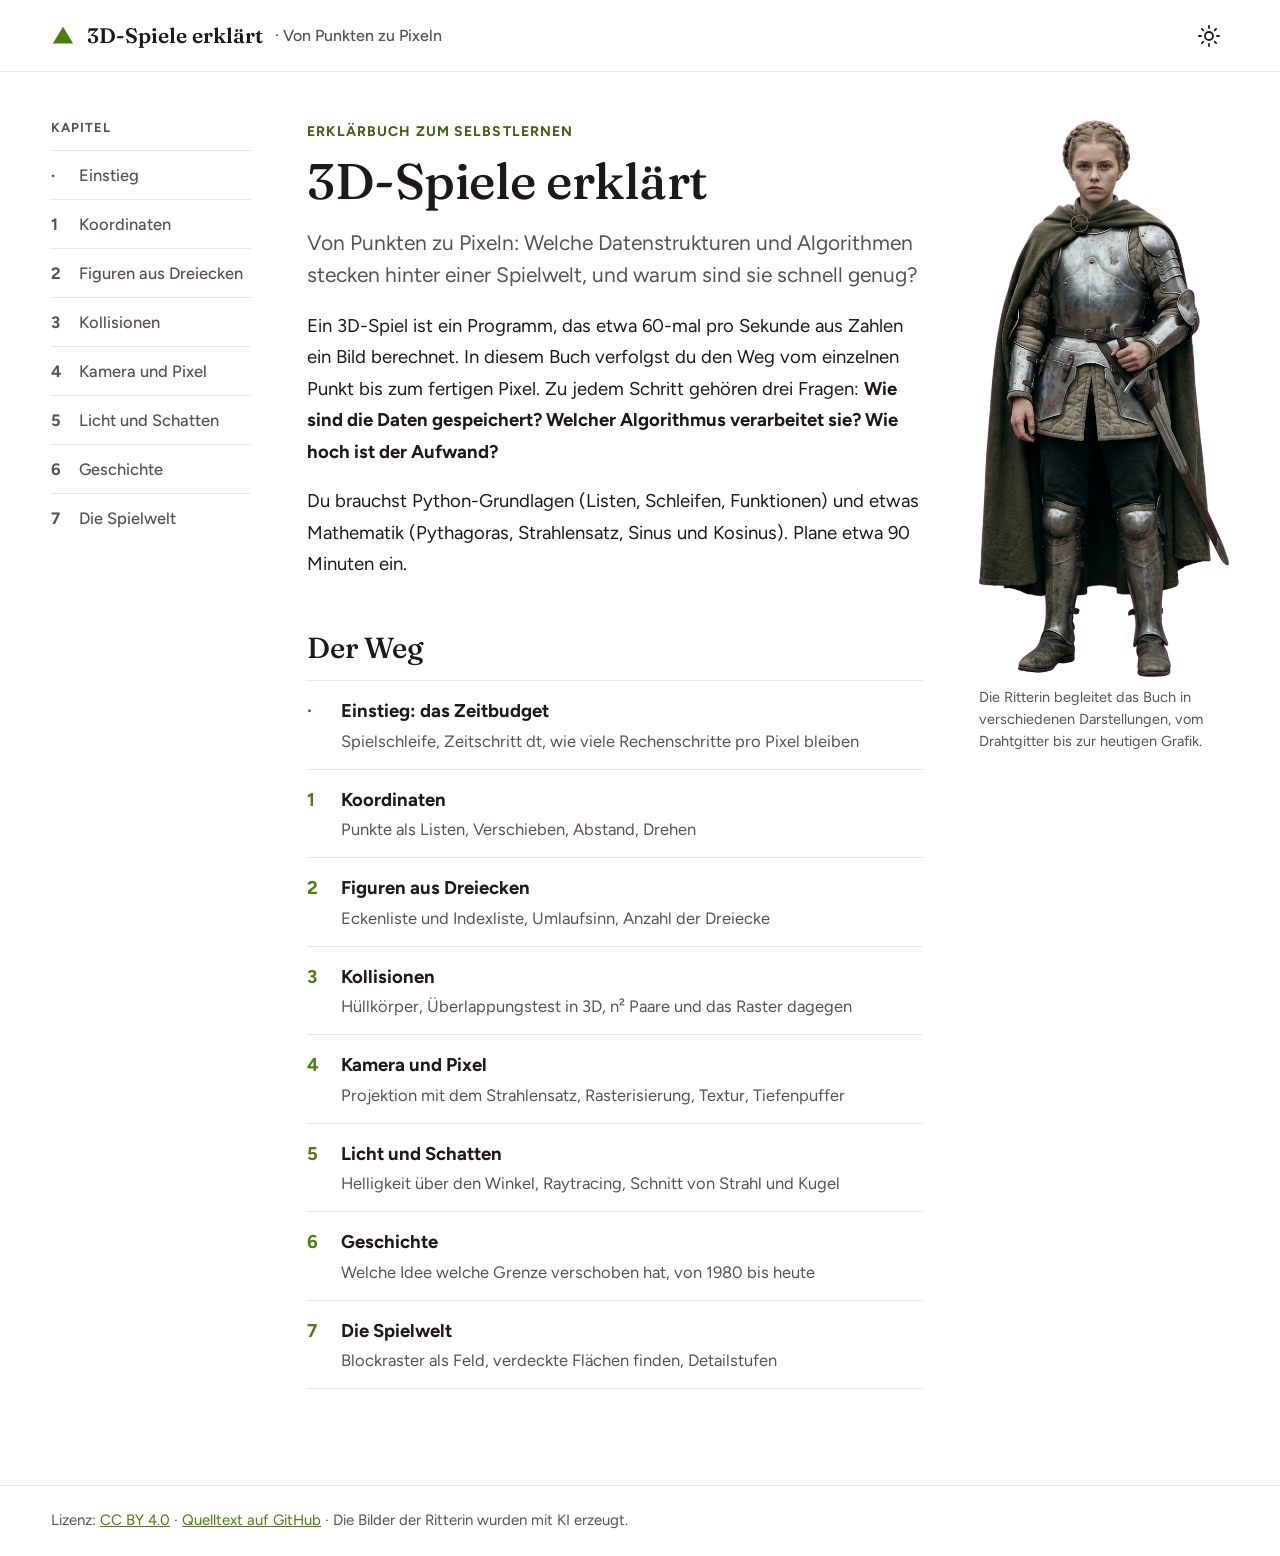
<file: index.html>
<!doctype html>
<html lang="de">
<head>
<meta charset="utf-8">
<meta name="viewport" content="width=device-width,initial-scale=1">
<title>Start – 3D-Spiele erklärt</title>
<link rel="icon" href="favicon.svg" type="image/svg+xml">
<link rel="alternate icon" href="favicon.ico">
<link rel="stylesheet" href="style.css">
</head>
<body data-page="0" data-fig="img/s6-heute.png" data-cap="Die Ritterin begleitet das Buch in verschiedenen Darstellungen, vom Drahtgitter bis zur heutigen Grafik.">
<main>
<div class="eyebrow">ERKLÄRBUCH ZUM SELBSTLERNEN</div>
<h1>3D-Spiele erklärt</h1>
<p class="lead">Von Punkten zu Pixeln: Welche Datenstrukturen und Algorithmen stecken hinter einer Spielwelt, und warum sind sie schnell genug?</p>
<p>Ein 3D-Spiel ist ein Programm, das etwa 60-mal pro Sekunde aus Zahlen ein Bild berechnet. In diesem Buch verfolgst du den Weg vom einzelnen Punkt bis zum fertigen Pixel. Zu jedem Schritt gehören drei Fragen: <b>Wie sind die Daten gespeichert? Welcher Algorithmus verarbeitet sie? Wie hoch ist der Aufwand?</b></p>
<p>Du brauchst Python-Grundlagen (Listen, Schleifen, Funktionen) und etwas Mathematik (Pythagoras, Strahlensatz, Sinus und Kosinus). Plane etwa 90 Minuten ein.</p>
<h2>Der Weg</h2>
<div style="margin-top:14px">
<a class="row" href="00-einstieg.html"><b>·</b><div><strong>Einstieg: das Zeitbudget</strong><span>Spielschleife, Zeitschritt dt, wie viele Rechenschritte pro Pixel bleiben</span></div></a>
<a class="row" href="01-koordinaten.html"><b>1</b><div><strong>Koordinaten</strong><span>Punkte als Listen, Verschieben, Abstand, Drehen</span></div></a>
<a class="row" href="02-figuren.html"><b>2</b><div><strong>Figuren aus Dreiecken</strong><span>Eckenliste und Indexliste, Umlaufsinn, Anzahl der Dreiecke</span></div></a>
<a class="row" href="03-kollision.html"><b>3</b><div><strong>Kollisionen</strong><span>Hüllkörper, Überlappungstest in 3D, n² Paare und das Raster dagegen</span></div></a>
<a class="row" href="04-kamera.html"><b>4</b><div><strong>Kamera und Pixel</strong><span>Projektion mit dem Strahlensatz, Rasterisierung, Textur, Tiefenpuffer</span></div></a>
<a class="row" href="05-licht.html"><b>5</b><div><strong>Licht und Schatten</strong><span>Helligkeit über den Winkel, Raytracing, Schnitt von Strahl und Kugel</span></div></a>
<a class="row" href="06-geschichte.html"><b>6</b><div><strong>Geschichte</strong><span>Welche Idee welche Grenze verschoben hat, von 1980 bis heute</span></div></a>
<a class="row" href="07-weltmodell.html"><b>7</b><div><strong>Die Spielwelt</strong><span>Blockraster als Feld, verdeckte Flächen finden, Detailstufen</span></div></a>
</div>
</main>
<script src="js/mini3d.js"></script>
<script src="js/site.js"></script>

</body>
</html>
</file>
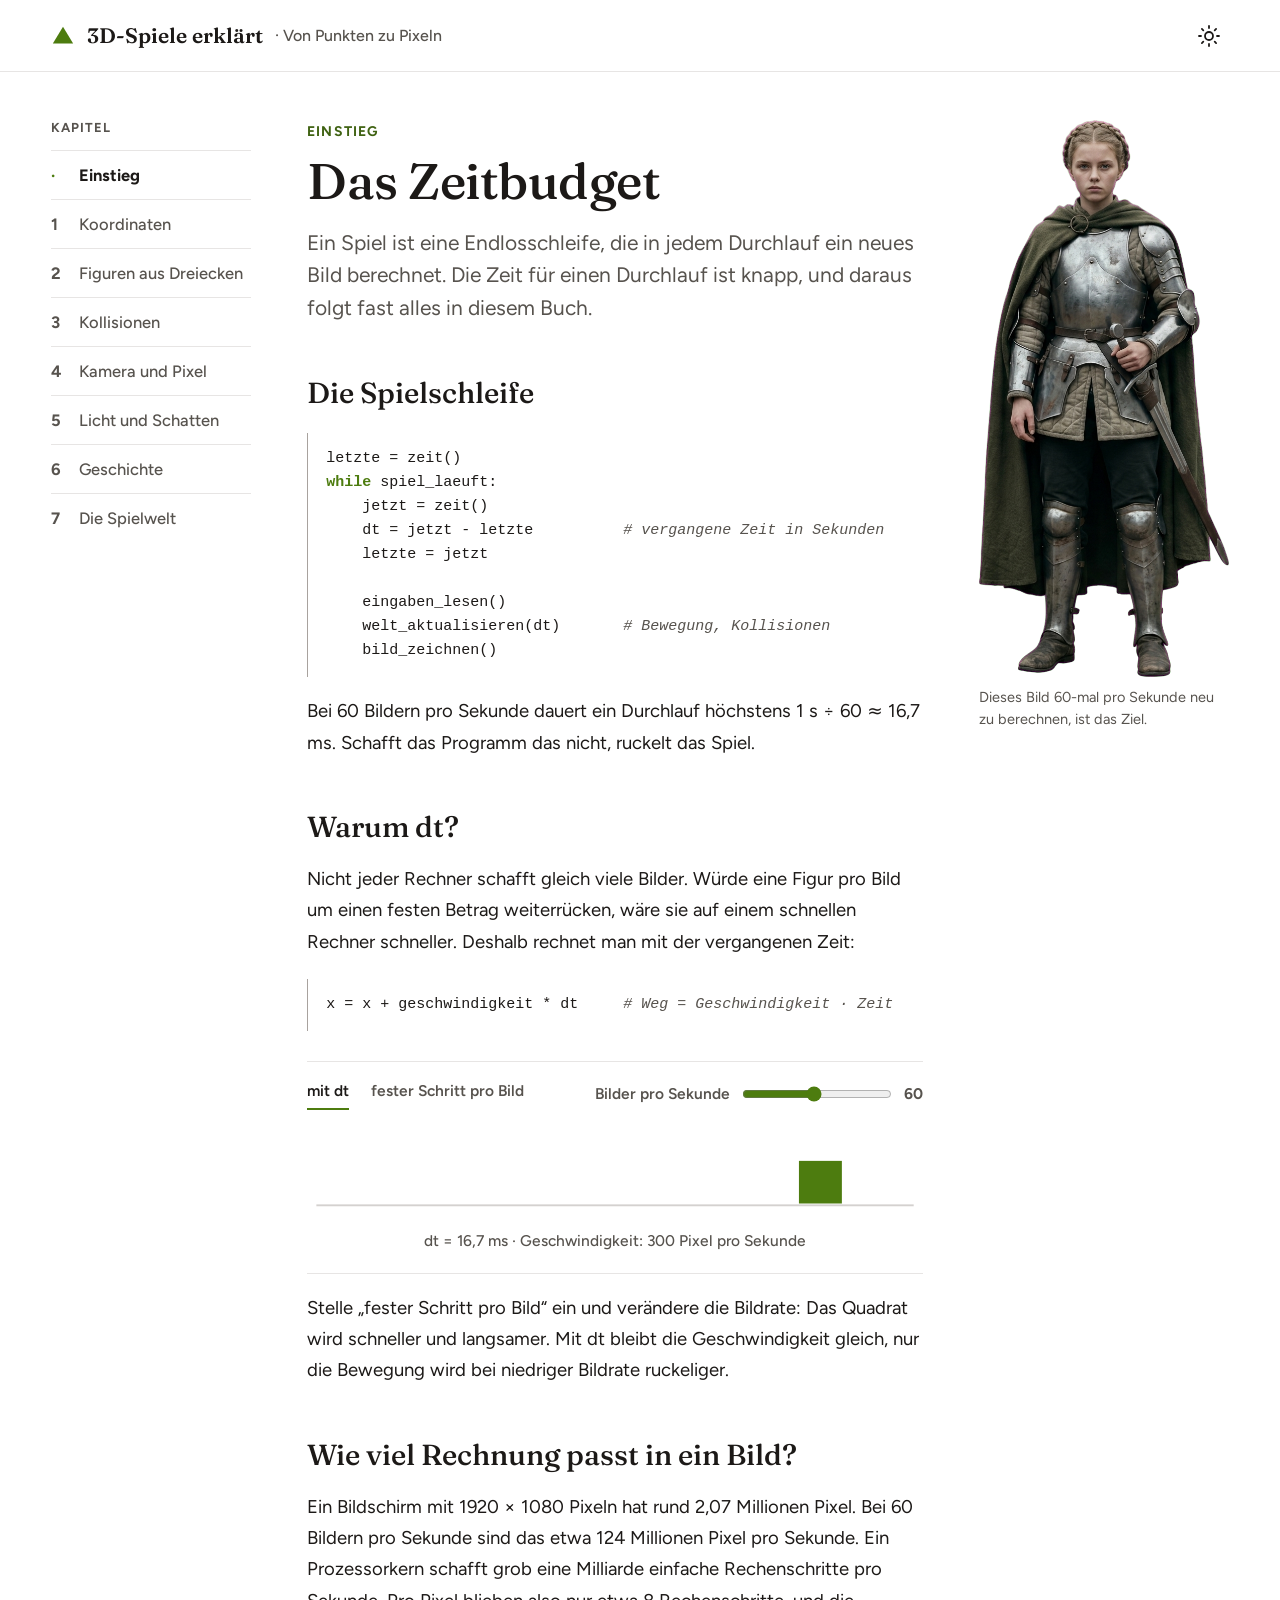
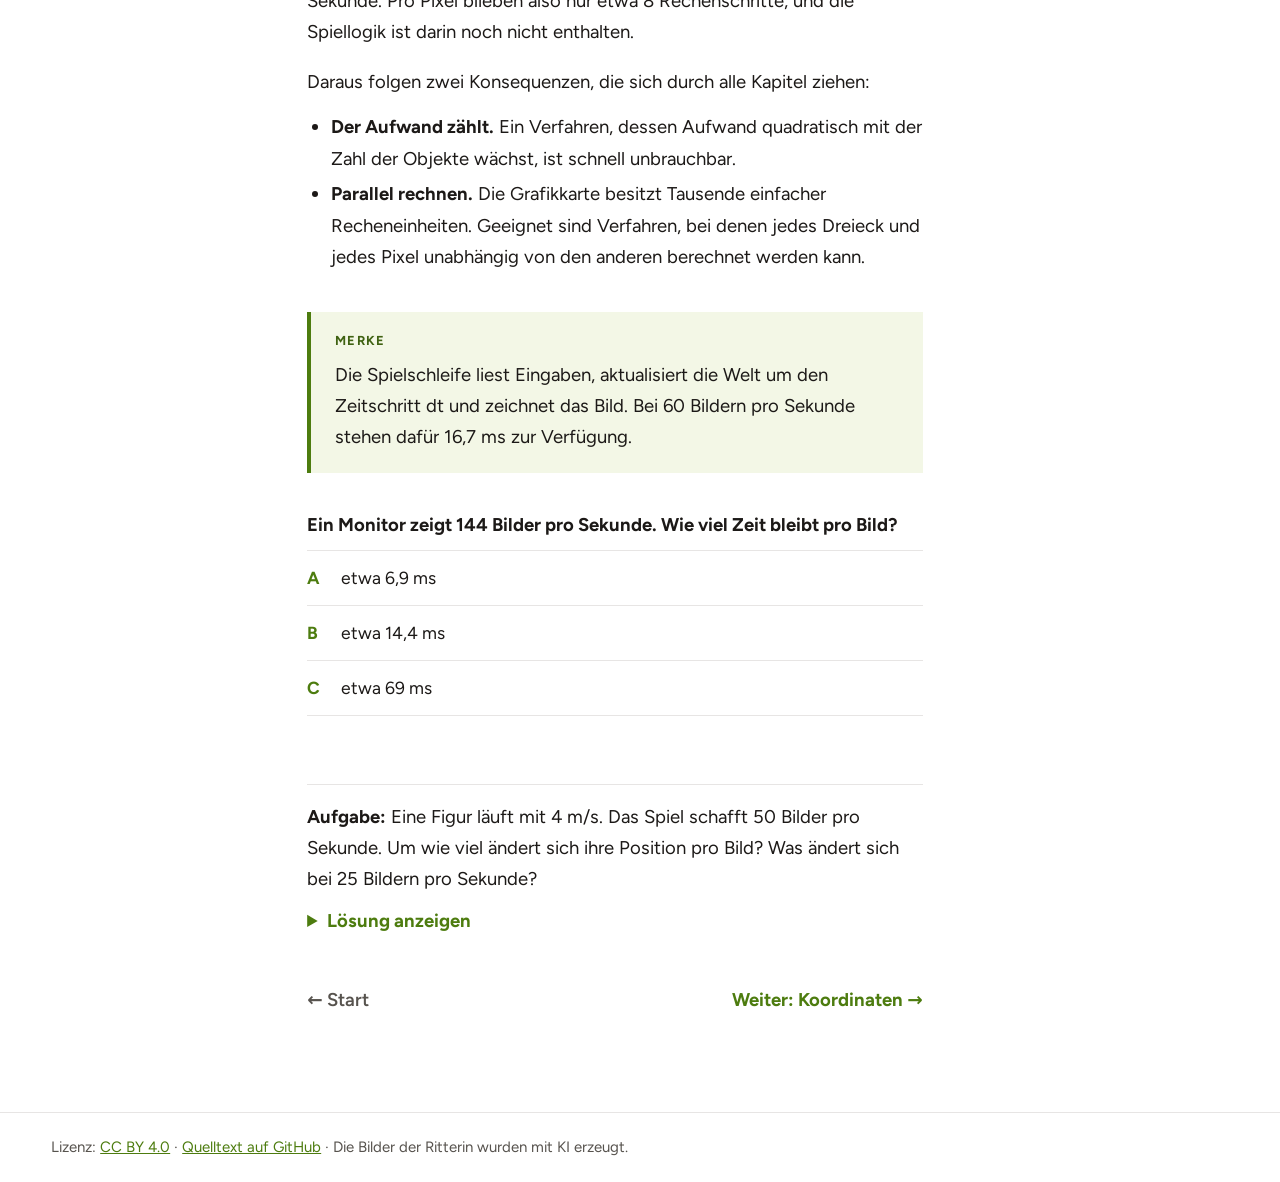
<file: 00-einstieg.html>
<!doctype html>
<html lang="de">
<head>
<meta charset="utf-8">
<meta name="viewport" content="width=device-width,initial-scale=1">
<title>Einstieg – 3D-Spiele erklärt</title>
<link rel="icon" href="favicon.svg" type="image/svg+xml">
<link rel="alternate icon" href="favicon.ico">
<link rel="stylesheet" href="style.css">
</head>
<body data-page="1" data-fig="img/s6-heute.png" data-cap="Dieses Bild 60-mal pro Sekunde neu zu berechnen, ist das Ziel.">
<main>
<div class="eyebrow">EINSTIEG</div>
<h1>Das Zeitbudget</h1>
<p class="lead">Ein Spiel ist eine Endlosschleife, die in jedem Durchlauf ein neues Bild berechnet. Die Zeit für einen Durchlauf ist knapp, und daraus folgt fast alles in diesem Buch.</p>
<h2>Die Spielschleife</h2>
<pre><code>letzte = zeit()
<span class="hk">while</span> spiel_laeuft:
    jetzt = zeit()
    dt = jetzt - letzte          <span class="hc"># vergangene Zeit in Sekunden</span>
    letzte = jetzt

    eingaben_lesen()
    welt_aktualisieren(dt)       <span class="hc"># Bewegung, Kollisionen</span>
    bild_zeichnen()</code></pre>
<p>Bei 60 Bildern pro Sekunde dauert ein Durchlauf höchstens 1 s ÷ 60 ≈ 16,7 ms. Schafft das Programm das nicht, ruckelt das Spiel.</p>
<h2>Warum dt?</h2>
<p>Nicht jeder Rechner schafft gleich viele Bilder. Würde eine Figur pro Bild um einen festen Betrag weiterrücken, wäre sie auf einem schnellen Rechner schneller. Deshalb rechnet man mit der vergangenen Zeit:</p>
<pre><code>x = x + geschwindigkeit * dt     <span class="hc"># Weg = Geschwindigkeit · Zeit</span></code></pre>
<div class="demo">
 <div class="bar"><div class="tabs" id="tabs" data-for><button class="on" data-m="dt">mit dt</button><button data-m="fest">fester Schritt pro Bild</button></div>
 <label class="sl">Bilder pro Sekunde <input id="fps" type="range" min="5" max="120" value="60"><b id="fpsv">60</b></label></div>
 <canvas id="c" role="img" aria-label="Quadrat, das hin und her läuft"></canvas>
 <div class="info" id="info"></div>
</div>
<p>Stelle „fester Schritt pro Bild“ ein und verändere die Bildrate: Das Quadrat wird schneller und langsamer. Mit dt bleibt die Geschwindigkeit gleich, nur die Bewegung wird bei niedriger Bildrate ruckeliger.</p>
<h2>Wie viel Rechnung passt in ein Bild?</h2>
<p>Ein Bildschirm mit 1920 × 1080 Pixeln hat rund 2,07 Millionen Pixel. Bei 60 Bildern pro Sekunde sind das etwa 124 Millionen Pixel pro Sekunde. Ein Prozessorkern schafft grob eine Milliarde einfache Rechenschritte pro Sekunde. Pro Pixel blieben also nur etwa 8 Rechenschritte, und die Spiellogik ist darin noch nicht enthalten.</p>
<p>Daraus folgen zwei Konsequenzen, die sich durch alle Kapitel ziehen:</p>
<ul><li><b>Der Aufwand zählt.</b> Ein Verfahren, dessen Aufwand quadratisch mit der Zahl der Objekte wächst, ist schnell unbrauchbar.</li>
<li><b>Parallel rechnen.</b> Die Grafikkarte besitzt Tausende einfacher Recheneinheiten. Geeignet sind Verfahren, bei denen jedes Dreieck und jedes Pixel unabhängig von den anderen berechnet werden kann.</li></ul>
<div class="merke"><div class="mt">Merke</div>Die Spielschleife liest Eingaben, aktualisiert die Welt um den Zeitschritt dt und zeichnet das Bild. Bei 60 Bildern pro Sekunde stehen dafür 16,7 ms zur Verfügung.</div>
<div class="quiz" data-q="Ein Monitor zeigt 144 Bilder pro Sekunde. Wie viel Zeit bleibt pro Bild?" data-c="0" data-why="1000 ms ÷ 144 ≈ 6,9 ms."><ul><li>etwa 6,9 ms</li><li>etwa 14,4 ms</li><li>etwa 69 ms</li></ul></div><div class="aufgabe"><p><b>Aufgabe:</b> Eine Figur läuft mit 4 m/s. Das Spiel schafft 50 Bilder pro Sekunde. Um wie viel ändert sich ihre Position pro Bild? Was ändert sich bei 25 Bildern pro Sekunde?</p><details><summary>Lösung anzeigen</summary><p>dt = 1 ÷ 50 = 0,02 s, also 4 · 0,02 = 0,08 m pro Bild. Bei 25 Bildern ist dt = 0,04 s und der Schritt 0,16 m. Pro Sekunde bleiben es in beiden Fällen 4 m.</p></details></div>
</main>
<script src="js/mini3d.js"></script>
<script src="js/site.js"></script>
<script>
const c=document.getElementById("c"),W=660,H=110,ctx=M3D.setup(c,W,H),fps=document.getElementById("fps");
let x=20,dir=1,acc=0,last=performance.now(),mode="dt";
function draw(){ctx.clearRect(0,0,W,H);ctx.strokeStyle=M3D.css("--bd2");ctx.lineWidth=1;ctx.beginPath();ctx.moveTo(10,92);ctx.lineTo(W-10,92);ctx.stroke();
 ctx.fillStyle=M3D.css("--ac");ctx.fillRect(x,44,46,46);}
function loop(t){const d=Math.min(.2,(t-last)/1000);last=t;acc+=d;const step=1/+fps.value;
 while(acc>=step){acc-=step;x+=dir*(mode==="dt"?300*step:5);if(x>W-58){x=W-58;dir=-1}if(x<12){x=12;dir=1}}
 draw();requestAnimationFrame(loop);}
requestAnimationFrame(loop);
function info(){const f=+fps.value;document.getElementById("fpsv").textContent=f;
 document.getElementById("info").textContent="dt = "+M3D.de(1000/f,1)+" ms · Geschwindigkeit: "+(mode==="dt"?"300 Pixel pro Sekunde":(5*f)+" Pixel pro Sekunde (5 Pixel pro Bild)");}
fps.oninput=info;document.getElementById("tabs").addEventListener("click",e=>{const b=e.target.closest("button");if(b){mode=b.dataset.m;info();}});info();
</script>
</body>
</html>
</file>
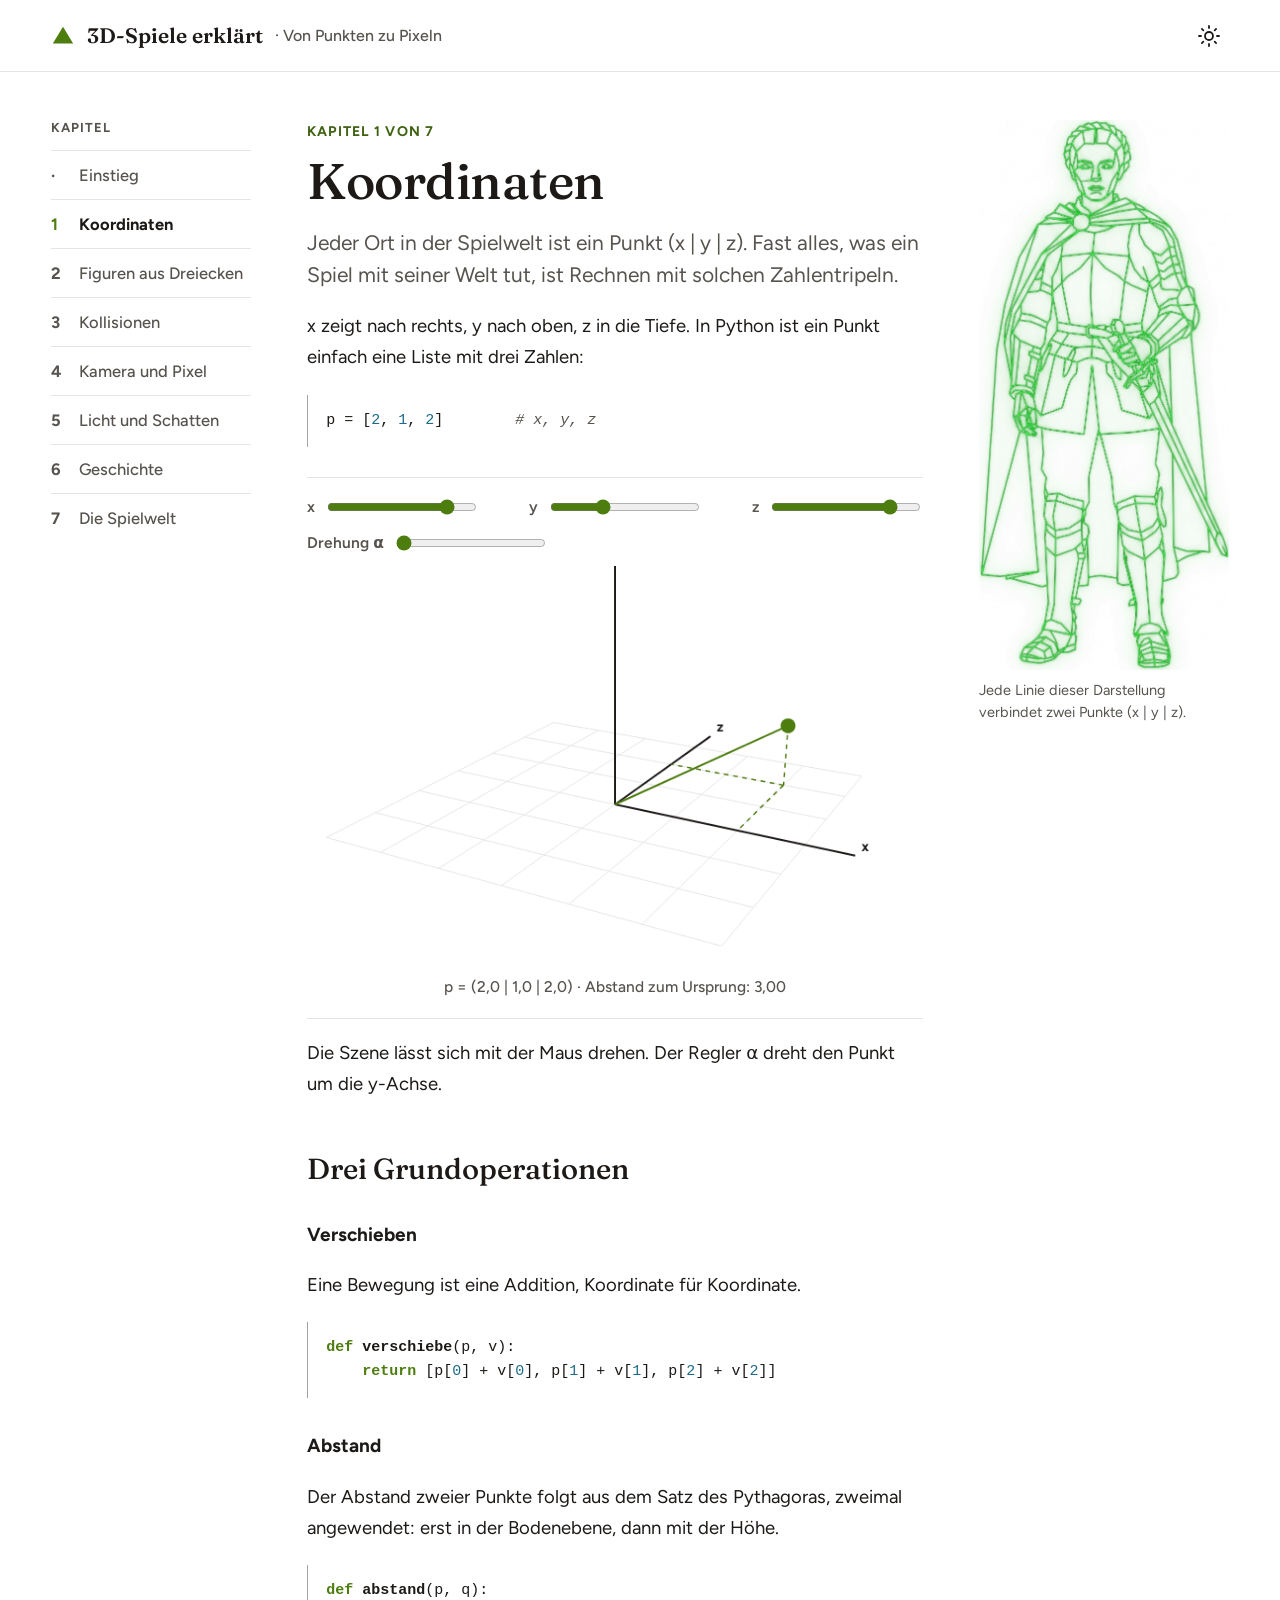
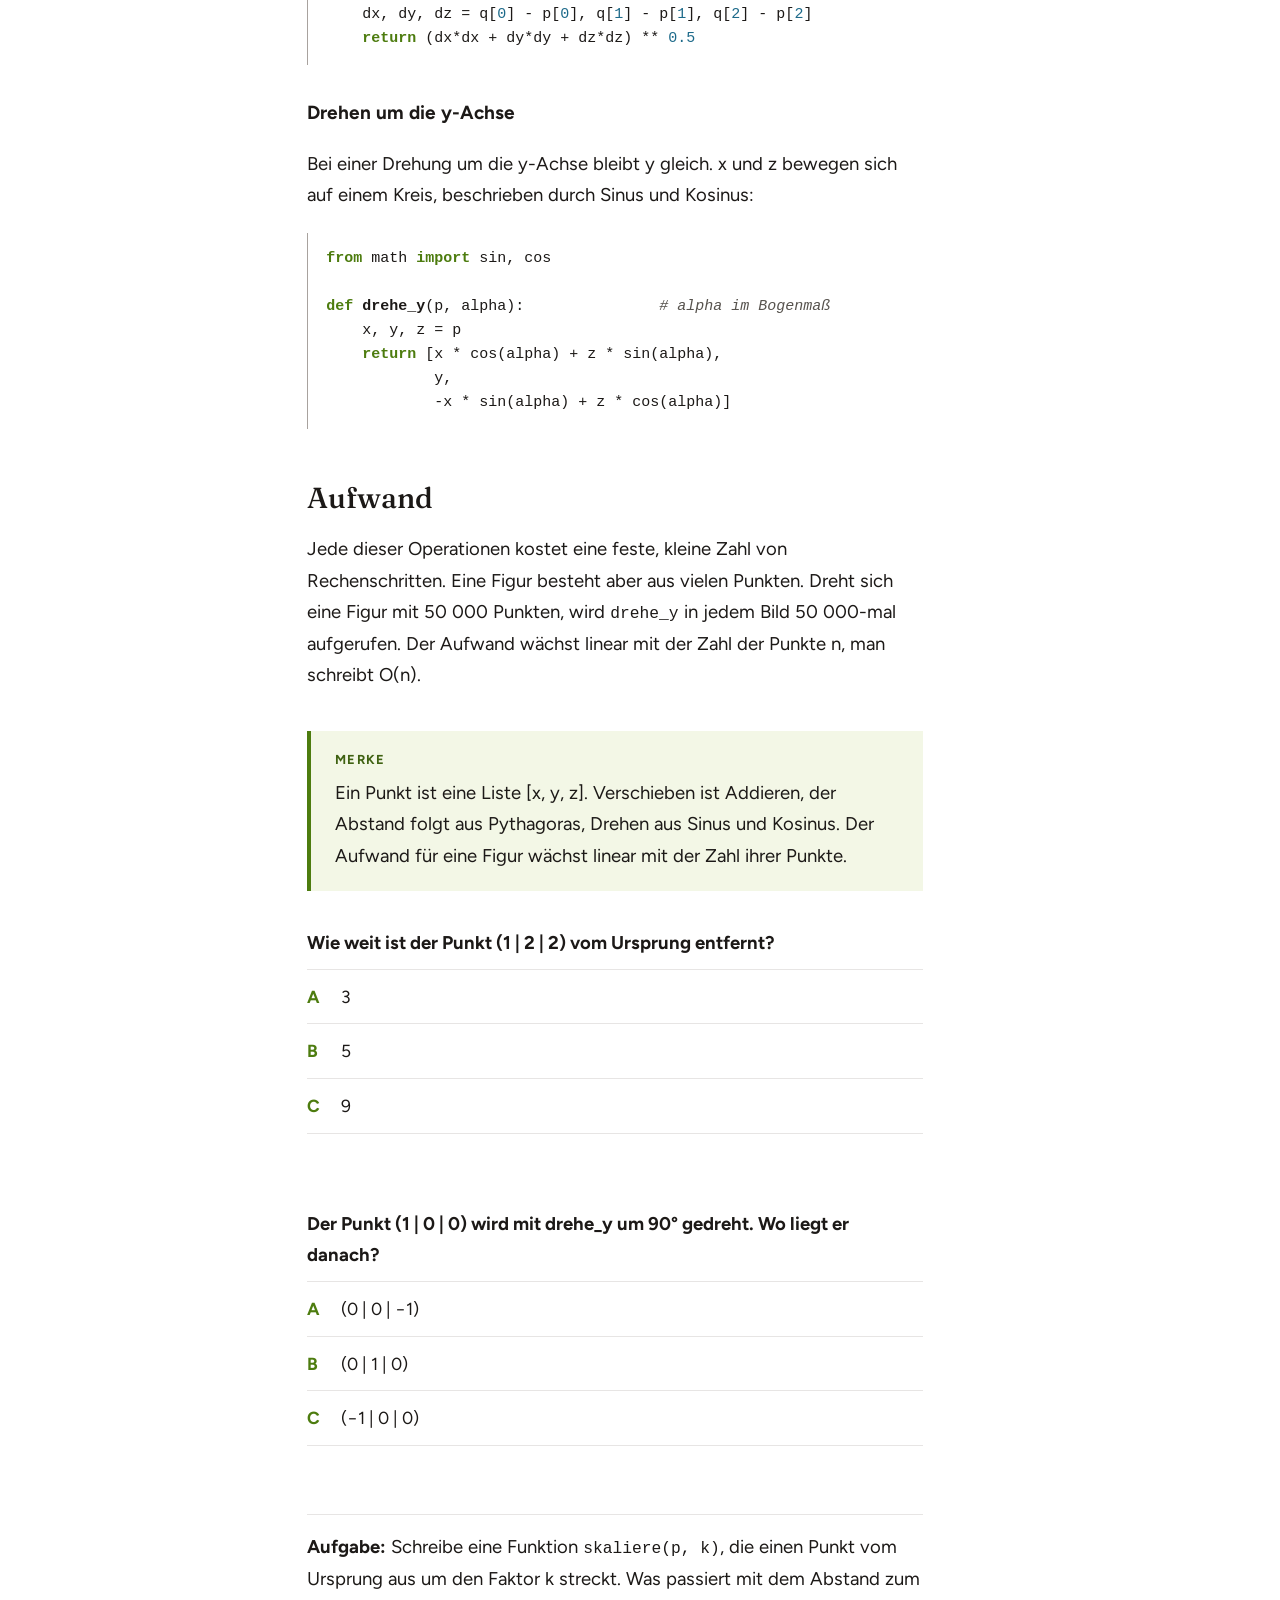
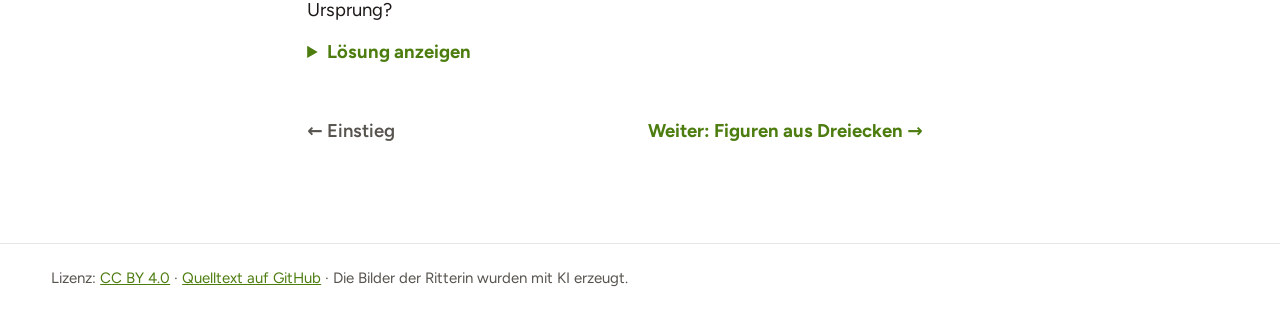
<file: 01-koordinaten.html>
<!doctype html>
<html lang="de">
<head>
<meta charset="utf-8">
<meta name="viewport" content="width=device-width,initial-scale=1">
<title>Koordinaten – 3D-Spiele erklärt</title>
<link rel="icon" href="favicon.svg" type="image/svg+xml">
<link rel="alternate icon" href="favicon.ico">
<link rel="stylesheet" href="style.css">
</head>
<body data-page="2" data-fig="img/s2-draht.png" data-cap="Jede Linie dieser Darstellung verbindet zwei Punkte (x | y | z).">
<main>
<div class="eyebrow">KAPITEL 1 VON 7</div>
<h1>Koordinaten</h1>
<p class="lead">Jeder Ort in der Spielwelt ist ein Punkt (x | y | z). Fast alles, was ein Spiel mit seiner Welt tut, ist Rechnen mit solchen Zahlentripeln.</p>
<p>x zeigt nach rechts, y nach oben, z in die Tiefe. In Python ist ein Punkt einfach eine Liste mit drei Zahlen:</p>
<pre><code>p = [<span class="hn">2</span>, <span class="hn">1</span>, <span class="hn">2</span>]        <span class="hc"># x, y, z</span></code></pre>
<div class="demo">
 <div class="bar"><label class="sl">x <input id="x" type="range" min="-3" max="3" step="0.5" value="2"></label><label class="sl">y <input id="y" type="range" min="0" max="3" step="0.5" value="1"></label><label class="sl">z <input id="z" type="range" min="-3" max="3" step="0.5" value="2"></label><label class="sl">Drehung α <input id="a" type="range" min="0" max="360" step="5" value="0"></label></div>
 <canvas id="c" role="img" aria-label="Koordinatensystem mit Punkt"></canvas>
 <div class="info" id="info"></div>
</div>
<p>Die Szene lässt sich mit der Maus drehen. Der Regler α dreht den Punkt um die y-Achse.</p>
<h2>Drei Grundoperationen</h2>
<h3>Verschieben</h3>
<p>Eine Bewegung ist eine Addition, Koordinate für Koordinate.</p>
<pre><code><span class="hk">def</span> <span class="hd">verschiebe</span>(p, v):
    <span class="hk">return</span> [p[<span class="hn">0</span>] + v[<span class="hn">0</span>], p[<span class="hn">1</span>] + v[<span class="hn">1</span>], p[<span class="hn">2</span>] + v[<span class="hn">2</span>]]</code></pre>
<h3 id="abstand">Abstand</h3>
<p>Der Abstand zweier Punkte folgt aus dem Satz des Pythagoras, zweimal angewendet: erst in der Bodenebene, dann mit der Höhe.</p>
<pre><code><span class="hk">def</span> <span class="hd">abstand</span>(p, q):
    dx, dy, dz = q[<span class="hn">0</span>] - p[<span class="hn">0</span>], q[<span class="hn">1</span>] - p[<span class="hn">1</span>], q[<span class="hn">2</span>] - p[<span class="hn">2</span>]
    <span class="hk">return</span> (dx*dx + dy*dy + dz*dz) ** <span class="hn">0.5</span></code></pre>
<h3>Drehen um die y-Achse</h3>
<p>Bei einer Drehung um die y-Achse bleibt y gleich. x und z bewegen sich auf einem Kreis, beschrieben durch Sinus und Kosinus:</p>
<pre><code><span class="hk">from</span> math <span class="hk">import</span> sin, cos

<span class="hk">def</span> <span class="hd">drehe_y</span>(p, alpha):               <span class="hc"># alpha im Bogenmaß</span>
    x, y, z = p
    <span class="hk">return</span> [x * cos(alpha) + z * sin(alpha),
            y,
            -x * sin(alpha) + z * cos(alpha)]</code></pre>
<h2>Aufwand</h2>
<p>Jede dieser Operationen kostet eine feste, kleine Zahl von Rechenschritten. Eine Figur besteht aber aus vielen Punkten. Dreht sich eine Figur mit 50 000 Punkten, wird <code>drehe_y</code> in jedem Bild 50 000-mal aufgerufen. Der Aufwand wächst linear mit der Zahl der Punkte n, man schreibt O(n).</p>
<div class="merke"><div class="mt">Merke</div>Ein Punkt ist eine Liste [x, y, z]. Verschieben ist Addieren, der Abstand folgt aus Pythagoras, Drehen aus Sinus und Kosinus. Der Aufwand für eine Figur wächst linear mit der Zahl ihrer Punkte.</div>
<div class="quiz" data-q="Wie weit ist der Punkt (1 | 2 | 2) vom Ursprung entfernt?" data-c="0" data-why="√(1 + 4 + 4) = √9 = 3."><ul><li>3</li><li>5</li><li>9</li></ul></div><div class="quiz" data-q="Der Punkt (1 | 0 | 0) wird mit drehe_y um 90° gedreht. Wo liegt er danach?" data-c="0" data-why="x′ = 1 · cos 90° = 0 und z′ = −1 · sin 90° = −1; y bleibt 0."><ul><li>(0 | 0 | −1)</li><li>(0 | 1 | 0)</li><li>(−1 | 0 | 0)</li></ul></div><div class="aufgabe"><p><b>Aufgabe:</b> Schreibe eine Funktion <code>skaliere(p, k)</code>, die einen Punkt vom Ursprung aus um den Faktor k streckt. Was passiert mit dem Abstand zum Ursprung?</p><details><summary>Lösung anzeigen</summary><p><code>return [p[0]*k, p[1]*k, p[2]*k]</code>. Der Abstand zum Ursprung wird ebenfalls mit k multipliziert.</p></details></div>
</main>
<script src="js/mini3d.js"></script>
<script src="js/site.js"></script>
<script>
const c=document.getElementById("c"),W=660,H=430,ctx=M3D.setup(c,W,H);
const st={ax:-0.4,ay:0.5},cam={cx:W/2,cy:H/2+40,dist:14,f:14,scale:70};
const g=i=>+document.getElementById(i).value;
function P(x,y,z){return M3D.project(M3D.rotX(M3D.rotY([x,y,z],st.ay),st.ax),cam);}
function line(a,b,col,w,dash){ctx.beginPath();ctx.setLineDash(dash||[]);ctx.moveTo(a[0],a[1]);ctx.lineTo(b[0],b[1]);ctx.strokeStyle=col;ctx.lineWidth=w;ctx.stroke();ctx.setLineDash([]);}
function draw(){ctx.clearRect(0,0,W,H);
 const tx=M3D.css("--tx"),ac=M3D.css("--ac"),bd=M3D.css("--bd"),mu=M3D.css("--mu");
 for(let i=-3;i<=3;i++){line(P(i,0,-3),P(i,0,3),bd,1);line(P(-3,0,i),P(3,0,i),bd,1);}
 const o=P(0,0,0);ctx.font=M3D.font(700);
 [["x",[3.7,0,0]],["y",[0,3.6,0]],["z",[0,0,3.7]]].forEach(([n,v])=>{const e=P(...v);line(o,e,tx,2);ctx.fillStyle=tx;ctx.fillText(n,e[0]+7,e[1]-5);});
 const al=g("a")*Math.PI/180,p0=[g("x"),g("y"),g("z")],p=M3D.rotY(p0,-al); // gleiche Formel wie drehe_y
 const q=[p0[0]*Math.cos(al)+p0[2]*Math.sin(al),p0[1],-p0[0]*Math.sin(al)+p0[2]*Math.cos(al)];
 if(al>0){ctx.beginPath();for(let t=0;t<=64;t++){const b=al*t/64,r=[p0[0]*Math.cos(b)+p0[2]*Math.sin(b),p0[1],-p0[0]*Math.sin(b)+p0[2]*Math.cos(b)],s=P(...r);t?ctx.lineTo(s[0],s[1]):ctx.moveTo(s[0],s[1]);}
  ctx.strokeStyle=mu;ctx.lineWidth=1.5;ctx.setLineDash([4,5]);ctx.stroke();ctx.setLineDash([]);}
 const s=P(...q),f=P(q[0],0,q[2]);
 line(s,f,ac,1.5,[5,5]);line(f,P(q[0],0,0),ac,1.5,[5,5]);line(f,P(0,0,q[2]),ac,1.5,[5,5]);line(o,s,ac,2);
 ctx.beginPath();ctx.arc(s[0],s[1],8,0,7);ctx.fillStyle=ac;ctx.fill();
 document.getElementById("info").textContent="p = ("+M3D.de(q[0])+" | "+M3D.de(q[1])+" | "+M3D.de(q[2])+") · Abstand zum Ursprung: "+M3D.de(Math.hypot(...q),2);}
["x","y","z","a"].forEach(i=>document.getElementById(i).oninput=draw);M3D.drag(c,st,draw);M3D.onTheme(draw);draw();
</script>
</body>
</html>
</file>
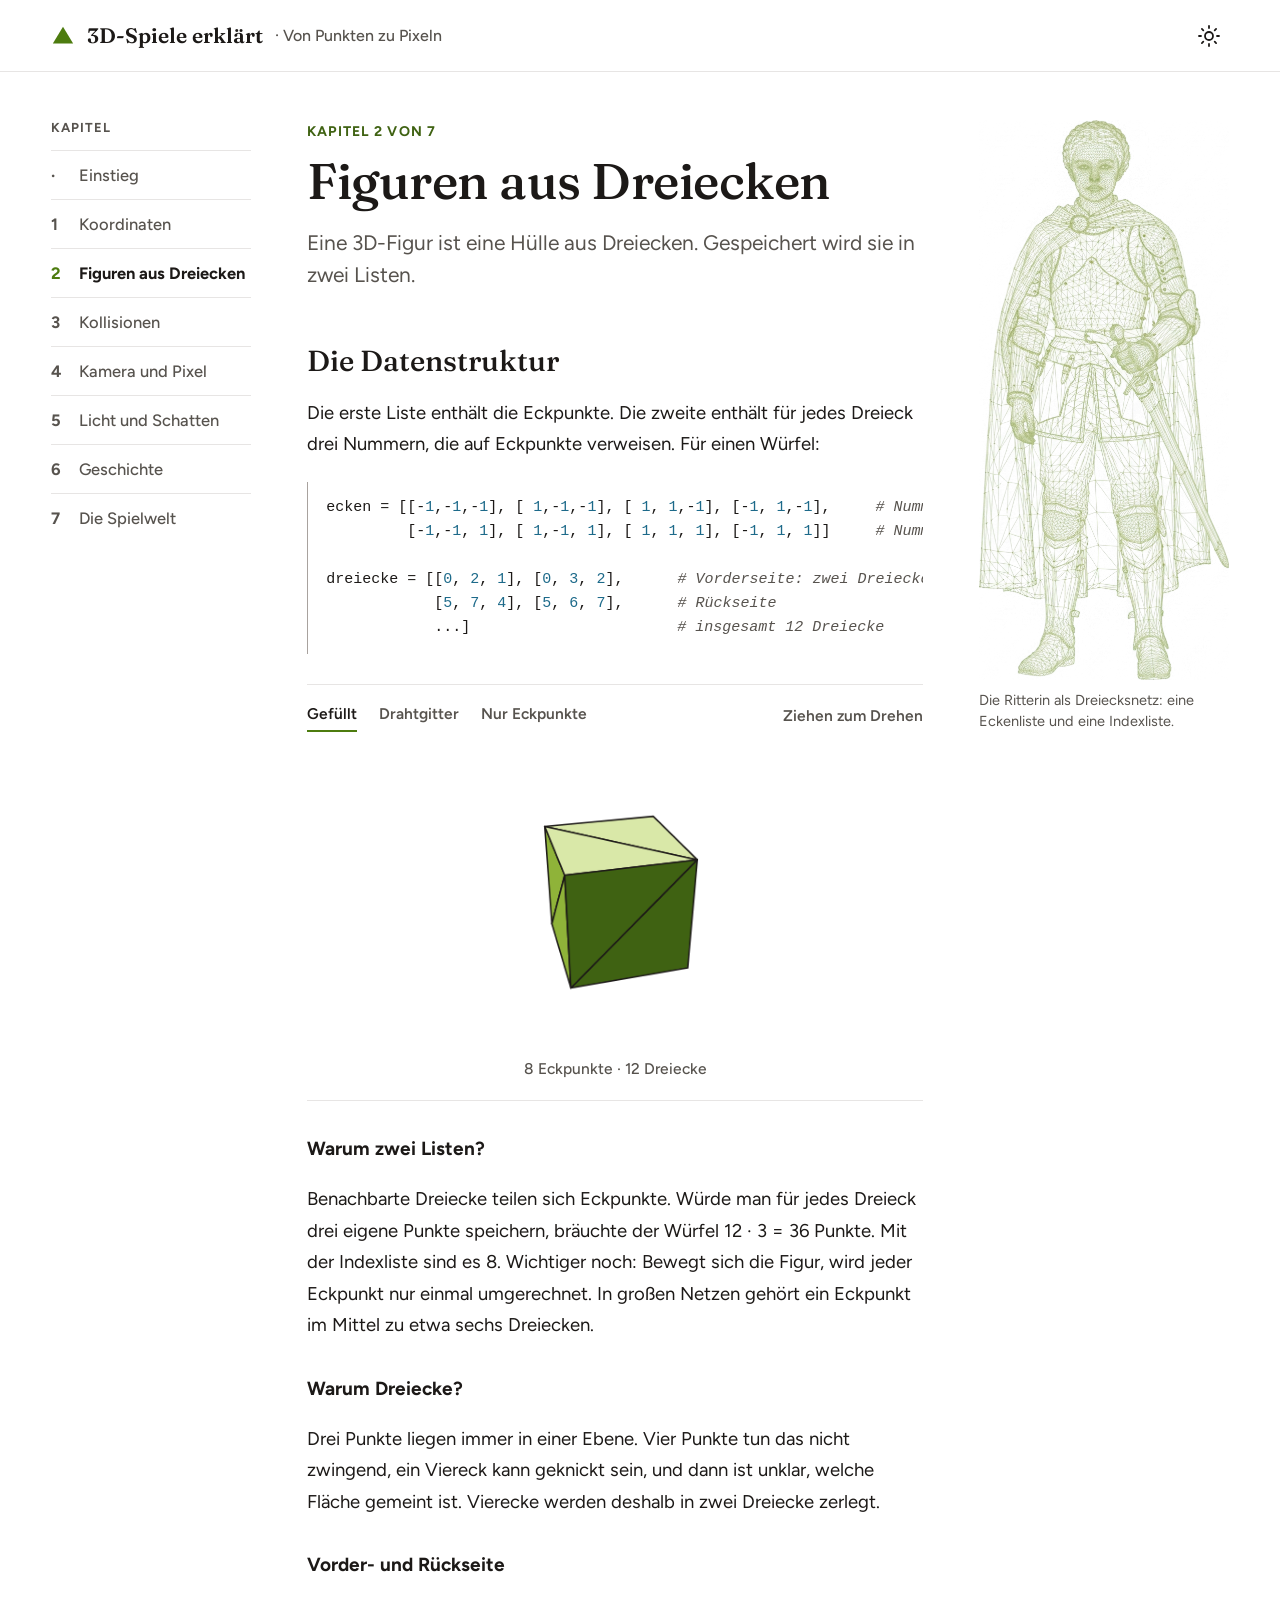
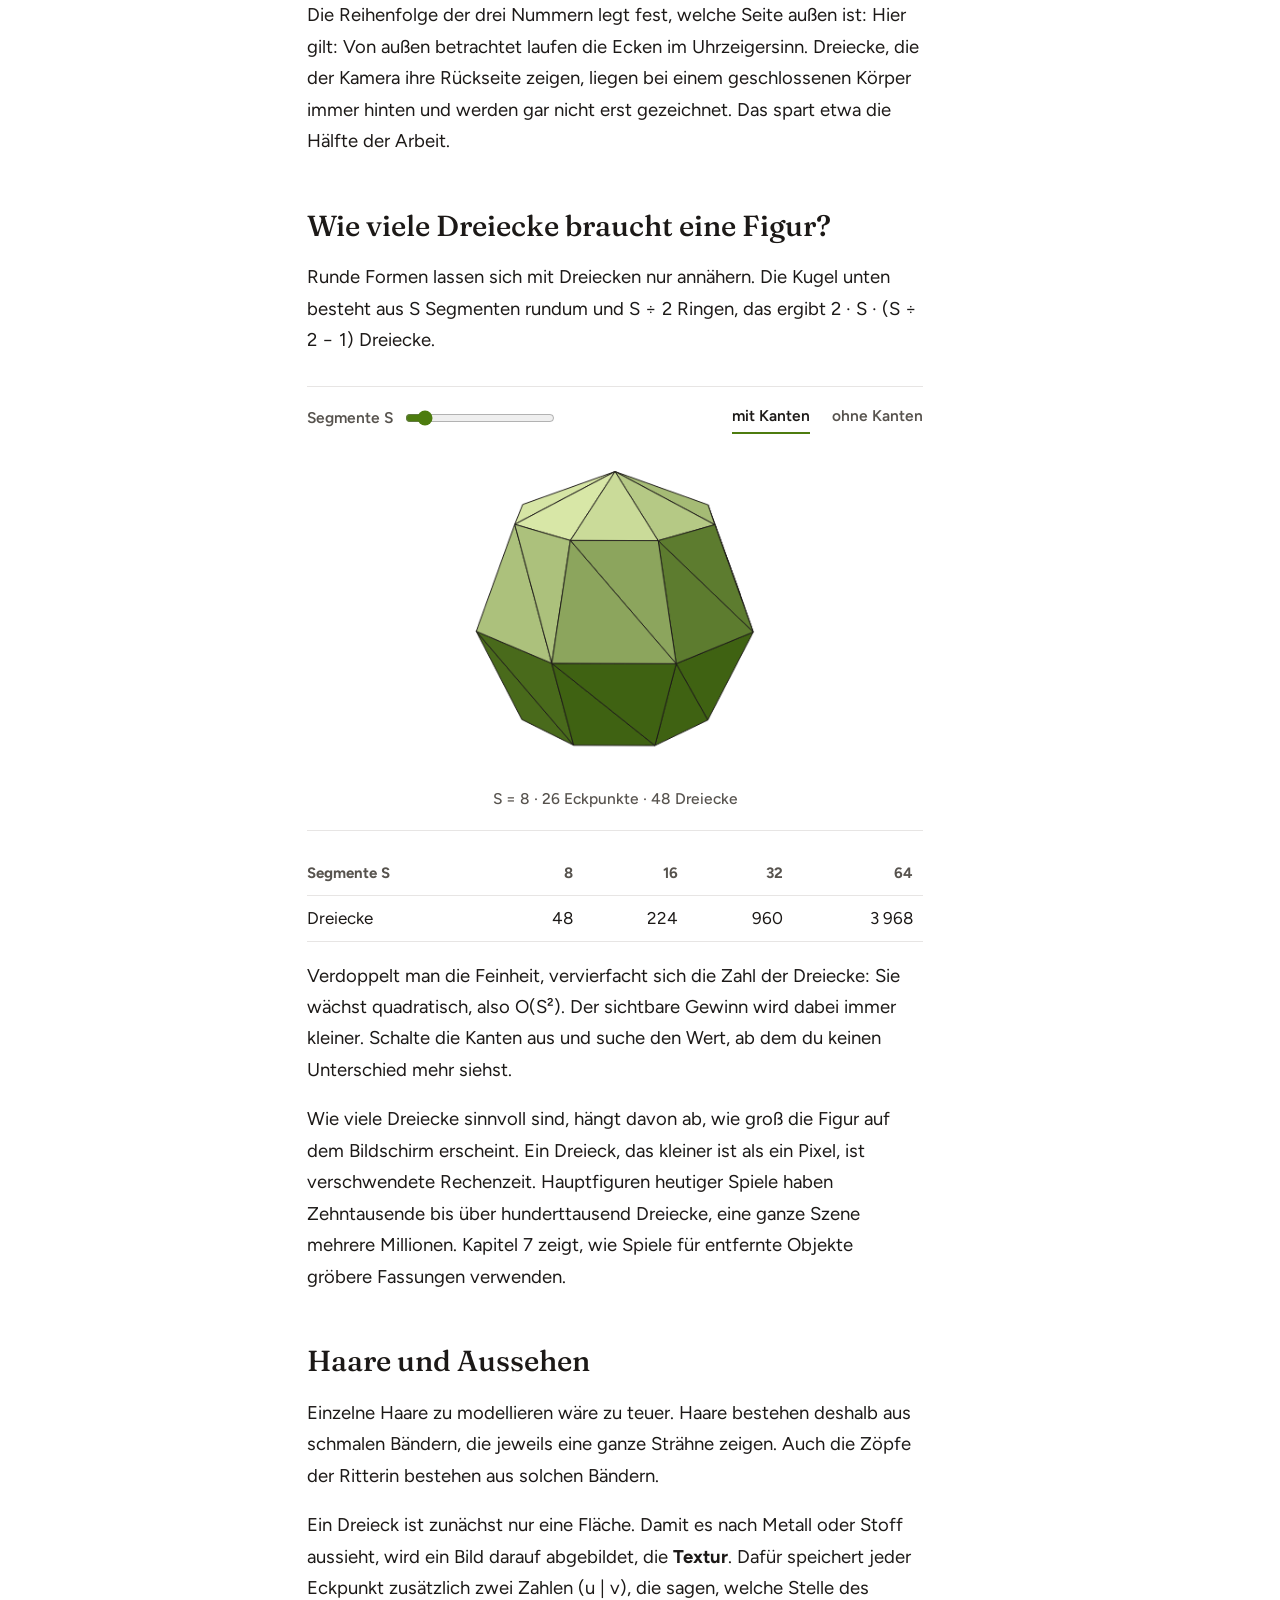
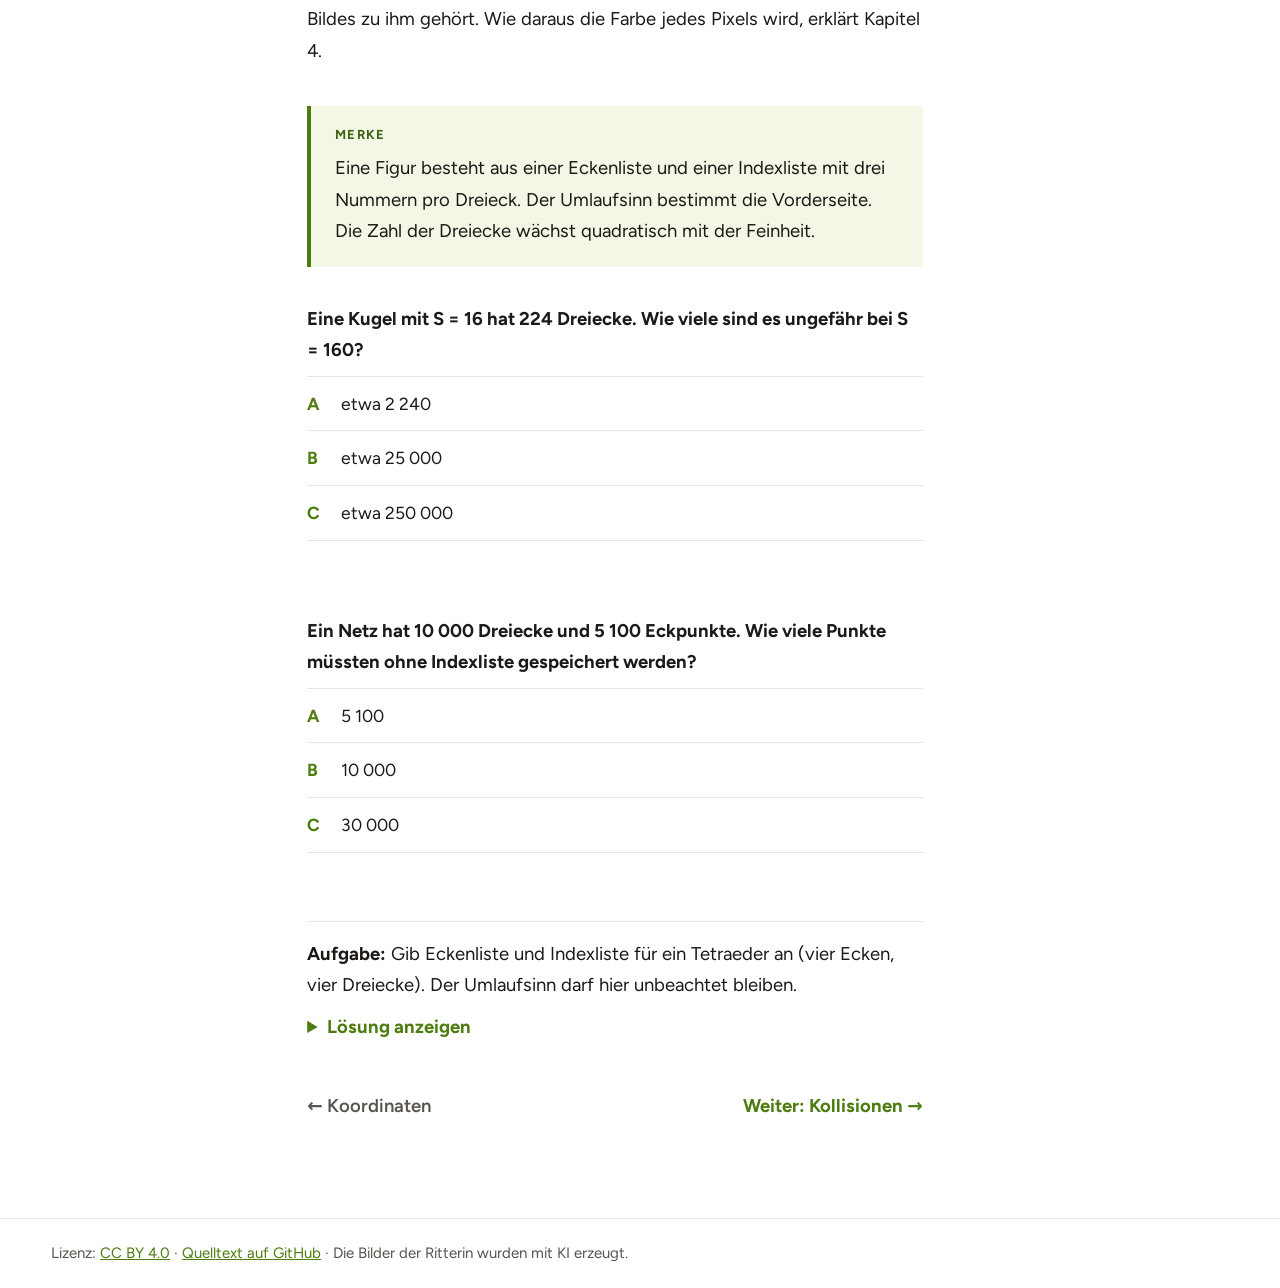
<file: 02-figuren.html>
<!doctype html>
<html lang="de">
<head>
<meta charset="utf-8">
<meta name="viewport" content="width=device-width,initial-scale=1">
<title>Figuren aus Dreiecken – 3D-Spiele erklärt</title>
<link rel="icon" href="favicon.svg" type="image/svg+xml">
<link rel="alternate icon" href="favicon.ico">
<link rel="stylesheet" href="style.css">
</head>
<body data-page="3" data-fig="img/s1-netz.png" data-cap="Die Ritterin als Dreiecksnetz: eine Eckenliste und eine Indexliste.">
<main>
<div class="eyebrow">KAPITEL 2 VON 7</div>
<h1>Figuren aus Dreiecken</h1>
<p class="lead">Eine 3D-Figur ist eine Hülle aus Dreiecken. Gespeichert wird sie in zwei Listen.</p>
<h2>Die Datenstruktur</h2>
<p>Die erste Liste enthält die Eckpunkte. Die zweite enthält für jedes Dreieck drei Nummern, die auf Eckpunkte verweisen. Für einen Würfel:</p>
<pre><code>ecken = [[-<span class="hn">1</span>,-<span class="hn">1</span>,-<span class="hn">1</span>], [ <span class="hn">1</span>,-<span class="hn">1</span>,-<span class="hn">1</span>], [ <span class="hn">1</span>, <span class="hn">1</span>,-<span class="hn">1</span>], [-<span class="hn">1</span>, <span class="hn">1</span>,-<span class="hn">1</span>],     <span class="hc"># Nummer 0 bis 3</span>
         [-<span class="hn">1</span>,-<span class="hn">1</span>, <span class="hn">1</span>], [ <span class="hn">1</span>,-<span class="hn">1</span>, <span class="hn">1</span>], [ <span class="hn">1</span>, <span class="hn">1</span>, <span class="hn">1</span>], [-<span class="hn">1</span>, <span class="hn">1</span>, <span class="hn">1</span>]]     <span class="hc"># Nummer 4 bis 7</span>

dreiecke = [[<span class="hn">0</span>, <span class="hn">2</span>, <span class="hn">1</span>], [<span class="hn">0</span>, <span class="hn">3</span>, <span class="hn">2</span>],      <span class="hc"># Vorderseite: zwei Dreiecke</span>
            [<span class="hn">5</span>, <span class="hn">7</span>, <span class="hn">4</span>], [<span class="hn">5</span>, <span class="hn">6</span>, <span class="hn">7</span>],      <span class="hc"># Rückseite</span>
            ...]                       <span class="hc"># insgesamt 12 Dreiecke</span></code></pre>
<div class="demo">
 <div class="bar"><div class="tabs" id="tabs" data-for><button class="on" data-m="fill">Gefüllt</button><button data-m="wire">Drahtgitter</button><button data-m="points">Nur Eckpunkte</button></div><span>Ziehen zum Drehen</span></div>
 <canvas id="c" role="img" aria-label="Würfel aus Dreiecken"></canvas>
 <div class="info">8 Eckpunkte · 12 Dreiecke</div>
</div>
<h3>Warum zwei Listen?</h3>
<p>Benachbarte Dreiecke teilen sich Eckpunkte. Würde man für jedes Dreieck drei eigene Punkte speichern, bräuchte der Würfel 12 · 3 = 36 Punkte. Mit der Indexliste sind es 8. Wichtiger noch: Bewegt sich die Figur, wird jeder Eckpunkt nur einmal umgerechnet. In großen Netzen gehört ein Eckpunkt im Mittel zu etwa sechs Dreiecken.</p>
<h3>Warum Dreiecke?</h3>
<p>Drei Punkte liegen immer in einer Ebene. Vier Punkte tun das nicht zwingend, ein Viereck kann geknickt sein, und dann ist unklar, welche Fläche gemeint ist. Vierecke werden deshalb in zwei Dreiecke zerlegt.</p>
<h3 id="rueckseite">Vorder- und Rückseite</h3>
<p>Die Reihenfolge der drei Nummern legt fest, welche Seite außen ist: Hier gilt: Von außen betrachtet laufen die Ecken im Uhrzeigersinn. Dreiecke, die der Kamera ihre Rückseite zeigen, liegen bei einem geschlossenen Körper immer hinten und werden gar nicht erst gezeichnet. Das spart etwa die Hälfte der Arbeit.</p>
<h2 id="anzahl">Wie viele Dreiecke braucht eine Figur?</h2>
<p>Runde Formen lassen sich mit Dreiecken nur annähern. Die Kugel unten besteht aus S Segmenten rundum und S ÷ 2 Ringen, das ergibt 2 · S · (S ÷ 2 − 1) Dreiecke.</p>
<div class="demo">
 <div class="bar"><label class="sl">Segmente S <input id="seg" type="range" min="4" max="48" step="2" value="8"></label><div class="tabs" id="t2" data-for><button class="on" data-m="1">mit Kanten</button><button data-m="0">ohne Kanten</button></div></div>
 <canvas id="k" role="img" aria-label="Kugel aus Dreiecken"></canvas>
 <div class="info" id="kinfo"></div>
</div>
<table><tr><th>Segmente S</th><th>8</th><th>16</th><th>32</th><th>64</th></tr><tr><td>Dreiecke</td><td>48</td><td>224</td><td>960</td><td>3 968</td></tr></table>
<p>Verdoppelt man die Feinheit, vervierfacht sich die Zahl der Dreiecke: Sie wächst quadratisch, also O(S²). Der sichtbare Gewinn wird dabei immer kleiner. Schalte die Kanten aus und suche den Wert, ab dem du keinen Unterschied mehr siehst.</p>
<p>Wie viele Dreiecke sinnvoll sind, hängt davon ab, wie groß die Figur auf dem Bildschirm erscheint. Ein Dreieck, das kleiner ist als ein Pixel, ist verschwendete Rechenzeit. Hauptfiguren heutiger Spiele haben Zehntausende bis über hunderttausend Dreiecke, eine ganze Szene mehrere Millionen. Kapitel 7 zeigt, wie Spiele für entfernte Objekte gröbere Fassungen verwenden.</p>
<h2 id="aussehen">Haare und Aussehen</h2>
<p>Einzelne Haare zu modellieren wäre zu teuer. Haare bestehen deshalb aus schmalen Bändern, die jeweils eine ganze Strähne zeigen. Auch die Zöpfe der Ritterin bestehen aus solchen Bändern.</p>
<p>Ein Dreieck ist zunächst nur eine Fläche. Damit es nach Metall oder Stoff aussieht, wird ein Bild darauf abgebildet, die <b>Textur</b>. Dafür speichert jeder Eckpunkt zusätzlich zwei Zahlen (u | v), die sagen, welche Stelle des Bildes zu ihm gehört. Wie daraus die Farbe jedes Pixels wird, erklärt Kapitel 4.</p>
<div class="merke"><div class="mt">Merke</div>Eine Figur besteht aus einer Eckenliste und einer Indexliste mit drei Nummern pro Dreieck. Der Umlaufsinn bestimmt die Vorderseite. Die Zahl der Dreiecke wächst quadratisch mit der Feinheit.</div>
<div class="quiz" data-q="Eine Kugel mit S = 16 hat 224 Dreiecke. Wie viele sind es ungefähr bei S = 160?" data-c="1" data-why="Zehnfache Feinheit, etwa hundertfache Zahl: 2 · 160 · 79 = 25 280."><ul><li>etwa 2 240</li><li>etwa 25 000</li><li>etwa 250 000</li></ul></div><div class="quiz" data-q="Ein Netz hat 10 000 Dreiecke und 5 100 Eckpunkte. Wie viele Punkte müssten ohne Indexliste gespeichert werden?" data-c="2" data-why="Drei eigene Punkte pro Dreieck: 30 000."><ul><li>5 100</li><li>10 000</li><li>30 000</li></ul></div><div class="aufgabe"><p><b>Aufgabe:</b> Gib Eckenliste und Indexliste für ein Tetraeder an (vier Ecken, vier Dreiecke). Der Umlaufsinn darf hier unbeachtet bleiben.</p><details><summary>Lösung anzeigen</summary><p>Zum Beispiel <code>ecken = [[0,0,0],[1,0,0],[0,1,0],[0,0,1]]</code> und <code>dreiecke = [[0,1,2],[0,1,3],[0,2,3],[1,2,3]]</code>. Jede Kombination aus drei der vier Ecken ist ein Dreieck.</p></details></div>
</main>
<script src="js/mini3d.js"></script>
<script src="js/site.js"></script>
<script>
(function(){
const c=document.getElementById("c"),W=660,H=330,ctx=M3D.setup(c,W,H),mesh=M3D.cube(1.2);
const st={ax:-0.5,ay:0.7,auto:true};let mode="fill";const cam={cx:W/2,cy:H/2,dist:10,f:10,scale:52};
function draw(){ctx.clearRect(0,0,W,H);M3D.drawMesh(ctx,mesh,{ax:st.ax,ay:st.ay,cam,mode,points:mode!=="fill"});}
M3D.drag(c,st,draw);M3D.onTheme(draw);
document.getElementById("tabs").addEventListener("click",e=>{const b=e.target.closest("button");if(b){mode=b.dataset.m;draw();}});
(function loop(){if(st.auto){st.ay+=0.006;draw();}requestAnimationFrame(loop);})();
})();
(function(){
const c=document.getElementById("k"),W=660,H=360,ctx=M3D.setup(c,W,H),seg=document.getElementById("seg");
const st={ax:-0.35,ay:0.4};let lines=true,mesh;const cam={cx:W/2,cy:H/2,dist:10,f:10,scale:105};
function draw(){const S=+seg.value;mesh=M3D.sphere(S,S/2,1.45);ctx.clearRect(0,0,W,H);
 M3D.drawMesh(ctx,mesh,{ax:st.ax,ay:st.ay,cam,mode:"fill",smooth:true,lines,lw:1});
 document.getElementById("kinfo").textContent="S = "+S+" · "+mesh.v.length+" Eckpunkte · "+mesh.t.length+" Dreiecke";}
seg.oninput=draw;M3D.drag(c,st,draw);M3D.onTheme(draw);
document.getElementById("t2").addEventListener("click",e=>{const b=e.target.closest("button");if(b){lines=b.dataset.m==="1";draw();}});draw();
})();
</script>
</body>
</html>
</file>
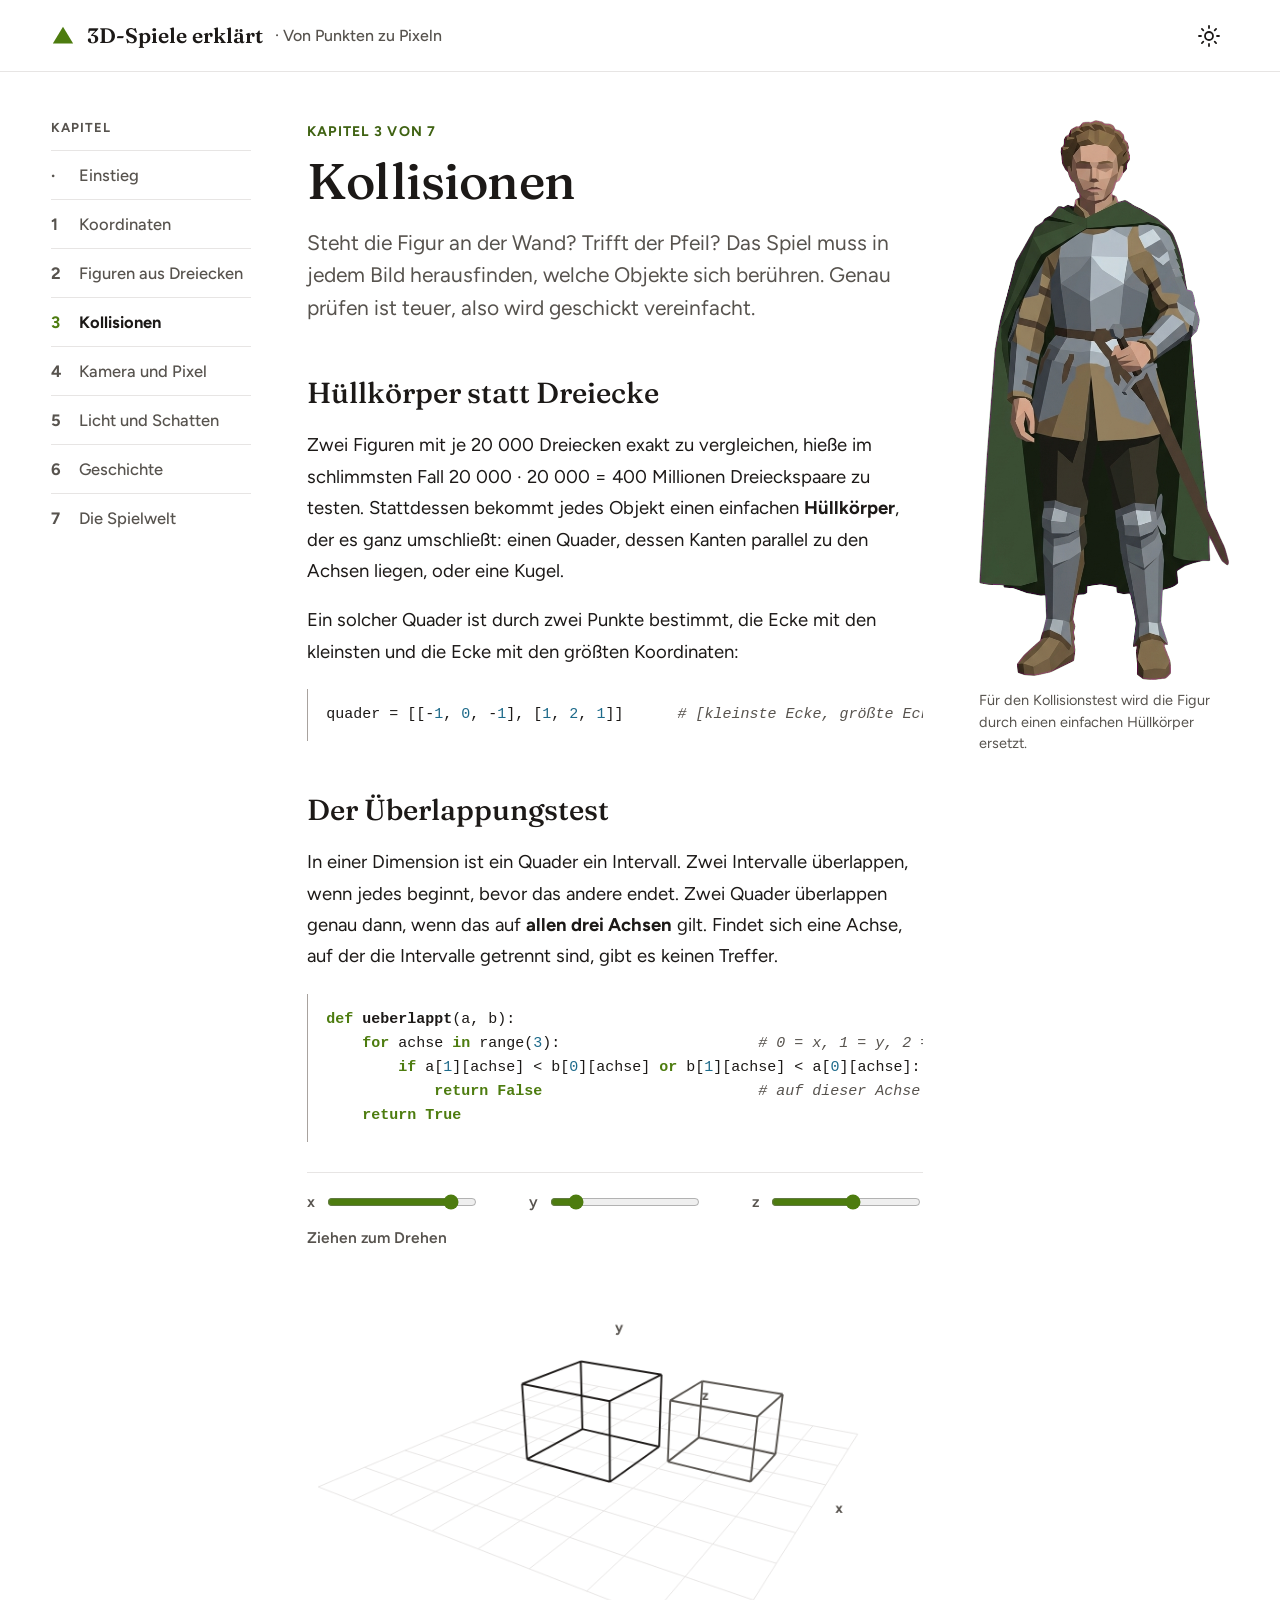
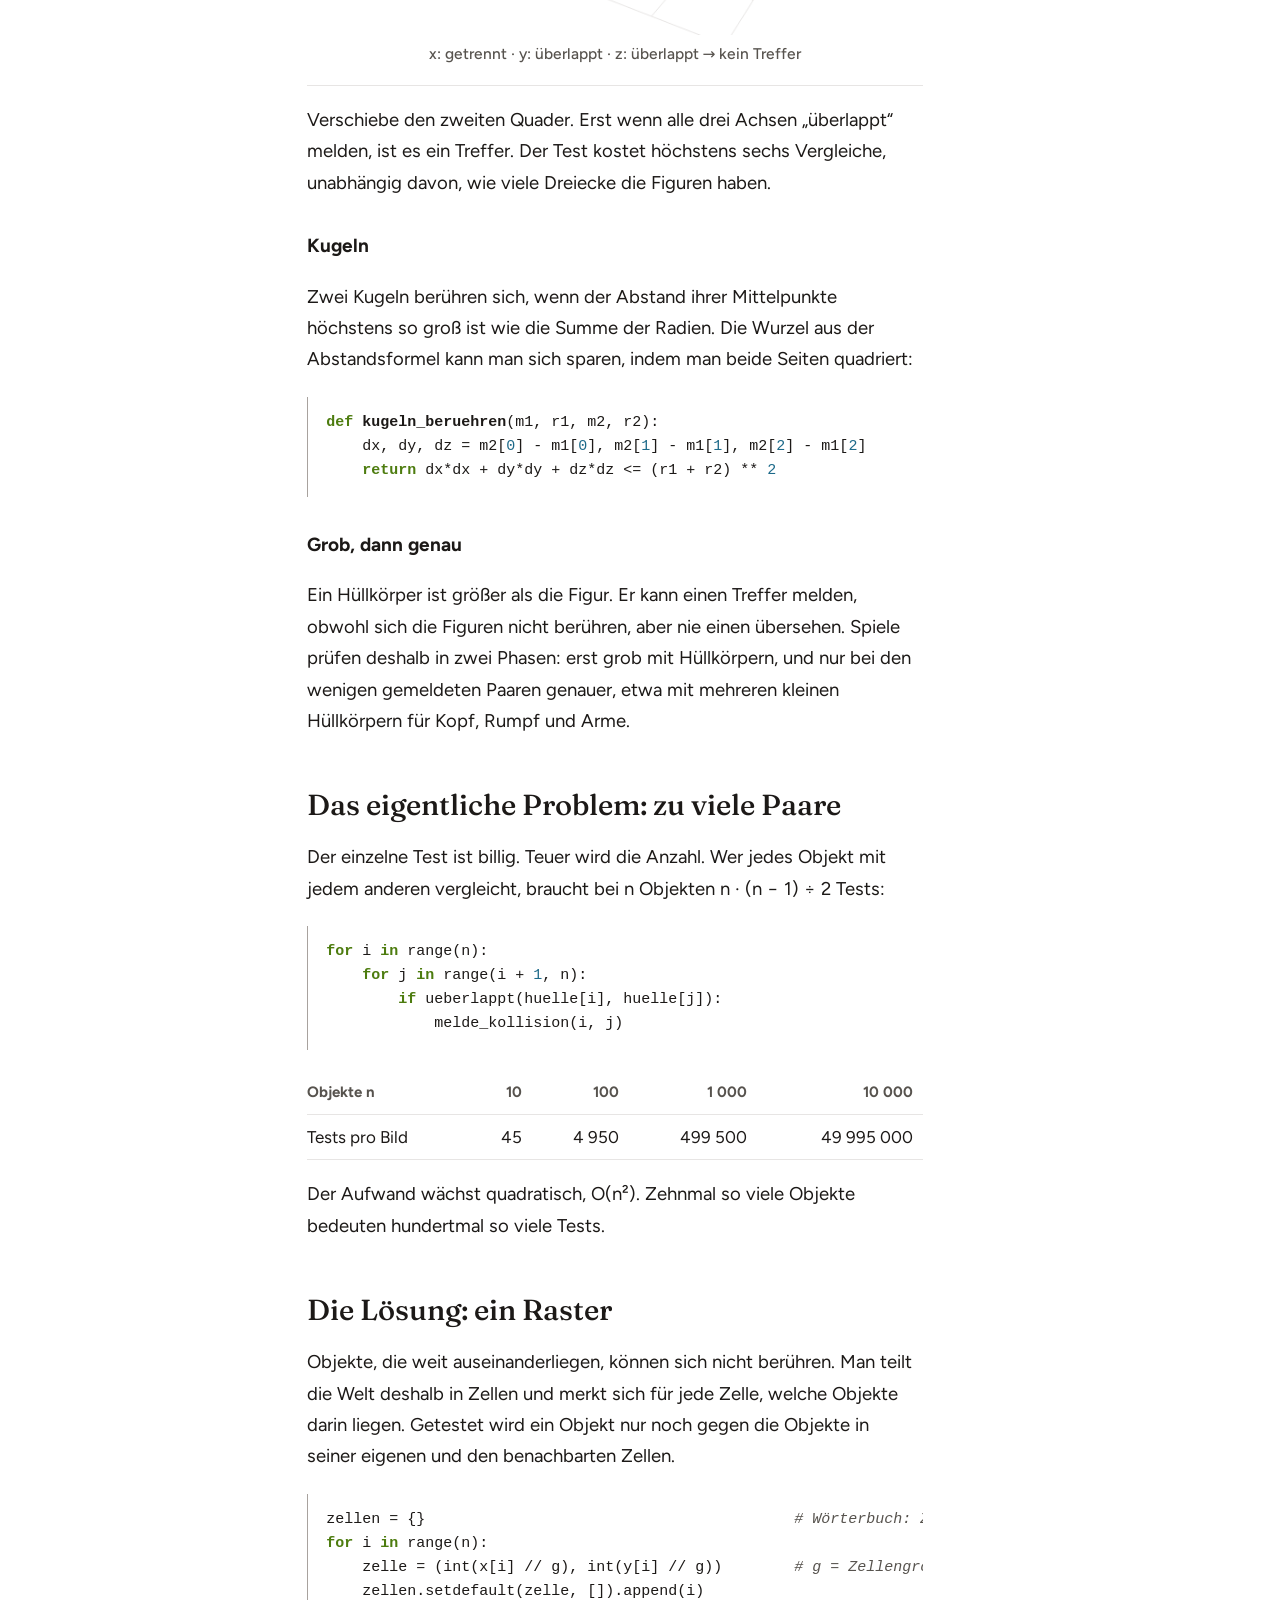
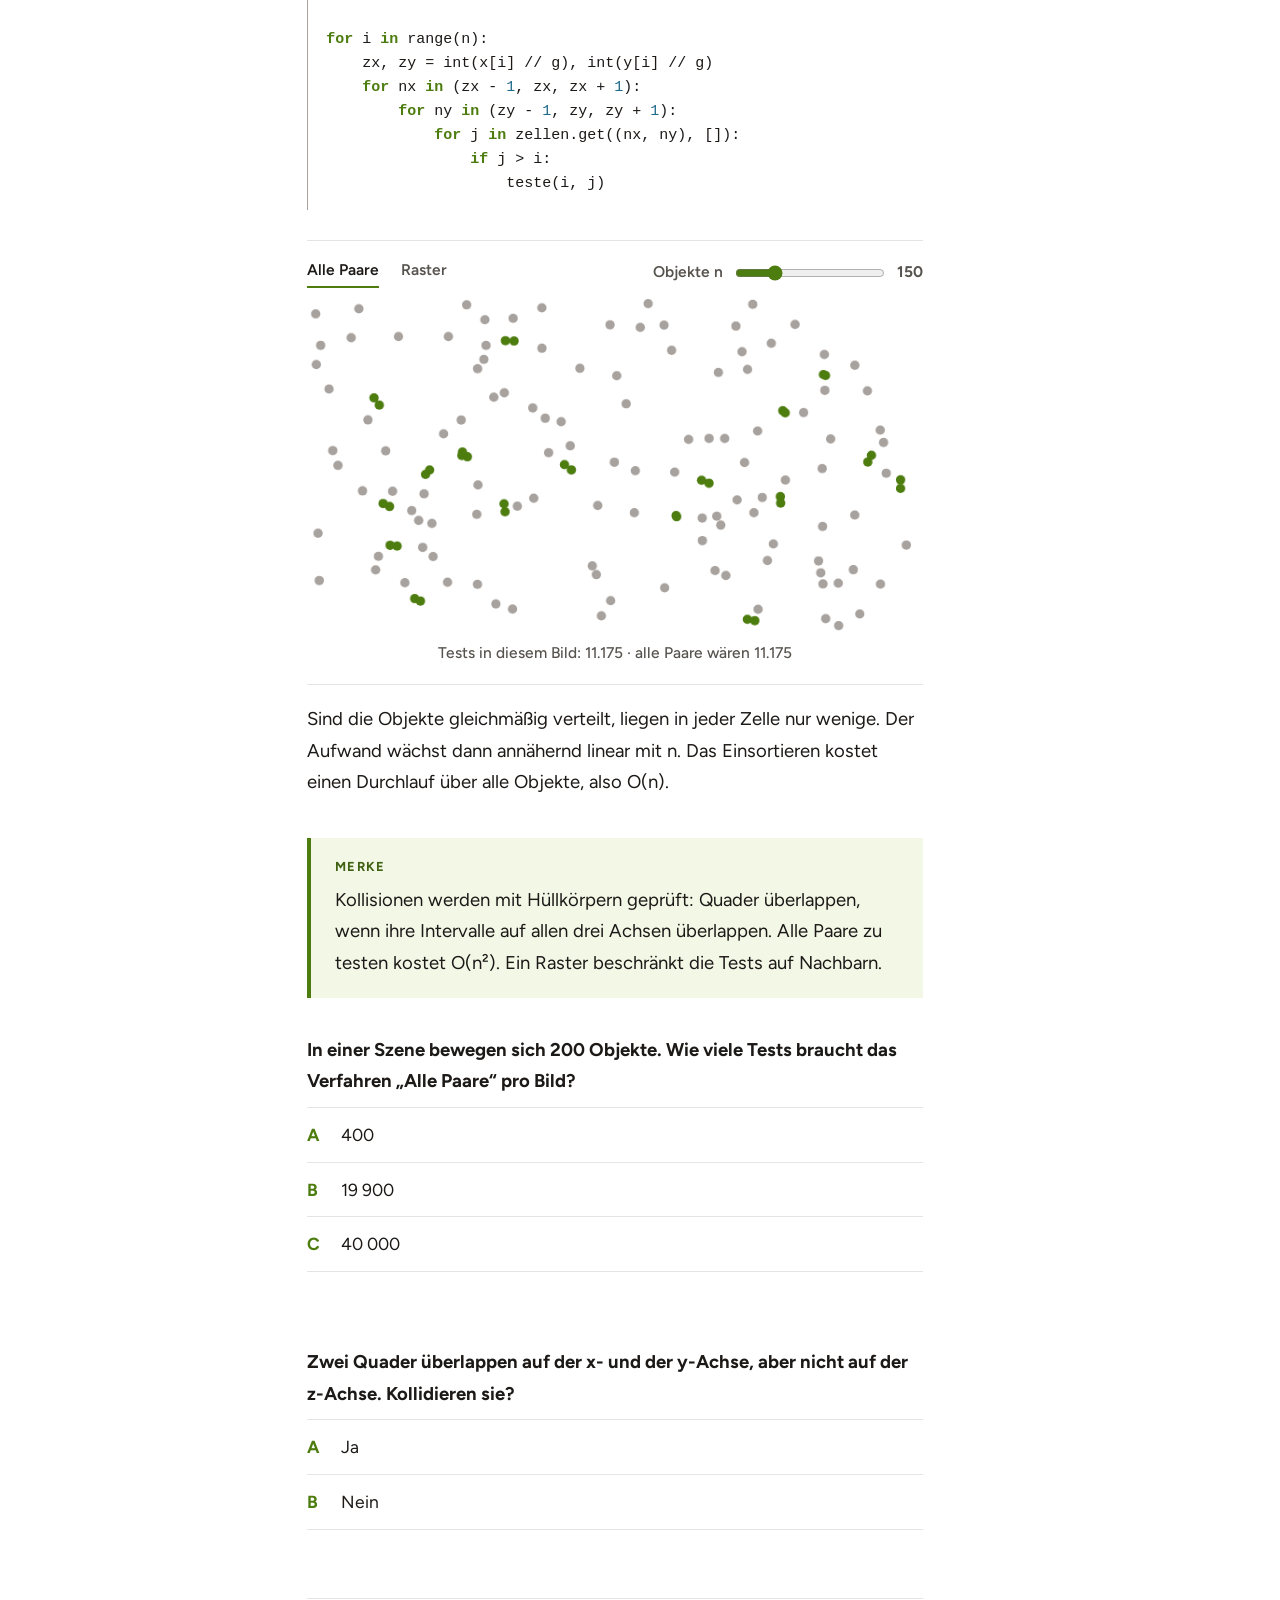
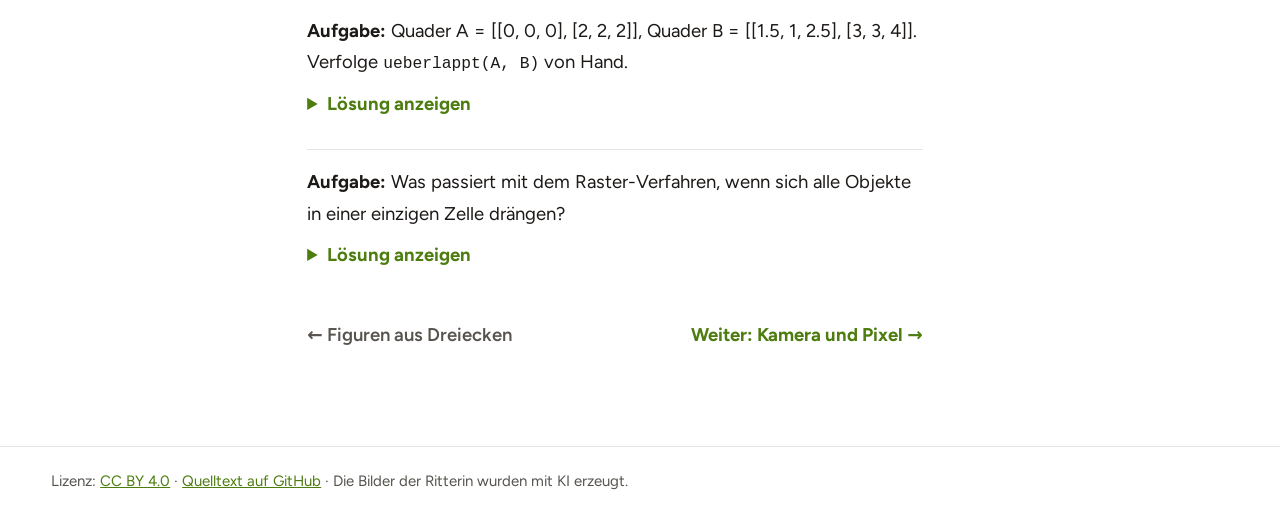
<file: 03-kollision.html>
<!doctype html>
<html lang="de">
<head>
<meta charset="utf-8">
<meta name="viewport" content="width=device-width,initial-scale=1">
<title>Kollisionen – 3D-Spiele erklärt</title>
<link rel="icon" href="favicon.svg" type="image/svg+xml">
<link rel="alternate icon" href="favicon.ico">
<link rel="stylesheet" href="style.css">
</head>
<body data-page="4" data-fig="img/s3-flaechen.png" data-cap="Für den Kollisionstest wird die Figur durch einen einfachen Hüllkörper ersetzt.">
<main>
<div class="eyebrow">KAPITEL 3 VON 7</div>
<h1>Kollisionen</h1>
<p class="lead">Steht die Figur an der Wand? Trifft der Pfeil? Das Spiel muss in jedem Bild herausfinden, welche Objekte sich berühren. Genau prüfen ist teuer, also wird geschickt vereinfacht.</p>
<h2 id="huellkoerper">Hüllkörper statt Dreiecke</h2>
<p>Zwei Figuren mit je 20 000 Dreiecken exakt zu vergleichen, hieße im schlimmsten Fall 20 000 · 20 000 = 400 Millionen Dreieckspaare zu testen. Stattdessen bekommt jedes Objekt einen einfachen <b>Hüllkörper</b>, der es ganz umschließt: einen Quader, dessen Kanten parallel zu den Achsen liegen, oder eine Kugel.</p>
<p>Ein solcher Quader ist durch zwei Punkte bestimmt, die Ecke mit den kleinsten und die Ecke mit den größten Koordinaten:</p>
<pre><code>quader = [[-<span class="hn">1</span>, <span class="hn">0</span>, -<span class="hn">1</span>], [<span class="hn">1</span>, <span class="hn">2</span>, <span class="hn">1</span>]]      <span class="hc"># [kleinste Ecke, größte Ecke]</span></code></pre>
<h2 id="test">Der Überlappungstest</h2>
<p>In einer Dimension ist ein Quader ein Intervall. Zwei Intervalle überlappen, wenn jedes beginnt, bevor das andere endet. Zwei Quader überlappen genau dann, wenn das auf <b>allen drei Achsen</b> gilt. Findet sich eine Achse, auf der die Intervalle getrennt sind, gibt es keinen Treffer.</p>
<pre><code><span class="hk">def</span> <span class="hd">ueberlappt</span>(a, b):
    <span class="hk">for</span> achse <span class="hk">in</span> range(<span class="hn">3</span>):                      <span class="hc"># 0 = x, 1 = y, 2 = z</span>
        <span class="hk">if</span> a[<span class="hn">1</span>][achse] &lt; b[<span class="hn">0</span>][achse] <span class="hk">or</span> b[<span class="hn">1</span>][achse] &lt; a[<span class="hn">0</span>][achse]:
            <span class="hk">return</span> <span class="hk">False</span>                        <span class="hc"># auf dieser Achse getrennt</span>
    <span class="hk">return</span> <span class="hk">True</span></code></pre>
<div class="demo">
 <div class="bar"><label class="sl">x <input id="bx" type="range" min="-3" max="3" step="0.1" value="2.2"></label><label class="sl">y <input id="by" type="range" min="0" max="3" step="0.1" value="0.4"></label><label class="sl">z <input id="bz" type="range" min="-3" max="3" step="0.1" value="0.3"></label><span>Ziehen zum Drehen</span></div>
 <canvas id="c" role="img" aria-label="Zwei Quader im Raum"></canvas>
 <div class="info" id="info"></div>
</div>
<p>Verschiebe den zweiten Quader. Erst wenn alle drei Achsen „überlappt“ melden, ist es ein Treffer. Der Test kostet höchstens sechs Vergleiche, unabhängig davon, wie viele Dreiecke die Figuren haben.</p>
<h3>Kugeln</h3>
<p>Zwei Kugeln berühren sich, wenn der Abstand ihrer Mittelpunkte höchstens so groß ist wie die Summe der Radien. Die Wurzel aus der Abstandsformel kann man sich sparen, indem man beide Seiten quadriert:</p>
<pre><code><span class="hk">def</span> <span class="hd">kugeln_beruehren</span>(m1, r1, m2, r2):
    dx, dy, dz = m2[<span class="hn">0</span>] - m1[<span class="hn">0</span>], m2[<span class="hn">1</span>] - m1[<span class="hn">1</span>], m2[<span class="hn">2</span>] - m1[<span class="hn">2</span>]
    <span class="hk">return</span> dx*dx + dy*dy + dz*dz &lt;= (r1 + r2) ** <span class="hn">2</span></code></pre>
<h3>Grob, dann genau</h3>
<p>Ein Hüllkörper ist größer als die Figur. Er kann einen Treffer melden, obwohl sich die Figuren nicht berühren, aber nie einen übersehen. Spiele prüfen deshalb in zwei Phasen: erst grob mit Hüllkörpern, und nur bei den wenigen gemeldeten Paaren genauer, etwa mit mehreren kleinen Hüllkörpern für Kopf, Rumpf und Arme.</p>
<h2>Das eigentliche Problem: zu viele Paare</h2>
<p>Der einzelne Test ist billig. Teuer wird die Anzahl. Wer jedes Objekt mit jedem anderen vergleicht, braucht bei n Objekten n · (n − 1) ÷ 2 Tests:</p>
<pre><code><span class="hk">for</span> i <span class="hk">in</span> range(n):
    <span class="hk">for</span> j <span class="hk">in</span> range(i + <span class="hn">1</span>, n):
        <span class="hk">if</span> ueberlappt(huelle[i], huelle[j]):
            melde_kollision(i, j)</code></pre>
<table><tr><th>Objekte n</th><th>10</th><th>100</th><th>1 000</th><th>10 000</th></tr><tr><td>Tests pro Bild</td><td>45</td><td>4 950</td><td>499 500</td><td>49 995 000</td></tr></table>
<p>Der Aufwand wächst quadratisch, O(n²). Zehnmal so viele Objekte bedeuten hundertmal so viele Tests.</p>
<h2 id="raster">Die Lösung: ein Raster</h2>
<p>Objekte, die weit auseinanderliegen, können sich nicht berühren. Man teilt die Welt deshalb in Zellen und merkt sich für jede Zelle, welche Objekte darin liegen. Getestet wird ein Objekt nur noch gegen die Objekte in seiner eigenen und den benachbarten Zellen.</p>
<pre><code>zellen = {}                                         <span class="hc"># Wörterbuch: Zelle -&gt; Liste von Objekten</span>
<span class="hk">for</span> i <span class="hk">in</span> range(n):
    zelle = (int(x[i] // g), int(y[i] // g))        <span class="hc"># g = Zellengröße</span>
    zellen.setdefault(zelle, []).append(i)

<span class="hk">for</span> i <span class="hk">in</span> range(n):
    zx, zy = int(x[i] // g), int(y[i] // g)
    <span class="hk">for</span> nx <span class="hk">in</span> (zx - <span class="hn">1</span>, zx, zx + <span class="hn">1</span>):
        <span class="hk">for</span> ny <span class="hk">in</span> (zy - <span class="hn">1</span>, zy, zy + <span class="hn">1</span>):
            <span class="hk">for</span> j <span class="hk">in</span> zellen.get((nx, ny), []):
                <span class="hk">if</span> j &gt; i:
                    teste(i, j)</code></pre>
<div class="demo">
 <div class="bar"><div class="tabs" id="tabs" data-for><button class="on" data-m="all">Alle Paare</button><button data-m="grid">Raster</button></div><label class="sl">Objekte n <input id="n" type="range" min="10" max="600" step="10" value="150"><b id="nv">150</b></label></div>
 <canvas id="b" role="img" aria-label="Viele Kreise, Kollisionstest"></canvas>
 <div class="info" id="binfo"></div>
</div>
<p>Sind die Objekte gleichmäßig verteilt, liegen in jeder Zelle nur wenige. Der Aufwand wächst dann annähernd linear mit n. Das Einsortieren kostet einen Durchlauf über alle Objekte, also O(n).</p>
<div class="merke"><div class="mt">Merke</div>Kollisionen werden mit Hüllkörpern geprüft: Quader überlappen, wenn ihre Intervalle auf allen drei Achsen überlappen. Alle Paare zu testen kostet O(n²). Ein Raster beschränkt die Tests auf Nachbarn.</div>
<div class="quiz" data-q="In einer Szene bewegen sich 200 Objekte. Wie viele Tests braucht das Verfahren „Alle Paare“ pro Bild?" data-c="1" data-why="200 · 199 ÷ 2 = 19 900."><ul><li>400</li><li>19 900</li><li>40 000</li></ul></div><div class="quiz" data-q="Zwei Quader überlappen auf der x- und der y-Achse, aber nicht auf der z-Achse. Kollidieren sie?" data-c="1" data-why="Eine trennende Achse genügt, damit es keinen Treffer gibt."><ul><li>Ja</li><li>Nein</li></ul></div><div class="aufgabe"><p><b>Aufgabe:</b> Quader A = [[0, 0, 0], [2, 2, 2]], Quader B = [[1.5, 1, 2.5], [3, 3, 4]]. Verfolge <code>ueberlappt(A, B)</code> von Hand.</p><details><summary>Lösung anzeigen</summary><p>x: [0; 2] und [1,5; 3] überlappen. y: [0; 2] und [1; 3] überlappen. z: [0; 2] und [2,5; 4] sind getrennt, denn 2 &lt; 2,5. Die Funktion gibt beim dritten Durchlauf False zurück.</p></details></div><div class="aufgabe"><p><b>Aufgabe:</b> Was passiert mit dem Raster-Verfahren, wenn sich alle Objekte in einer einzigen Zelle drängen?</p><details><summary>Lösung anzeigen</summary><p>Dann werden wieder alle Paare getestet, der Aufwand ist O(n²). Das Raster hilft nur, wenn die Zellengröße zur Verteilung der Objekte passt.</p></details></div>
</main>
<script src="js/mini3d.js"></script>
<script src="js/site.js"></script>
<script>
(function(){
const c=document.getElementById("c"),W=660,H=400,ctx=M3D.setup(c,W,H);
const st={ax:-0.42,ay:0.55},cam={cx:W/2,cy:H/2+10,dist:12,f:12,scale:52};
const A=[[-1.5,0,-1],[0.5,1.6,1]],hw=[0.8,0.6,0.7];
const P=p=>M3D.project(M3D.rotX(M3D.rotY(p,st.ay),st.ax),cam);
function box(b,col,w){const [a,z]=b,v=[];for(let i=0;i<8;i++)v.push(P([i&1?z[0]:a[0],i&2?z[1]:a[1],i&4?z[2]:a[2]]));
 ctx.strokeStyle=col;ctx.lineWidth=w;ctx.beginPath();
 [[0,1],[2,3],[4,5],[6,7],[0,2],[1,3],[4,6],[5,7],[0,4],[1,5],[2,6],[3,7]].forEach(([i,j])=>{ctx.moveTo(v[i][0],v[i][1]);ctx.lineTo(v[j][0],v[j][1]);});ctx.stroke();}
function draw(){ctx.clearRect(0,0,W,H);const tx=M3D.css("--tx"),ac=M3D.css("--ac"),bd=M3D.css("--bd"),mu=M3D.css("--mu");
 ctx.lineWidth=1;ctx.strokeStyle=bd;ctx.beginPath();for(let i=-4;i<=4;i++){let a=P([i,0,-4]),b=P([i,0,4]);ctx.moveTo(a[0],a[1]);ctx.lineTo(b[0],b[1]);a=P([-4,0,i]);b=P([4,0,i]);ctx.moveTo(a[0],a[1]);ctx.lineTo(b[0],b[1]);}ctx.stroke();
 ctx.font=M3D.font(700);ctx.fillStyle=mu;[["x",[4.4,0,0]],["y",[0,2.6,0]],["z",[0,0,4.4]]].forEach(([n,v])=>{const e=P(v);ctx.fillText(n,e[0],e[1]);});
 const m=[+bx.value,+by.value+hw[1],+bz.value],B=[m.map((v,i)=>v-hw[i]),m.map((v,i)=>v+hw[i])];
 const ov=[0,1,2].map(i=>!(A[1][i]<B[0][i]||B[1][i]<A[0][i])),hit=ov.every(v=>v);
 box(A,tx,2);box(B,hit?ac:mu,hit?3.5:2);
 document.getElementById("info").textContent=["x","y","z"].map((n,i)=>n+": "+(ov[i]?"überlappt":"getrennt")).join(" · ")+" → "+(hit?"Treffer":"kein Treffer");}
const bx=document.getElementById("bx"),by=document.getElementById("by"),bz=document.getElementById("bz");
[bx,by,bz].forEach(e=>e.oninput=draw);M3D.drag(c,st,draw);M3D.onTheme(draw);draw();
})();
(function(){
const c=document.getElementById("b"),W=660,H=360,ctx=M3D.setup(c,W,H),R=5,G=22,ns=document.getElementById("n");
let mode="all",balls=[];
function fill(){const n=+ns.value;document.getElementById("nv").textContent=n;
 while(balls.length<n)balls.push({x:R+Math.random()*(W-2*R),y:R+Math.random()*(H-2*R),vx:(Math.random()-.5)*60,vy:(Math.random()-.5)*60});balls.length=n;}
let last=performance.now();
function loop(t){const dt=Math.min(.05,(t-last)/1000);last=t;const n=balls.length;
 balls.forEach(b=>{b.x+=b.vx*dt;b.y+=b.vy*dt;if(b.x<R||b.x>W-R)b.vx*=-1;if(b.y<R||b.y>H-R)b.vy*=-1;b.x=Math.max(R,Math.min(W-R,b.x));b.y=Math.max(R,Math.min(H-R,b.y));b.hit=false;});
 let tests=0;const test=(i,j)=>{tests++;const a=balls[i],b=balls[j],dx=a.x-b.x,dy=a.y-b.y;if(dx*dx+dy*dy<=4*R*R)a.hit=b.hit=true;};
 if(mode==="all"){for(let i=0;i<n;i++)for(let j=i+1;j<n;j++)test(i,j);}
 else{const z=new Map(),key=(a,b)=>a*1000+b;
  balls.forEach((b,i)=>{const k=key(Math.floor(b.x/G),Math.floor(b.y/G));(z.get(k)||z.set(k,[]).get(k)).push(i);});
  balls.forEach((b,i)=>{const zx=Math.floor(b.x/G),zy=Math.floor(b.y/G);
   for(let nx=zx-1;nx<=zx+1;nx++)for(let ny=zy-1;ny<=zy+1;ny++){const l=z.get(key(nx,ny));if(l)for(const j of l)if(j>i)test(i,j);}});}
 ctx.clearRect(0,0,W,H);
 if(mode==="grid"){ctx.strokeStyle=M3D.css("--bd");ctx.lineWidth=1;ctx.beginPath();for(let x=0;x<=W;x+=G){ctx.moveTo(x,0);ctx.lineTo(x,H);}for(let y=0;y<=H;y+=G){ctx.moveTo(0,y);ctx.lineTo(W,y);}ctx.stroke();}
 const ac=M3D.css("--ac"),bd2=M3D.css("--bd2");
 balls.forEach(b=>{ctx.beginPath();ctx.arc(b.x,b.y,R,0,7);ctx.fillStyle=b.hit?ac:bd2;ctx.fill();});
 document.getElementById("binfo").textContent="Tests in diesem Bild: "+tests.toLocaleString("de")+" · alle Paare wären "+(n*(n-1)/2).toLocaleString("de");
 requestAnimationFrame(loop);}
ns.oninput=fill;document.getElementById("tabs").addEventListener("click",e=>{const b=e.target.closest("button");if(b)mode=b.dataset.m;});
fill();requestAnimationFrame(loop);
})();
</script>
</body>
</html>
</file>
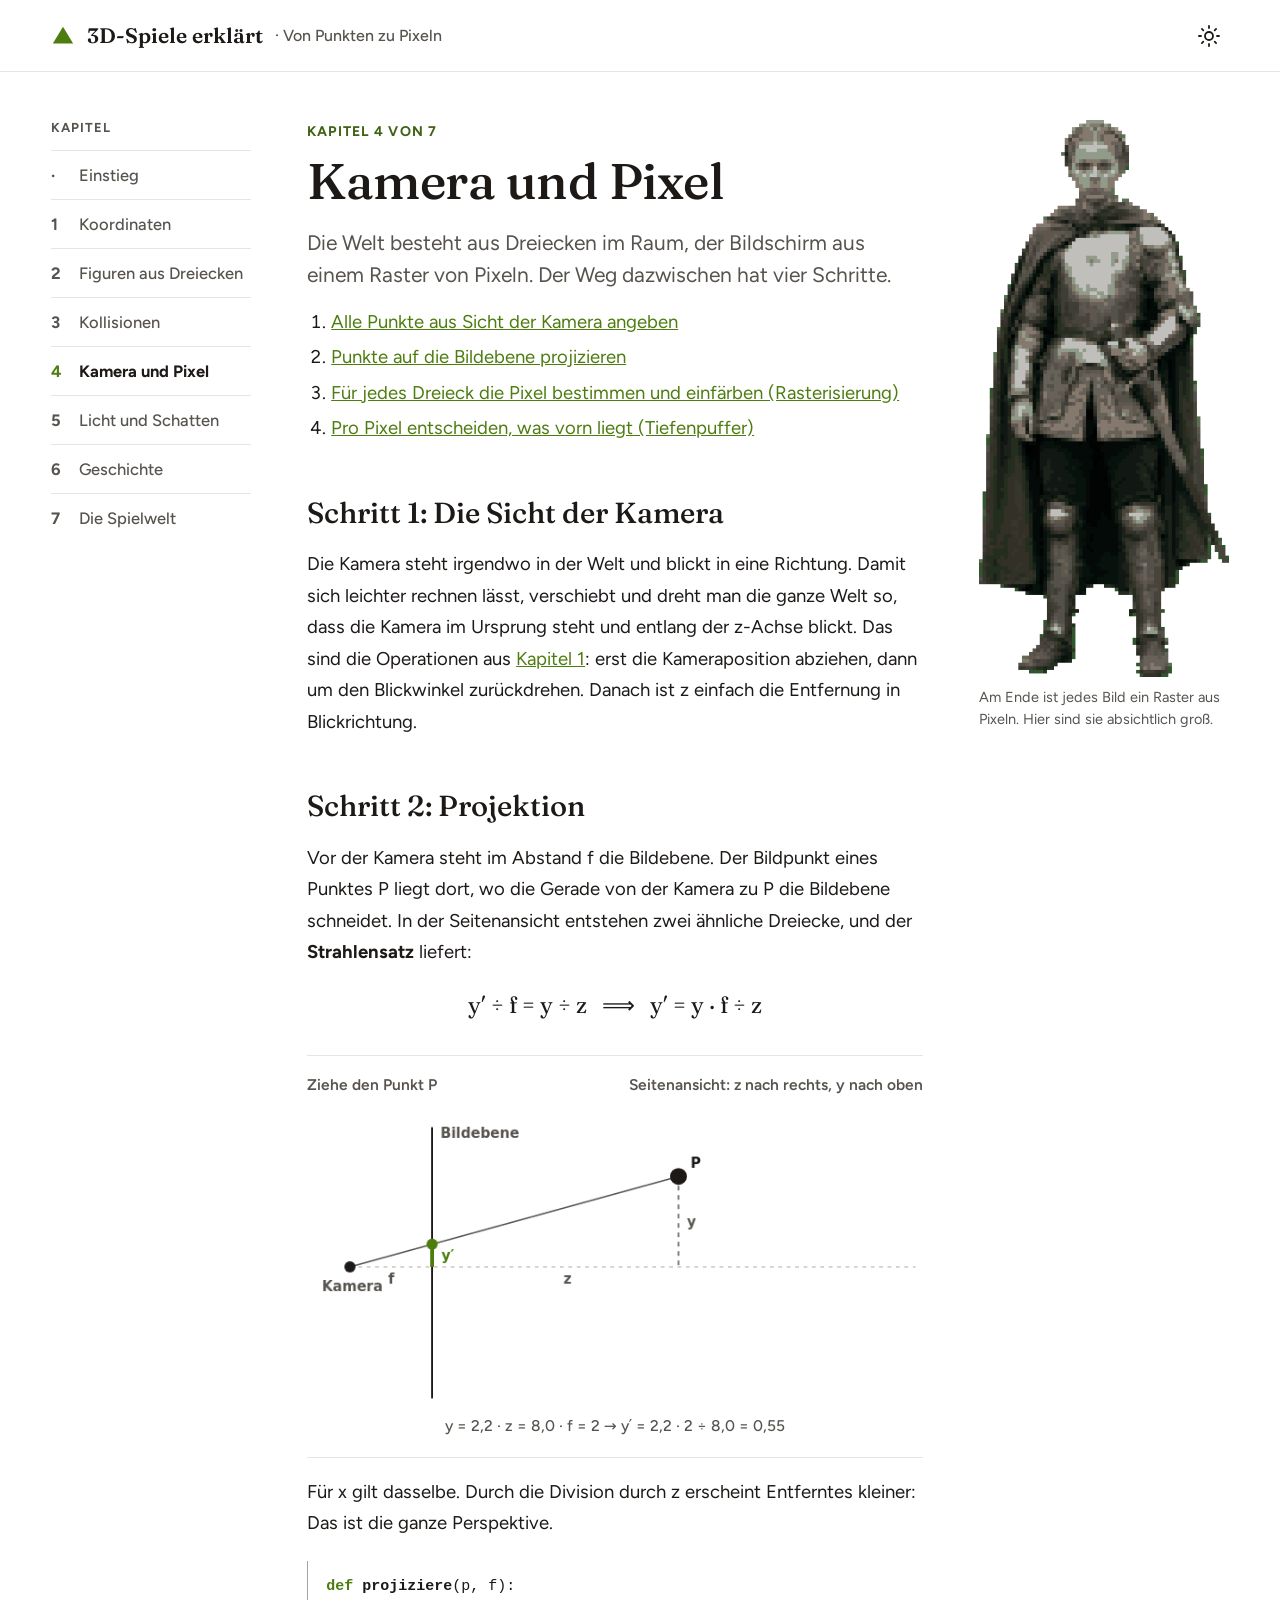
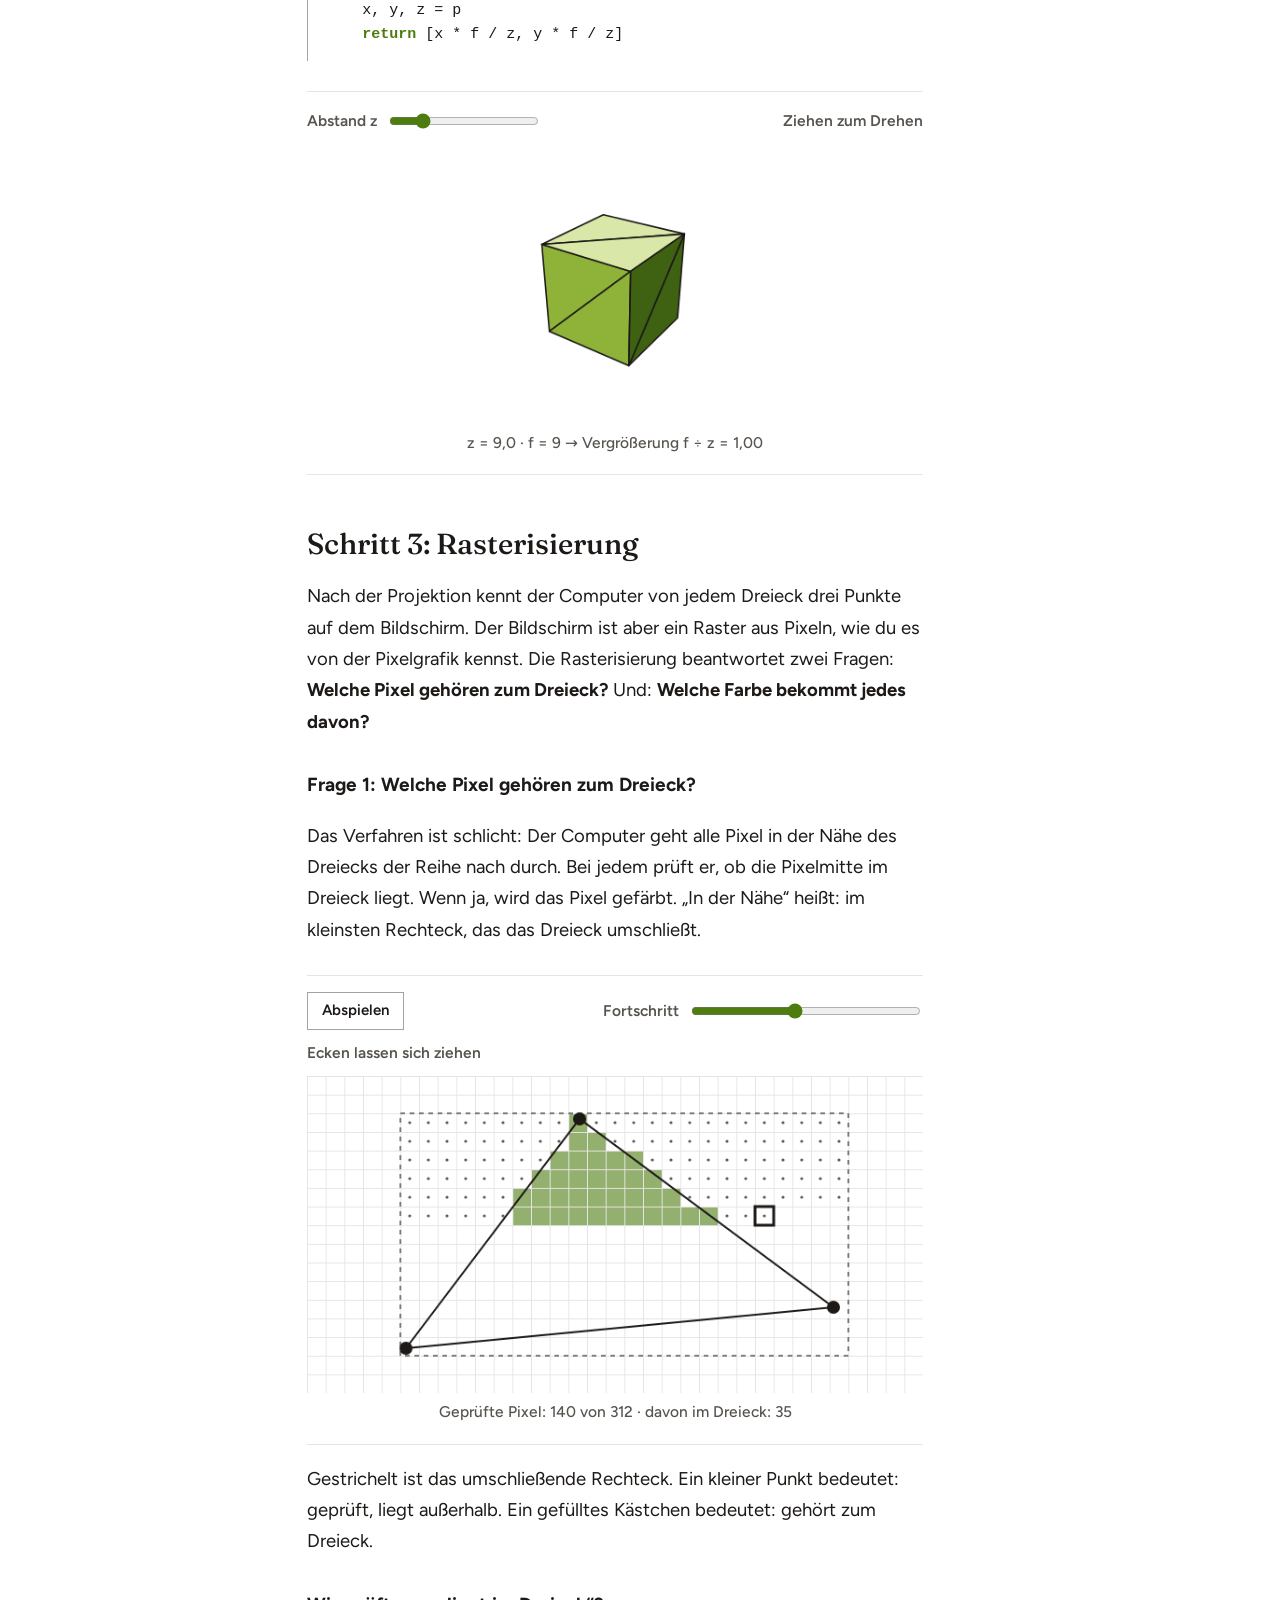
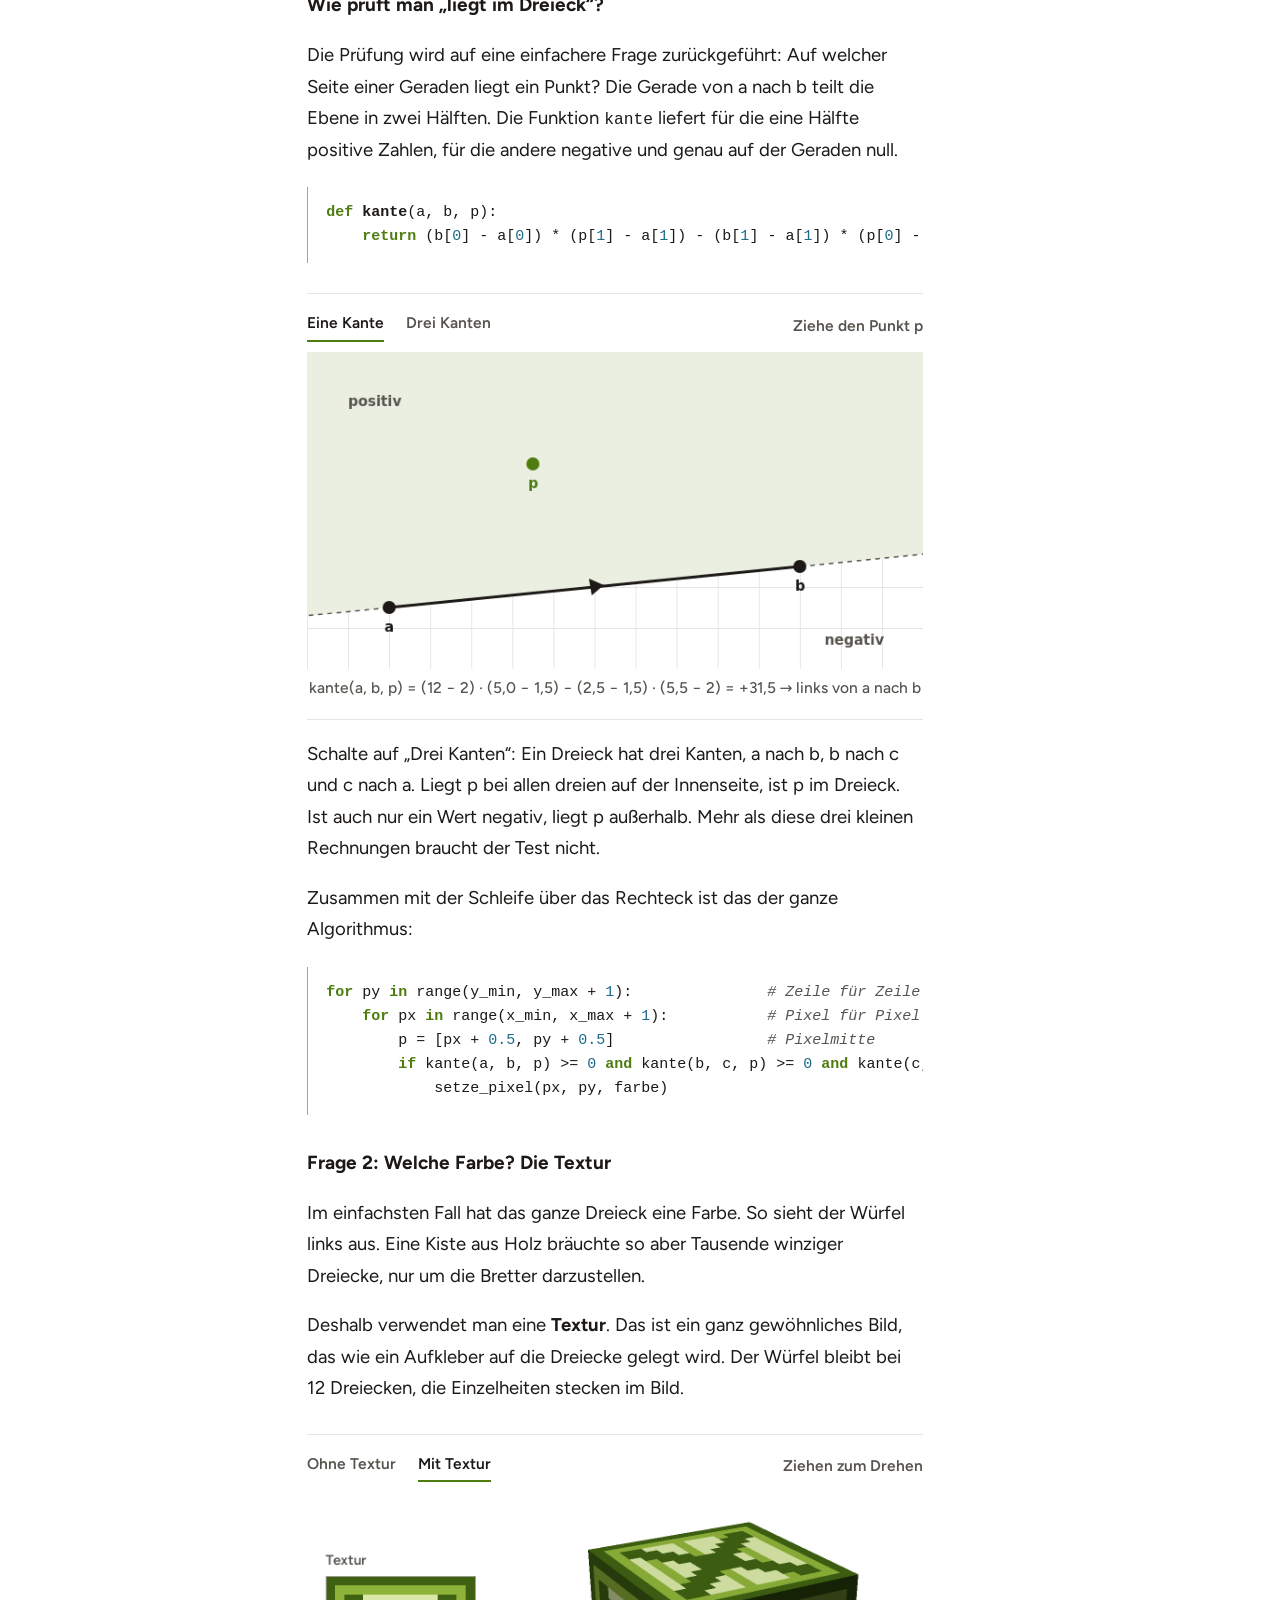
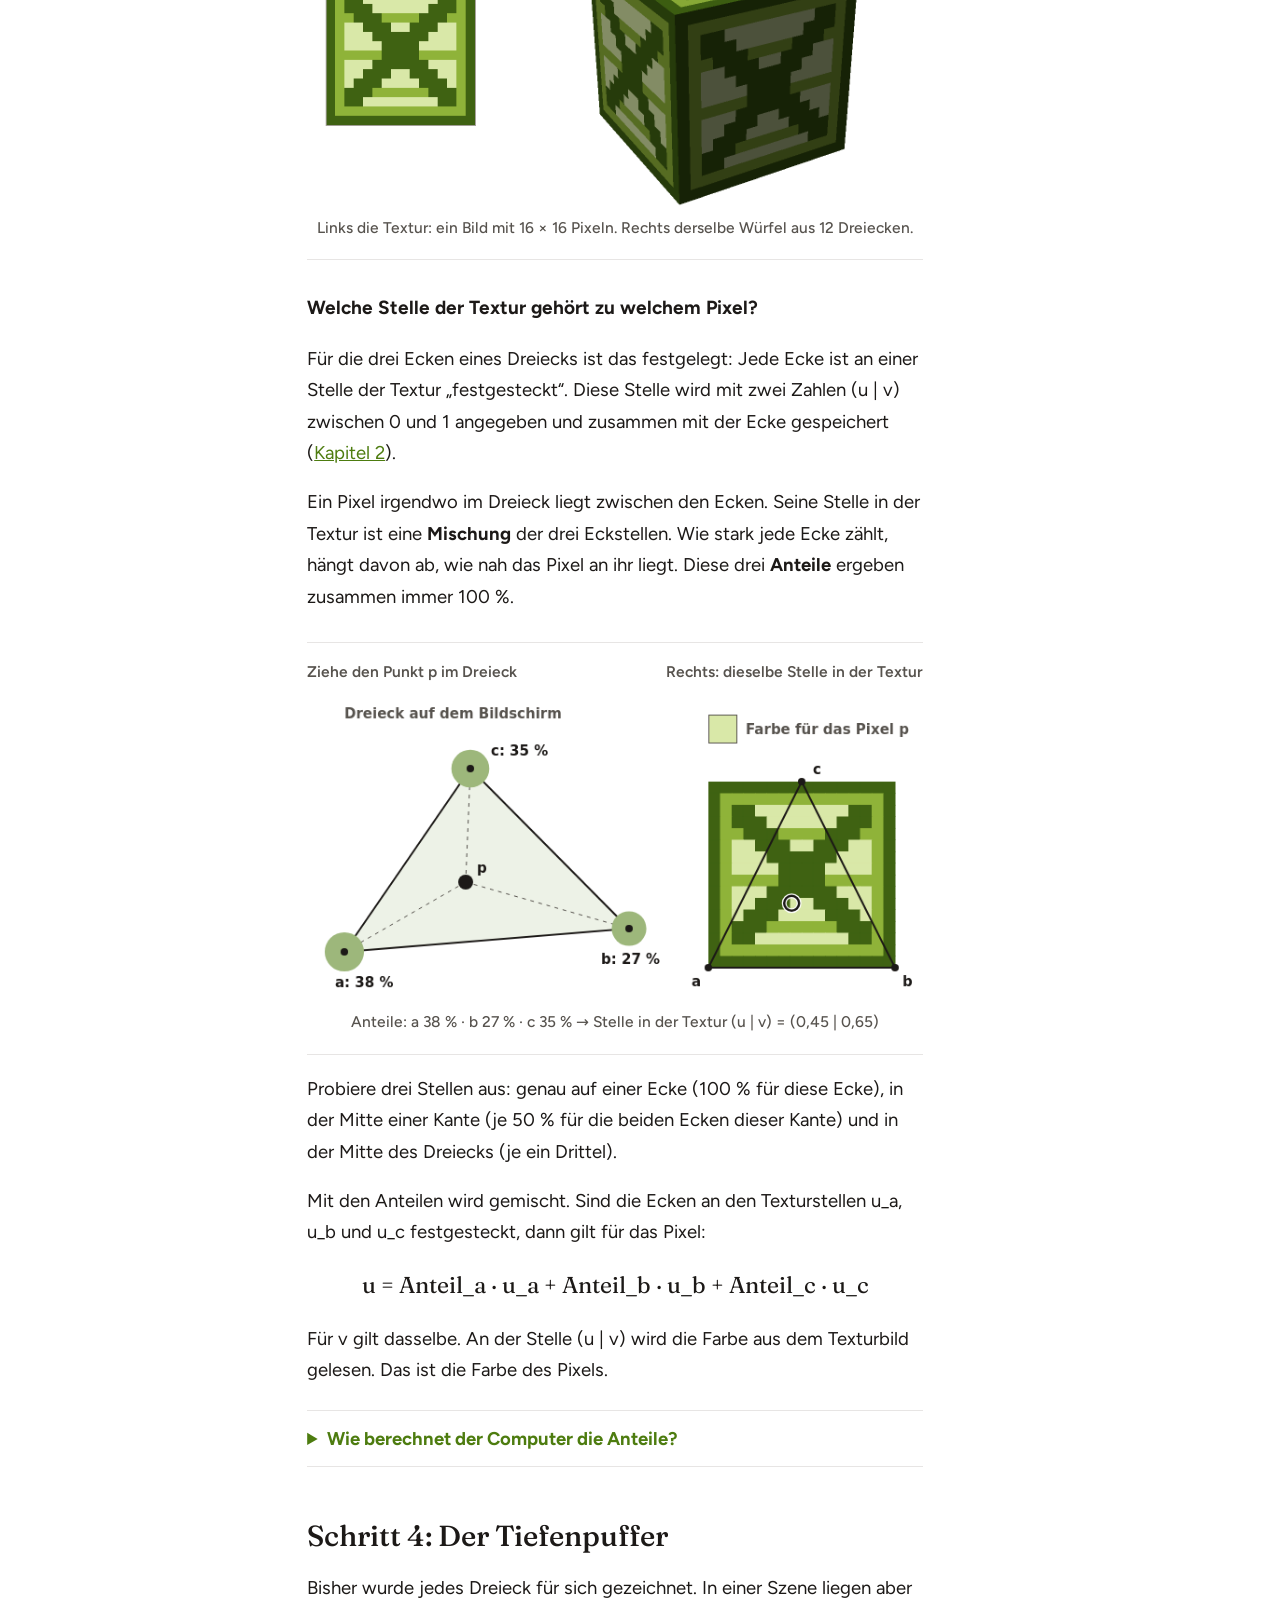
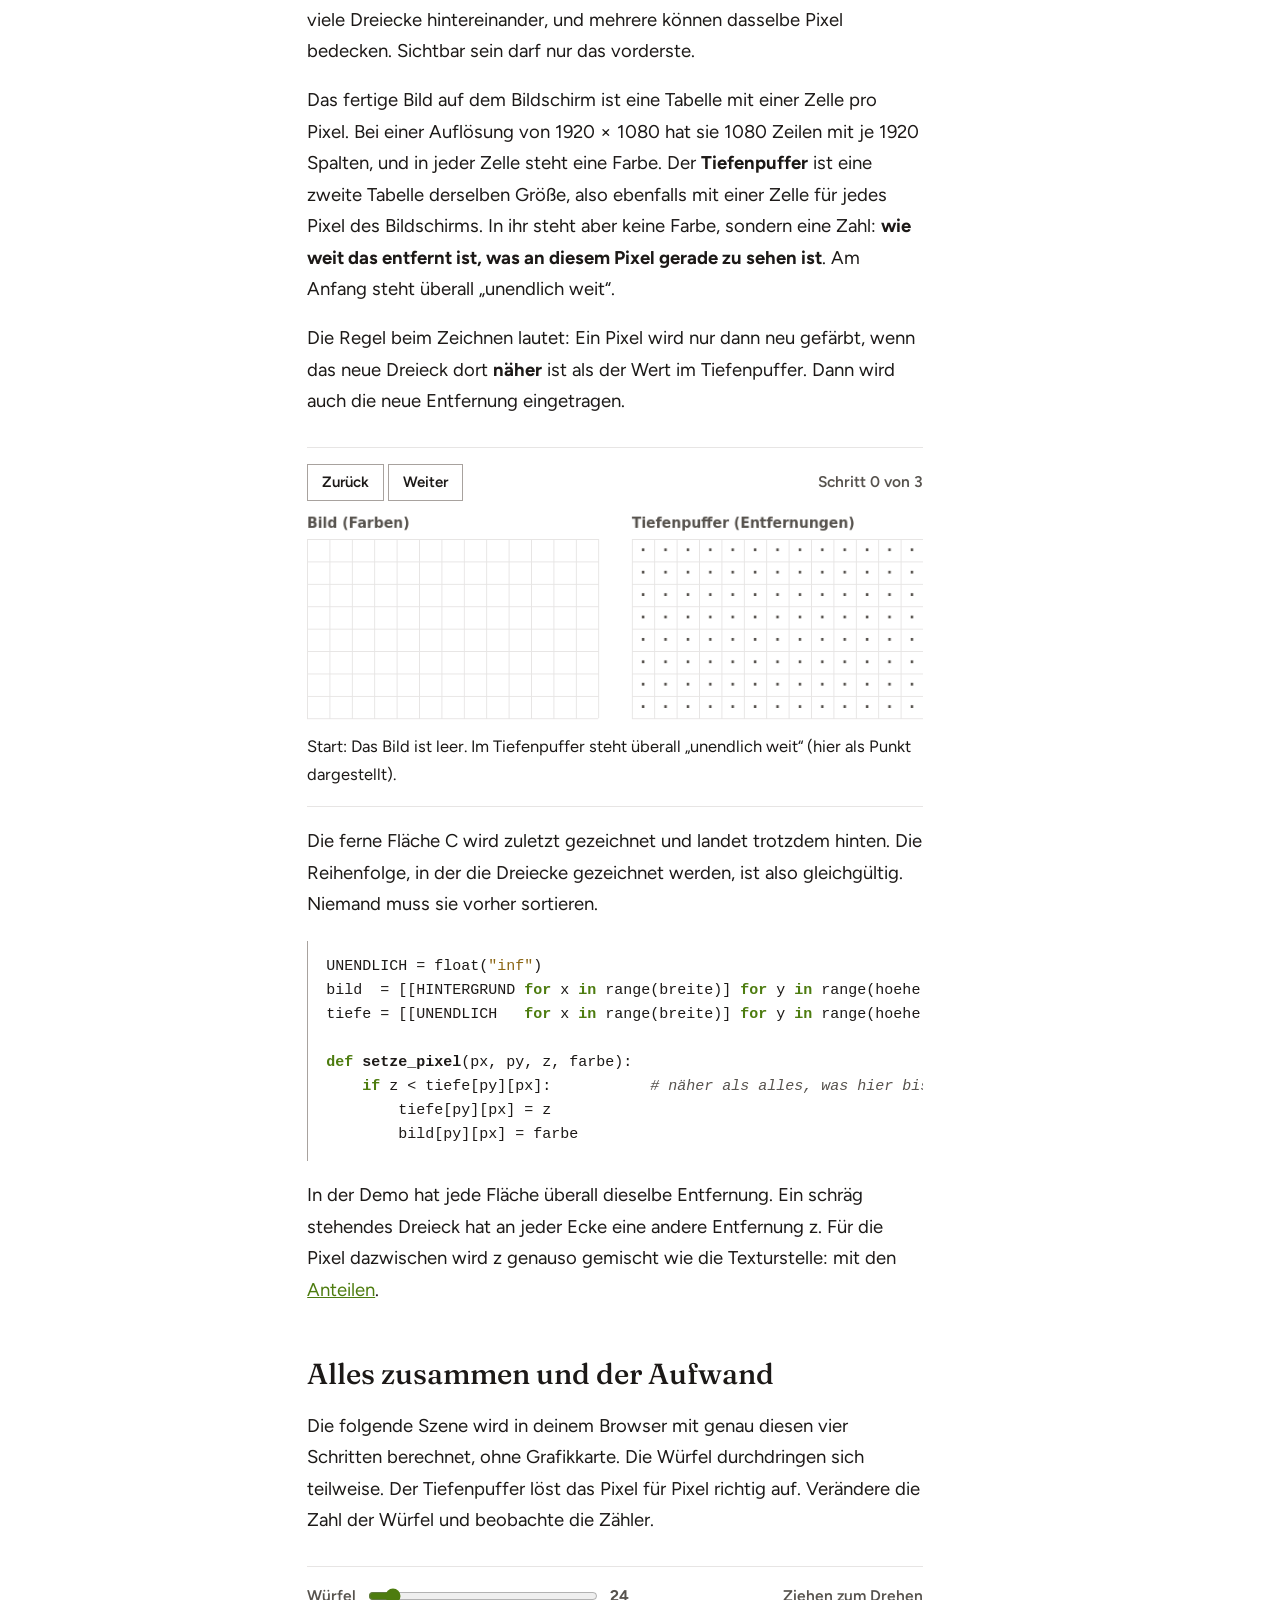
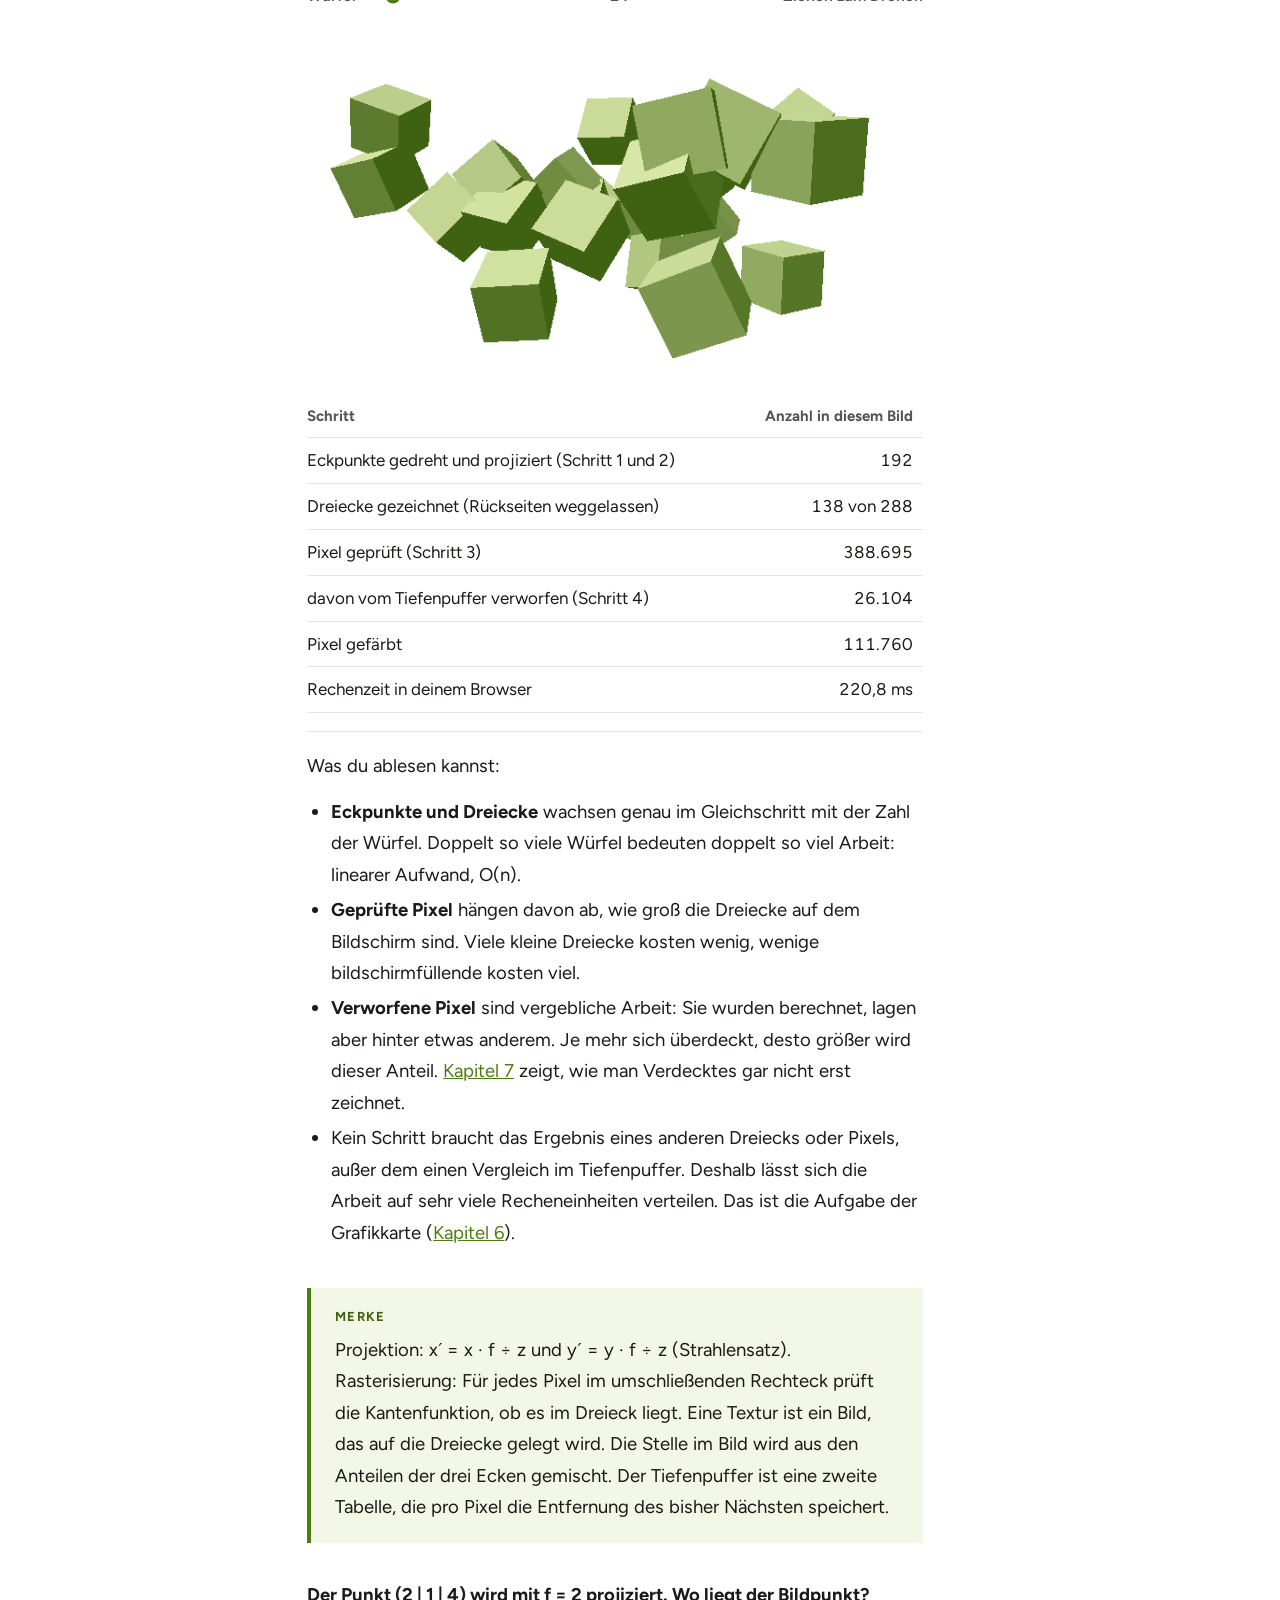
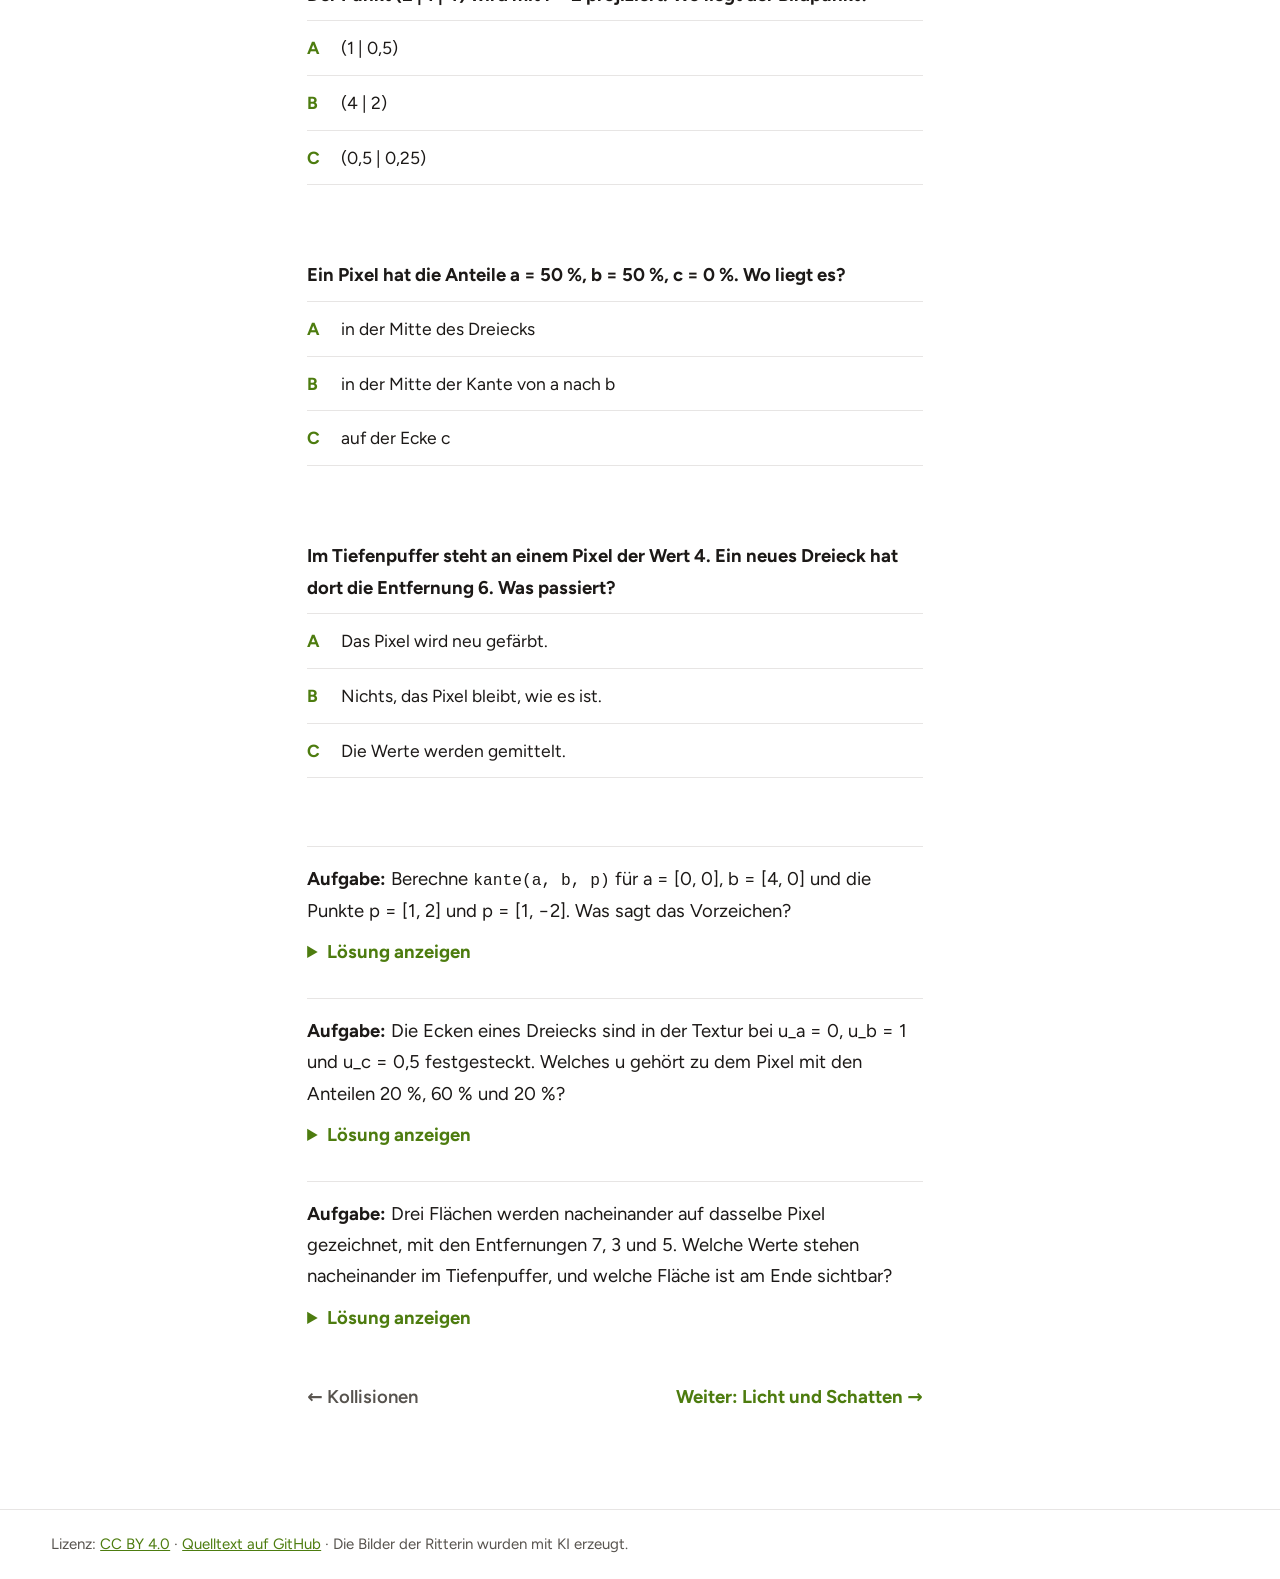
<file: 04-kamera.html>
<!doctype html>
<html lang="de">
<head>
<meta charset="utf-8">
<meta name="viewport" content="width=device-width,initial-scale=1">
<title>Kamera und Pixel – 3D-Spiele erklärt</title>
<link rel="icon" href="favicon.svg" type="image/svg+xml">
<link rel="alternate icon" href="favicon.ico">
<link rel="stylesheet" href="style.css">
</head>
<body data-page="5" data-fig="img/s4-textur.png" data-cap="Am Ende ist jedes Bild ein Raster aus Pixeln. Hier sind sie absichtlich groß.">
<main>
<div class="eyebrow">KAPITEL 4 VON 7</div>
<h1>Kamera und Pixel</h1>
<p class="lead">Die Welt besteht aus Dreiecken im Raum, der Bildschirm aus einem Raster von Pixeln. Der Weg dazwischen hat vier Schritte.</p>
<ol><li><a href="#sicht">Alle Punkte aus Sicht der Kamera angeben</a></li><li><a href="#projektion">Punkte auf die Bildebene projizieren</a></li><li><a href="#rasterisierung">Für jedes Dreieck die Pixel bestimmen und einfärben (Rasterisierung)</a></li><li><a href="#tiefenpuffer">Pro Pixel entscheiden, was vorn liegt (Tiefenpuffer)</a></li></ol>

<h2 id="sicht">Schritt 1: Die Sicht der Kamera</h2>
<p>Die Kamera steht irgendwo in der Welt und blickt in eine Richtung. Damit sich leichter rechnen lässt, verschiebt und dreht man die ganze Welt so, dass die Kamera im Ursprung steht und entlang der z-Achse blickt. Das sind die Operationen aus <a href="01-koordinaten.html">Kapitel 1</a>: erst die Kameraposition abziehen, dann um den Blickwinkel zurückdrehen. Danach ist z einfach die Entfernung in Blickrichtung.</p>

<h2 id="projektion">Schritt 2: Projektion</h2>
<p>Vor der Kamera steht im Abstand f die Bildebene. Der Bildpunkt eines Punktes P liegt dort, wo die Gerade von der Kamera zu P die Bildebene schneidet. In der Seitenansicht entstehen zwei ähnliche Dreiecke, und der <b>Strahlensatz</b> liefert:</p>
<p class="formel">y′ ÷ f = y ÷ z &nbsp;&nbsp;⟹&nbsp;&nbsp; y′ = y · f ÷ z</p>
<div class="demo">
 <div class="bar"><span>Ziehe den Punkt P</span><span>Seitenansicht: z nach rechts, y nach oben</span></div>
 <canvas id="s" role="img" aria-label="Seitenansicht der Projektion"></canvas>
 <div class="info" id="sinfo"></div>
</div>
<p>Für x gilt dasselbe. Durch die Division durch z erscheint Entferntes kleiner: Das ist die ganze Perspektive.</p>
<pre><code><span class="hk">def</span> <span class="hd">projiziere</span>(p, f):
    x, y, z = p
    <span class="hk">return</span> [x * f / z, y * f / z]</code></pre>
<div class="demo">
 <div class="bar"><label class="sl">Abstand z <input id="d" type="range" min="5" max="26" step="0.1" value="9"></label><span>Ziehen zum Drehen</span></div>
 <canvas id="c" role="img" aria-label="Würfel in verschiedenem Abstand"></canvas>
 <div class="info" id="info"></div>
</div>

<h2 id="rasterisierung">Schritt 3: Rasterisierung</h2>
<p>Nach der Projektion kennt der Computer von jedem Dreieck drei Punkte auf dem Bildschirm. Der Bildschirm ist aber ein Raster aus Pixeln, wie du es von der Pixelgrafik kennst. Die Rasterisierung beantwortet zwei Fragen: <b>Welche Pixel gehören zum Dreieck?</b> Und: <b>Welche Farbe bekommt jedes davon?</b></p>

<h3>Frage 1: Welche Pixel gehören zum Dreieck?</h3>
<p>Das Verfahren ist schlicht: Der Computer geht alle Pixel in der Nähe des Dreiecks der Reihe nach durch. Bei jedem prüft er, ob die Pixelmitte im Dreieck liegt. Wenn ja, wird das Pixel gefärbt. „In der Nähe“ heißt: im kleinsten Rechteck, das das Dreieck umschließt.</p>
<div class="demo">
 <div class="bar"><button class="btn" id="r1b">Abspielen</button><label class="sl">Fortschritt <input id="r1s" type="range" min="0" max="100" value="0" style="width:230px"></label><span>Ecken lassen sich ziehen</span></div>
 <canvas id="r1" role="img" aria-label="Pixel für Pixel wird geprüft, ob es im Dreieck liegt"></canvas>
 <div class="info" id="r1i"></div>
</div>
<p>Gestrichelt ist das umschließende Rechteck. Ein kleiner Punkt bedeutet: geprüft, liegt außerhalb. Ein gefülltes Kästchen bedeutet: gehört zum Dreieck.</p>

<h3>Wie prüft man „liegt im Dreieck“?</h3>
<p>Die Prüfung wird auf eine einfachere Frage zurückgeführt: Auf welcher Seite einer Geraden liegt ein Punkt? Die Gerade von a nach b teilt die Ebene in zwei Hälften. Die Funktion <code>kante</code> liefert für die eine Hälfte positive Zahlen, für die andere negative und genau auf der Geraden null.</p>
<pre><code><span class="hk">def</span> <span class="hd">kante</span>(a, b, p):
    <span class="hk">return</span> (b[<span class="hn">0</span>] - a[<span class="hn">0</span>]) * (p[<span class="hn">1</span>] - a[<span class="hn">1</span>]) - (b[<span class="hn">1</span>] - a[<span class="hn">1</span>]) * (p[<span class="hn">0</span>] - a[<span class="hn">0</span>])</code></pre>
<div class="demo">
 <div class="bar"><div class="tabs" id="k2t" data-for><button class="on" data-m="1">Eine Kante</button><button data-m="3">Drei Kanten</button></div><span>Ziehe den Punkt p</span></div>
 <canvas id="k2" role="img" aria-label="Auf welcher Seite der Kante liegt der Punkt"></canvas>
 <div class="info" id="k2i"></div>
</div>
<p>Schalte auf „Drei Kanten“: Ein Dreieck hat drei Kanten, a nach b, b nach c und c nach a. Liegt p bei allen dreien auf der Innenseite, ist p im Dreieck. Ist auch nur ein Wert negativ, liegt p außerhalb. Mehr als diese drei kleinen Rechnungen braucht der Test nicht.</p>
<p>Zusammen mit der Schleife über das Rechteck ist das der ganze Algorithmus:</p>
<pre><code><span class="hk">for</span> py <span class="hk">in</span> range(y_min, y_max + <span class="hn">1</span>):               <span class="hc"># Zeile für Zeile</span>
    <span class="hk">for</span> px <span class="hk">in</span> range(x_min, x_max + <span class="hn">1</span>):           <span class="hc"># Pixel für Pixel</span>
        p = [px + <span class="hn">0.5</span>, py + <span class="hn">0.5</span>]                 <span class="hc"># Pixelmitte</span>
        <span class="hk">if</span> kante(a, b, p) &gt;= <span class="hn">0</span> <span class="hk">and</span> kante(b, c, p) &gt;= <span class="hn">0</span> <span class="hk">and</span> kante(c, a, p) &gt;= <span class="hn">0</span>:
            setze_pixel(px, py, farbe)</code></pre>

<h3 id="textur">Frage 2: Welche Farbe? Die Textur</h3>
<p>Im einfachsten Fall hat das ganze Dreieck eine Farbe. So sieht der Würfel links aus. Eine Kiste aus Holz bräuchte so aber Tausende winziger Dreiecke, nur um die Bretter darzustellen.</p>
<p>Deshalb verwendet man eine <b>Textur</b>. Das ist ein ganz gewöhnliches Bild, das wie ein Aufkleber auf die Dreiecke gelegt wird. Der Würfel bleibt bei 12 Dreiecken, die Einzelheiten stecken im Bild.</p>
<div class="demo">
 <div class="bar"><div class="tabs" id="txt" data-for><button data-m="0">Ohne Textur</button><button class="on" data-m="1">Mit Textur</button></div><span>Ziehen zum Drehen</span></div>
 <canvas id="tx" role="img" aria-label="Würfel mit und ohne Textur"></canvas>
 <div class="info">Links die Textur: ein Bild mit 16 × 16 Pixeln. Rechts derselbe Würfel aus 12 Dreiecken.</div>
</div>

<h3 id="anteile">Welche Stelle der Textur gehört zu welchem Pixel?</h3>
<p>Für die drei Ecken eines Dreiecks ist das festgelegt: Jede Ecke ist an einer Stelle der Textur „festgesteckt“. Diese Stelle wird mit zwei Zahlen (u | v) zwischen 0 und 1 angegeben und zusammen mit der Ecke gespeichert (<a href="02-figuren.html#aussehen">Kapitel 2</a>).</p>
<p>Ein Pixel irgendwo im Dreieck liegt zwischen den Ecken. Seine Stelle in der Textur ist eine <b>Mischung</b> der drei Eckstellen. Wie stark jede Ecke zählt, hängt davon ab, wie nah das Pixel an ihr liegt. Diese drei <b>Anteile</b> ergeben zusammen immer 100 %.</p>
<div class="demo">
 <div class="bar"><span>Ziehe den Punkt p im Dreieck</span><span>Rechts: dieselbe Stelle in der Textur</span></div>
 <canvas id="an" role="img" aria-label="Anteile der drei Ecken und zugehörige Stelle in der Textur"></canvas>
 <div class="info" id="ani"></div>
</div>
<p>Probiere drei Stellen aus: genau auf einer Ecke (100 % für diese Ecke), in der Mitte einer Kante (je 50 % für die beiden Ecken dieser Kante) und in der Mitte des Dreiecks (je ein Drittel).</p>
<p>Mit den Anteilen wird gemischt. Sind die Ecken an den Texturstellen u_a, u_b und u_c festgesteckt, dann gilt für das Pixel:</p>
<p class="formel">u = Anteil_a · u_a + Anteil_b · u_b + Anteil_c · u_c</p>
<p>Für v gilt dasselbe. An der Stelle (u | v) wird die Farbe aus dem Texturbild gelesen. Das ist die Farbe des Pixels.</p>
<details class="mehr"><summary>Wie berechnet der Computer die Anteile?</summary>
<p>Verbindet man p mit den drei Ecken, entstehen drei Teildreiecke. Der Anteil von a ist die Fläche des Teildreiecks, das a gegenüberliegt, geteilt durch die Fläche des ganzen Dreiecks. Je näher p an a rückt, desto größer wird dieses Teildreieck. Praktisch: <code>kante(b, c, p)</code> liefert genau das Doppelte dieser Teilfläche. Die drei Zahlen aus dem Innen-Test werden also einfach weiterverwendet.</p>
<pre><code>flaeche   = kante(a, b, c)
anteil_a  = kante(b, c, p) / flaeche
anteil_b  = kante(c, a, p) / flaeche
anteil_c  = kante(a, b, p) / flaeche</code></pre></details>

<h2 id="tiefenpuffer">Schritt 4: Der Tiefenpuffer</h2>
<p>Bisher wurde jedes Dreieck für sich gezeichnet. In einer Szene liegen aber viele Dreiecke hintereinander, und mehrere können dasselbe Pixel bedecken. Sichtbar sein darf nur das vorderste.</p>
<p>Das fertige Bild auf dem Bildschirm ist eine Tabelle mit einer Zelle pro Pixel. Bei einer Auflösung von 1920 × 1080 hat sie 1080 Zeilen mit je 1920 Spalten, und in jeder Zelle steht eine Farbe. Der <b>Tiefenpuffer</b> ist eine zweite Tabelle derselben Größe, also ebenfalls mit einer Zelle für jedes Pixel des Bildschirms. In ihr steht aber keine Farbe, sondern eine Zahl: <b>wie weit das entfernt ist, was an diesem Pixel gerade zu sehen ist</b>. Am Anfang steht überall „unendlich weit“.</p>
<p>Die Regel beim Zeichnen lautet: Ein Pixel wird nur dann neu gefärbt, wenn das neue Dreieck dort <b>näher</b> ist als der Wert im Tiefenpuffer. Dann wird auch die neue Entfernung eingetragen.</p>
<div class="demo">
 <div class="bar"><span><button class="btn" id="zb0">Zurück</button> <button class="btn" id="zb1">Weiter</button></span><span id="zbs"></span></div>
 <canvas id="zb" role="img" aria-label="Bild und Tiefenpuffer Schritt für Schritt"></canvas>
 <div class="step" id="zbi"></div>
</div>
<p>Die ferne Fläche C wird zuletzt gezeichnet und landet trotzdem hinten. Die Reihenfolge, in der die Dreiecke gezeichnet werden, ist also gleichgültig. Niemand muss sie vorher sortieren.</p>
<pre><code>UNENDLICH = float(<span class="hs">&quot;inf&quot;</span>)
bild  = [[HINTERGRUND <span class="hk">for</span> x <span class="hk">in</span> range(breite)] <span class="hk">for</span> y <span class="hk">in</span> range(hoehe)]   <span class="hc"># Tabelle der Farben</span>
tiefe = [[UNENDLICH   <span class="hk">for</span> x <span class="hk">in</span> range(breite)] <span class="hk">for</span> y <span class="hk">in</span> range(hoehe)]   <span class="hc"># Tabelle der Entfernungen</span>

<span class="hk">def</span> <span class="hd">setze_pixel</span>(px, py, z, farbe):
    <span class="hk">if</span> z &lt; tiefe[py][px]:           <span class="hc"># näher als alles, was hier bisher gezeichnet wurde?</span>
        tiefe[py][px] = z
        bild[py][px] = farbe</code></pre>
<p>In der Demo hat jede Fläche überall dieselbe Entfernung. Ein schräg stehendes Dreieck hat an jeder Ecke eine andere Entfernung z. Für die Pixel dazwischen wird z genauso gemischt wie die Texturstelle: mit den <a href="#anteile">Anteilen</a>.</p>

<h2 id="aufwand">Alles zusammen und der Aufwand</h2>
<p>Die folgende Szene wird in deinem Browser mit genau diesen vier Schritten berechnet, ohne Grafikkarte. Die Würfel durchdringen sich teilweise. Der Tiefenpuffer löst das Pixel für Pixel richtig auf. Verändere die Zahl der Würfel und beobachte die Zähler.</p>
<div class="demo">
 <div class="bar"><label class="sl">Würfel <input id="an2" type="range" min="1" max="300" value="24" style="width:230px"><b id="an2v">24</b></label><span>Ziehen zum Drehen</span></div>
 <canvas id="al" role="img" aria-label="Viele Würfel, mit dem Verfahren aus diesem Kapitel gezeichnet"></canvas>
 <table class="zahlen"><tr><th>Schritt</th><th>Anzahl in diesem Bild</th></tr>
 <tr><td>Eckpunkte gedreht und projiziert (Schritt 1 und 2)</td><td id="z1"></td></tr>
 <tr><td>Dreiecke gezeichnet (Rückseiten weggelassen)</td><td id="z2"></td></tr>
 <tr><td>Pixel geprüft (Schritt 3)</td><td id="z3"></td></tr>
 <tr><td>davon vom Tiefenpuffer verworfen (Schritt 4)</td><td id="z4"></td></tr>
 <tr><td>Pixel gefärbt</td><td id="z5"></td></tr>
 <tr><td>Rechenzeit in deinem Browser</td><td id="z6"></td></tr></table>
</div>
<p>Was du ablesen kannst:</p>
<ul><li><b>Eckpunkte und Dreiecke</b> wachsen genau im Gleichschritt mit der Zahl der Würfel. Doppelt so viele Würfel bedeuten doppelt so viel Arbeit: linearer Aufwand, O(n).</li>
<li><b>Geprüfte Pixel</b> hängen davon ab, wie groß die Dreiecke auf dem Bildschirm sind. Viele kleine Dreiecke kosten wenig, wenige bildschirmfüllende kosten viel.</li>
<li><b>Verworfene Pixel</b> sind vergebliche Arbeit: Sie wurden berechnet, lagen aber hinter etwas anderem. Je mehr sich überdeckt, desto größer wird dieser Anteil. <a href="07-weltmodell.html">Kapitel 7</a> zeigt, wie man Verdecktes gar nicht erst zeichnet.</li>
<li>Kein Schritt braucht das Ergebnis eines anderen Dreiecks oder Pixels, außer dem einen Vergleich im Tiefenpuffer. Deshalb lässt sich die Arbeit auf sehr viele Recheneinheiten verteilen. Das ist die Aufgabe der Grafikkarte (<a href="06-geschichte.html#grafikkarte">Kapitel 6</a>).</li></ul>

<div class="merke"><div class="mt">Merke</div>Projektion: x′ = x · f ÷ z und y′ = y · f ÷ z (Strahlensatz). Rasterisierung: Für jedes Pixel im umschließenden Rechteck prüft die Kantenfunktion, ob es im Dreieck liegt. Eine Textur ist ein Bild, das auf die Dreiecke gelegt wird. Die Stelle im Bild wird aus den Anteilen der drei Ecken gemischt. Der Tiefenpuffer ist eine zweite Tabelle, die pro Pixel die Entfernung des bisher Nächsten speichert.</div>
<div class="quiz" data-q="Der Punkt (2 | 1 | 4) wird mit f = 2 projiziert. Wo liegt der Bildpunkt?" data-c="0" data-why="x′ = 2 · 2 ÷ 4 = 1 und y′ = 1 · 2 ÷ 4 = 0,5."><ul><li>(1 | 0,5)</li><li>(4 | 2)</li><li>(0,5 | 0,25)</li></ul></div><div class="quiz" data-q="Ein Pixel hat die Anteile a = 50 %, b = 50 %, c = 0 %. Wo liegt es?" data-c="1" data-why="0 % für c heißt: auf der Kante gegenüber von c. Gleiche Anteile für a und b heißt: genau dazwischen."><ul><li>in der Mitte des Dreiecks</li><li>in der Mitte der Kante von a nach b</li><li>auf der Ecke c</li></ul></div><div class="quiz" data-q="Im Tiefenpuffer steht an einem Pixel der Wert 4. Ein neues Dreieck hat dort die Entfernung 6. Was passiert?" data-c="1" data-why="6 ist weiter weg als 4, das neue Dreieck liegt dort also hinter dem, was schon zu sehen ist."><ul><li>Das Pixel wird neu gefärbt.</li><li>Nichts, das Pixel bleibt, wie es ist.</li><li>Die Werte werden gemittelt.</li></ul></div><div class="aufgabe"><p><b>Aufgabe:</b> Berechne <code>kante(a, b, p)</code> für a = [0, 0], b = [4, 0] und die Punkte p = [1, 2] und p = [1, −2]. Was sagt das Vorzeichen?</p><details><summary>Lösung anzeigen</summary><p>Für [1, 2]: 4 · 2 − 0 · 1 = 8. Für [1, −2]: 4 · (−2) − 0 · 1 = −8. Die beiden Punkte liegen auf verschiedenen Seiten der Geraden durch a und b.</p></details></div><div class="aufgabe"><p><b>Aufgabe:</b> Die Ecken eines Dreiecks sind in der Textur bei u_a = 0, u_b = 1 und u_c = 0,5 festgesteckt. Welches u gehört zu dem Pixel mit den Anteilen 20 %, 60 % und 20 %?</p><details><summary>Lösung anzeigen</summary><p>u = 0,2 · 0 + 0,6 · 1 + 0,2 · 0,5 = 0 + 0,6 + 0,1 = 0,7.</p></details></div><div class="aufgabe"><p><b>Aufgabe:</b> Drei Flächen werden nacheinander auf dasselbe Pixel gezeichnet, mit den Entfernungen 7, 3 und 5. Welche Werte stehen nacheinander im Tiefenpuffer, und welche Fläche ist am Ende sichtbar?</p><details><summary>Lösung anzeigen</summary><p>Start: unendlich. Nach der ersten Fläche: 7. Nach der zweiten: 3, denn 3 ist kleiner als 7. Die dritte wird verworfen, denn 5 ist nicht kleiner als 3. Sichtbar ist die zweite Fläche.</p></details></div>
</main>
<script src="js/mini3d.js"></script>
<script src="js/site.js"></script>
<script>
const $=i=>document.getElementById(i),edge=M3D.edge;
function grid(ctx,N,M,S,ox){ctx.strokeStyle=M3D.css("--bd");ctx.lineWidth=1;ctx.beginPath();for(let x=0;x<=N;x++){ctx.moveTo(ox+x*S+.5,0);ctx.lineTo(ox+x*S+.5,M*S);}for(let y=0;y<=M;y++){ctx.moveTo(ox,y*S+.5);ctx.lineTo(ox+N*S,y*S+.5);}ctx.stroke();}
(function(){ // Seitenansicht
const c=$("s"),W=660,H=320,ctx=M3D.setup(c,W,H),E=[46,170],S=44,f=2;let P=[8,2.2],dr=false;
function draw(){ctx.clearRect(0,0,W,H);const tx=M3D.css("--tx"),mu=M3D.css("--mu"),ac=M3D.css("--ac"),bd=M3D.css("--bd2");
 const X=z=>E[0]+z*S,Y=y=>E[1]-y*S,yp=P[1]*f/P[0];ctx.font=M3D.font(600);
 ctx.strokeStyle=bd;ctx.lineWidth=1;ctx.setLineDash([4,5]);ctx.beginPath();ctx.moveTo(E[0],E[1]);ctx.lineTo(W-8,E[1]);ctx.stroke();ctx.setLineDash([]);
 ctx.strokeStyle=tx;ctx.lineWidth=2;ctx.beginPath();ctx.moveTo(X(f),Y(3.4));ctx.lineTo(X(f),Y(-3.2));ctx.stroke();
 ctx.fillStyle=mu;ctx.fillText("Bildebene",X(f)+9,Y(3.4)+12);ctx.fillText("Kamera",E[0]-30,E[1]+26);ctx.fillText("f",X(f/2)-3,E[1]+18);ctx.fillText("z",X(P[0]/2+1.2),E[1]+18);
 ctx.strokeStyle=mu;ctx.lineWidth=1.5;ctx.beginPath();ctx.moveTo(E[0],E[1]);ctx.lineTo(X(P[0]),Y(P[1]));ctx.stroke();
 ctx.setLineDash([5,5]);ctx.beginPath();ctx.moveTo(X(P[0]),Y(P[1]));ctx.lineTo(X(P[0]),E[1]);ctx.stroke();ctx.setLineDash([]);
 ctx.strokeStyle=ac;ctx.lineWidth=4;ctx.beginPath();ctx.moveTo(X(f),E[1]);ctx.lineTo(X(f),Y(yp));ctx.stroke();
 ctx.fillStyle=tx;ctx.beginPath();ctx.arc(E[0],E[1],6,0,7);ctx.fill();
 ctx.fillStyle=ac;ctx.beginPath();ctx.arc(X(f),Y(yp),6,0,7);ctx.fill();ctx.fillText("y′",X(f)+10,Y(yp/2)+5);
 ctx.fillStyle=tx;ctx.beginPath();ctx.arc(X(P[0]),Y(P[1]),9,0,7);ctx.fill();ctx.fillText("P",X(P[0])+13,Y(P[1])-9);ctx.fillStyle=mu;ctx.fillText("y",X(P[0])+9,Y(P[1]/2)+5);
 $("sinfo").textContent="y = "+M3D.de(P[1])+" · z = "+M3D.de(P[0])+" · f = 2 → y′ = "+M3D.de(P[1])+" · 2 ÷ "+M3D.de(P[0])+" = "+M3D.de(yp,2);}
function mv(e){const p=M3D.pos(c,e);P=[Math.max(2.6,Math.min(13.4,(p.x-E[0])/S)),Math.max(-3,Math.min(3.3,(E[1]-p.y)/S))];draw();}
c.addEventListener("pointerdown",e=>{dr=true;c.setPointerCapture(e.pointerId);mv(e);});c.addEventListener("pointermove",e=>dr&&mv(e));c.addEventListener("pointerup",()=>dr=false);
M3D.onTheme(draw);draw();
})();
(function(){ // Würfel mit Abstand
const c=$("c"),W=660,H=300,ctx=M3D.setup(c,W,H),mesh=M3D.cube(1),st={ax:-0.5,ay:0.6},d=$("d");
function draw(){ctx.clearRect(0,0,W,H);M3D.drawMesh(ctx,mesh,{ax:st.ax,ay:st.ay,cam:{cx:W/2,cy:H/2,dist:+d.value,f:9,scale:52},mode:"fill"});
 $("info").textContent="z = "+M3D.de(+d.value)+" · f = 9 → Vergrößerung f ÷ z = "+M3D.de(9/d.value,2);}
d.oninput=draw;M3D.drag(c,st,draw);M3D.onTheme(draw);draw();
})();
(function(){ // Pixel für Pixel
const c=$("r1"),N=33,M=17,S=20,W=N*S,H=M*S,ctx=M3D.setup(c,W,H),sl=$("r1s"),bt=$("r1b");
let v=[[5.3,14.6],[28.2,12.4],[14.6,2.3]],sel=-1,timer=null;
const box=()=>[Math.max(0,Math.floor(Math.min(...v.map(q=>q[0])))),Math.min(N-1,Math.floor(Math.max(...v.map(q=>q[0])))),Math.max(0,Math.floor(Math.min(...v.map(q=>q[1])))),Math.min(M-1,Math.floor(Math.max(...v.map(q=>q[1]))))];
function draw(){ctx.clearRect(0,0,W,H);grid(ctx,N,M,S,0);const ac=M3D.css("--ac"),tx=M3D.css("--tx"),mu=M3D.css("--mu"),bg=M3D.css("--bg");
 const [x0,x1,y0,y1]=box(),T=(x1-x0+1)*(y1-y0+1);sl.max=T;const k=Math.min(+sl.value,T);let i=0,n=0,cur=null;
 for(let y=y0;y<=y1&&i<k;y++)for(let x=x0;x<=x1&&i<k;x++){i++;const p=[x+.5,y+.5],e=[edge(v[0],v[1],p),edge(v[1],v[2],p),edge(v[2],v[0],p)];
  if(e.every(q=>q>=0)||e.every(q=>q<=0)){n++;ctx.fillStyle=M3D.mix(bg,ac,.6);ctx.fillRect(x*S+1,y*S+1,S-1,S-1);}
  else{ctx.fillStyle=mu;ctx.beginPath();ctx.arc(x*S+S/2,y*S+S/2,1.6,0,7);ctx.fill();}cur=[x,y];}
 ctx.setLineDash([5,5]);ctx.strokeStyle=mu;ctx.lineWidth=1.5;ctx.strokeRect(x0*S,y0*S,(x1-x0+1)*S,(y1-y0+1)*S);ctx.setLineDash([]);
 ctx.beginPath();v.forEach((q,j)=>j?ctx.lineTo(q[0]*S,q[1]*S):ctx.moveTo(q[0]*S,q[1]*S));ctx.closePath();ctx.strokeStyle=tx;ctx.lineWidth=2;ctx.stroke();
 v.forEach(q=>{ctx.beginPath();ctx.arc(q[0]*S,q[1]*S,7,0,7);ctx.fillStyle=tx;ctx.fill();});
 if(cur&&k<T){ctx.strokeStyle=tx;ctx.lineWidth=3;ctx.strokeRect(cur[0]*S,cur[1]*S,S,S);}
 $("r1i").textContent="Geprüfte Pixel: "+k+" von "+T+" · davon im Dreieck: "+n;}
function stop(){clearInterval(timer);timer=null;bt.textContent="Abspielen";}
bt.onclick=()=>{if(timer)return stop();if(+sl.value>=+sl.max)sl.value=0;bt.textContent="Anhalten";
 timer=setInterval(()=>{sl.value=+sl.value+2;draw();if(+sl.value>=+sl.max)stop();},25);};
sl.oninput=()=>{stop();draw();};
c.addEventListener("pointerdown",e=>{const p=M3D.pos(c,e);sel=v.findIndex(q=>Math.hypot(q[0]*S-p.x,q[1]*S-p.y)<26);if(sel>=0){c.setPointerCapture(e.pointerId);stop();}});
c.addEventListener("pointermove",e=>{if(sel<0)return;const p=M3D.pos(c,e);v[sel]=[Math.max(.2,Math.min(N-.2,p.x/S)),Math.max(.2,Math.min(M-.2,p.y/S))];sl.value=sl.max=1e4;draw();sl.value=sl.max;});
c.addEventListener("pointerup",()=>sel=-1);M3D.onTheme(draw);draw();sl.value=Math.round(sl.max*.45);draw();
})();
(function(){ // Kantenfunktion (y nach oben)
const c=$("k2"),W=660,H=340,S=44,ctx=M3D.setup(c,W,H),X=x=>x*S,Y=y=>H-y*S;let mode=1,p=[5.5,5],dr=false;
const T=[[2,1.5],[12,2.5],[6,6.5]];
const k=(a,b,q)=>(b[0]-a[0])*(q[1]-a[1])-(b[1]-a[1])*(q[0]-a[0]),vz=v=>(v>0?"+":"")+M3D.de(v,1);
function draw(){ctx.clearRect(0,0,W,H);const tx=M3D.css("--tx"),mu=M3D.css("--mu"),ac=M3D.css("--ac"),no=M3D.css("--no"),bd=M3D.css("--bd"),bg=M3D.css("--bg");
 ctx.strokeStyle=bd;ctx.lineWidth=1;ctx.beginPath();for(let x=0;x<=15;x++){ctx.moveTo(X(x)+.5,0);ctx.lineTo(X(x)+.5,H);}for(let y=0;y<=7;y++){ctx.moveTo(0,Y(y)+.5);ctx.lineTo(W,Y(y)+.5);}ctx.stroke();
 ctx.font=M3D.font(700);const dot=(q,n,col)=>{ctx.beginPath();ctx.arc(X(q[0]),Y(q[1]),7,0,7);ctx.fillStyle=col;ctx.fill();ctx.fillText(n,X(q[0])-5,Y(q[1])+26);};
 if(mode===1){const a=T[0],b=T[1],dx=b[0]-a[0],dy=b[1]-a[1],A=[a[0]-dx*3,a[1]-dy*3],B=[b[0]+dx*3,b[1]+dy*3];
  ctx.beginPath();ctx.moveTo(X(A[0]),Y(A[1]));ctx.lineTo(X(B[0]),Y(B[1]));ctx.lineTo(X(B[0]),-50);ctx.lineTo(X(A[0]),-50);ctx.closePath();ctx.fillStyle=M3D.mix(bg,ac,.12);ctx.fill();
  ctx.strokeStyle=mu;ctx.lineWidth=1.5;ctx.setLineDash([5,5]);ctx.beginPath();ctx.moveTo(X(A[0]),Y(A[1]));ctx.lineTo(X(B[0]),Y(B[1]));ctx.stroke();ctx.setLineDash([]);
  ctx.strokeStyle=tx;ctx.lineWidth=3;ctx.beginPath();ctx.moveTo(X(a[0]),Y(a[1]));ctx.lineTo(X(b[0]),Y(b[1]));ctx.stroke();
  const m=[(a[0]+b[0])/2,(a[1]+b[1])/2];ctx.beginPath();ctx.moveTo(X(m[0])+10,Y(m[1])-2);ctx.lineTo(X(m[0])-6,Y(m[1])-9);ctx.lineTo(X(m[0])-3,Y(m[1])+9);ctx.closePath();ctx.fillStyle=tx;ctx.fill();
  dot(a,"a",tx);dot(b,"b",tx);ctx.fillStyle=mu;ctx.font=M3D.font(600);ctx.fillText("positiv",X(1),Y(6.4));ctx.fillText("negativ",X(12.6),Y(.6));ctx.font=M3D.font(700);
  const v=k(a,b,p);dot(p,"p",v>=0?ac:no);
  $("k2i").textContent="kante(a, b, p) = ("+b[0]+" − "+a[0]+") · ("+M3D.de(p[1])+" − "+M3D.de(a[1])+") − ("+M3D.de(b[1])+" − "+M3D.de(a[1])+") · ("+M3D.de(p[0])+" − "+a[0]+") = "+vz(v)+" → "+(v>0?"links von a nach b":v<0?"rechts von a nach b":"genau auf der Geraden");}
 else{const e=[k(T[0],T[1],p),k(T[1],T[2],p),k(T[2],T[0],p)],inn=e.every(q=>q>=0);
  ctx.beginPath();T.forEach((q,i)=>i?ctx.lineTo(X(q[0]),Y(q[1])):ctx.moveTo(X(q[0]),Y(q[1])));ctx.closePath();ctx.fillStyle=M3D.mix(bg,ac,inn?.2:.07);ctx.fill();
  T.forEach((a,i)=>{const b=T[(i+1)%3];ctx.strokeStyle=e[i]>=0?ac:no;ctx.lineWidth=3.5;ctx.setLineDash(e[i]>=0?[]:[7,6]);ctx.beginPath();ctx.moveTo(X(a[0]),Y(a[1]));ctx.lineTo(X(b[0]),Y(b[1]));ctx.stroke();});ctx.setLineDash([]);
  T.forEach((q,i)=>dot(q,"abc"[i],tx));dot(p,"p",inn?ac:no);
  $("k2i").textContent="a→b: "+vz(e[0])+" · b→c: "+vz(e[1])+" · c→a: "+vz(e[2])+" → "+(inn?"alle nicht negativ: p liegt im Dreieck":"mindestens ein Wert negativ: p liegt außerhalb");}}
function mv(e){const q=M3D.pos(c,e);p=[Math.round(Math.max(.5,Math.min(14.5,q.x/S))*2)/2,Math.round(Math.max(.5,Math.min(7.2,(H-q.y)/S))*2)/2];draw();}
c.addEventListener("pointerdown",e=>{dr=true;c.setPointerCapture(e.pointerId);mv(e);});c.addEventListener("pointermove",e=>dr&&mv(e));c.addEventListener("pointerup",()=>dr=false);
$("k2t").addEventListener("click",e=>{const b=e.target.closest("button");if(b){mode=+b.dataset.m;draw();}});M3D.onTheme(draw);draw();
})();
function theTex(){return M3D.crate(16,[M3D.rgb("--c1"),M3D.rgb("--c2"),M3D.rgb("--c3")]);}
(function(){ // Würfel mit Textur
const c=$("tx"),W=660,H=340,ctx=M3D.setup(c,W,H),RW=880,RH=680,r=M3D.raster(RW,RH),off=document.createElement("canvas");off.width=RW;off.height=RH;const o2=off.getContext("2d");
const mesh=M3D.cube(1.15),st={ax:-0.45,ay:0.7,auto:true};let tex=true,T=theTex();
function draw(){ctx.clearRect(0,0,W,H);r.clear(M3D.rgb("--bg"));
 M3D.renderMesh(r,mesh,{ax:st.ax,ay:st.ay,cam:{cx:RW/2,cy:RH/2,dist:10,f:10,scale:175},tex:tex?T:null,dark:M3D.rgb("--c3"),light2:M3D.rgb("--c1")});
 o2.putImageData(r.img,0,0);ctx.drawImage(off,220,0,440,340);
 M3D.drawTex(ctx,T,20,90,160);ctx.strokeStyle=M3D.css("--bd2");ctx.lineWidth=1;ctx.strokeRect(20.5,90.5,160,160);
 ctx.font=M3D.font(600);ctx.fillStyle=M3D.css("--mu");ctx.fillText("Textur",20,78);}
M3D.drag(c,st,draw);M3D.onTheme(()=>{T=theTex();draw();});
$("txt").addEventListener("click",e=>{const b=e.target.closest("button");if(b){tex=b.dataset.m==="1";draw();}});
(function loop(){if(st.auto){st.ay+=0.005;draw();}requestAnimationFrame(loop);})();
})();
(function(){ // Anteile
const c=$("an"),W=660,H=330,ctx=M3D.setup(c,W,H),V=[[40,275],[345,250],[175,78]],UV=[[0,1],[1,1],[.5,0]],TX=430,TY=92,TS=200;let p=[170,200],dr=false,T=theTex();
const sh=q=>{const ar=edge(V[0],V[1],V[2]);return [edge(V[1],V[2],q)/ar,edge(V[2],V[0],q)/ar,edge(V[0],V[1],q)/ar];};
function draw(){ctx.clearRect(0,0,W,H);const tx=M3D.css("--tx"),mu=M3D.css("--mu"),ac=M3D.css("--ac"),bg=M3D.css("--bg");const g=sh(p);
 ctx.beginPath();V.forEach((q,i)=>i?ctx.lineTo(q[0],q[1]):ctx.moveTo(q[0],q[1]));ctx.closePath();ctx.fillStyle=M3D.mix(bg,ac,.1);ctx.fill();ctx.strokeStyle=tx;ctx.lineWidth=2;ctx.stroke();
 ctx.strokeStyle=mu;ctx.lineWidth=1;ctx.setLineDash([4,5]);V.forEach(q=>{ctx.beginPath();ctx.moveTo(p[0],p[1]);ctx.lineTo(q[0],q[1]);ctx.stroke();});ctx.setLineDash([]);
 ctx.font=M3D.font(700);V.forEach((q,i)=>{ctx.beginPath();ctx.arc(q[0],q[1],5+26*Math.sqrt(Math.max(0,g[i])),0,7);ctx.fillStyle=M3D.mix(bg,ac,.55);ctx.fill();
  ctx.beginPath();ctx.arc(q[0],q[1],4,0,7);ctx.fillStyle=tx;ctx.fill();ctx.fillText("abc"[i]+": "+Math.round(g[i]*100)+" %",q[0]+(i===1?-30:i===2?22:-10),q[1]+(i===2?-14:38));});
 ctx.beginPath();ctx.arc(p[0],p[1],8,0,7);ctx.fillStyle=tx;ctx.fill();ctx.fillText("p",p[0]+12,p[1]-10);
 M3D.drawTex(ctx,T,TX,TY,TS);const U=UV.map(q=>[TX+q[0]*TS,TY+q[1]*TS]);
 ctx.beginPath();U.forEach((q,i)=>i?ctx.lineTo(q[0],q[1]):ctx.moveTo(q[0],q[1]));ctx.closePath();ctx.strokeStyle=tx;ctx.lineWidth=2;ctx.stroke();
 U.forEach((q,i)=>{ctx.fillStyle=tx;ctx.beginPath();ctx.arc(q[0],q[1],4,0,7);ctx.fill();ctx.fillText("abc"[i],q[0]+(i===2?12:i===1?8:-18),q[1]+(i===2?-8:20));});
 const u=g[0]*UV[0][0]+g[1]*UV[1][0]+g[2]*UV[2][0],v=g[0]*UV[0][1]+g[1]*UV[1][1]+g[2]*UV[2][1],mx=TX+u*TS,my=TY+v*TS;
 ctx.beginPath();ctx.arc(mx,my,8,0,7);ctx.strokeStyle=bg;ctx.lineWidth=5;ctx.stroke();ctx.strokeStyle=tx;ctx.lineWidth=2.5;ctx.stroke();
 const col=T.data[Math.min(15,Math.floor(v*16))*16+Math.min(15,Math.floor(u*16))];ctx.fillStyle="rgb("+col.join(",")+")";ctx.fillRect(TX,TY-72,30,30);ctx.strokeStyle=mu;ctx.lineWidth=1;ctx.strokeRect(TX+.5,TY-71.5,30,30);
 ctx.fillStyle=mu;ctx.font=M3D.font(600);ctx.fillText("Farbe für das Pixel p",TX+40,TY-51);ctx.fillText("Dreieck auf dem Bildschirm",40,24);
 $("ani").textContent="Anteile: a "+Math.round(g[0]*100)+" % · b "+Math.round(g[1]*100)+" % · c "+Math.round(g[2]*100)+" % → Stelle in der Textur (u | v) = ("+M3D.de(u,2)+" | "+M3D.de(v,2)+")";}
function mv(e){const q=M3D.pos(c,e);let g=sh([q.x,q.y]).map(x=>Math.max(0,x));const s=g[0]+g[1]+g[2];g=g.map(x=>x/s);
 [0,1,2].forEach(i=>{if(Math.hypot(q.x-V[i][0],q.y-V[i][1])<16)g=[0,1,2].map(j=>+(j===i));});
 p=[g[0]*V[0][0]+g[1]*V[1][0]+g[2]*V[2][0],g[0]*V[0][1]+g[1]*V[1][1]+g[2]*V[2][1]];draw();}
c.addEventListener("pointerdown",e=>{dr=true;c.setPointerCapture(e.pointerId);mv(e);});c.addEventListener("pointermove",e=>dr&&mv(e));c.addEventListener("pointerup",()=>dr=false);
M3D.onTheme(()=>{T=theTex();draw();});draw();
})();
(function(){ // Tiefenpuffer Schritt für Schritt
const c=$("zb"),N=13,M=8,S=24,W=660,H=M*S+34,ctx=M3D.setup(c,W,H),OX=[0,348],OY=30;let step=0;
const F=[{n:"A",x:[1,7],y:[1,4],z:5,col:"--c2"},{n:"B",x:[5,10],y:[3,6],z:2,col:"--c3"},{n:"C",x:[3,12],y:[0,4],z:8,col:"--c1"}];
const TXT=["Start: Das Bild ist leer. Im Tiefenpuffer steht überall „unendlich weit“ (hier als Punkt dargestellt).",
 "Fläche A (Entfernung 5) wird gezeichnet. Überall gilt 5 < unendlich, also wird jedes ihrer Pixel gefärbt und die 5 eingetragen.",
 "Fläche B (Entfernung 2) wird gezeichnet. Wo sie A überlappt, gilt 2 < 5: B ist näher und überschreibt A. Im Tiefenpuffer steht dort jetzt 2.",
 "Fläche C (Entfernung 8) wird gezeichnet. Wo schon 5 oder 2 steht, ist C weiter weg und wird verworfen (Kreuze). Gefärbt wird C nur dort, wo noch nichts war."];
function draw(){ctx.clearRect(0,0,W,H);const tx=M3D.css("--tx"),mu=M3D.css("--mu"),ac=M3D.css("--ac"),no=M3D.css("--no"),bg=M3D.css("--bg");
 const col=Array(N*M).fill(null),dep=Array(N*M).fill(Infinity),chg=new Set(),rej=new Set();
 for(let s=0;s<step;s++){const f=F[s];for(let y=f.y[0];y<=f.y[1];y++)for(let x=f.x[0];x<=f.x[1];x++){const i=y*N+x;
  if(f.z<dep[i]){dep[i]=f.z;col[i]=f.col;if(s===step-1)chg.add(i);}else if(s===step-1)rej.add(i);}}
 ctx.save();ctx.translate(0,OY);grid(ctx,N,M,S,OX[0]);grid(ctx,N,M,S,OX[1]);
 ctx.font=M3D.font(600);ctx.textAlign="center";
 for(let y=0;y<M;y++)for(let x=0;x<N;x++){const i=y*N+x,X0=OX[0]+x*S,X1=OX[1]+x*S,Y0=y*S;
  if(col[i]){ctx.fillStyle=M3D.css(col[i]);ctx.fillRect(X0+1,Y0+1,S-1,S-1);}
  if(dep[i]<Infinity){ctx.fillStyle=M3D.mix(bg,ac,.75-dep[i]*.075);ctx.fillRect(X1+1,Y0+1,S-1,S-1);}
  ctx.fillStyle=dep[i]<Infinity?tx:mu;ctx.fillText(dep[i]<Infinity?dep[i]:"·",X1+S/2,Y0+S/2+5);
  if(rej.has(i)){ctx.strokeStyle=tx;ctx.lineWidth=2;ctx.beginPath();ctx.moveTo(X0+7,Y0+7);ctx.lineTo(X0+S-7,Y0+S-7);ctx.moveTo(X0+S-7,Y0+7);ctx.lineTo(X0+7,Y0+S-7);ctx.stroke();}}
 if(step>0){const f=F[step-1];ctx.strokeStyle=tx;ctx.lineWidth=2.5;ctx.setLineDash([6,4]);OX.forEach(o=>ctx.strokeRect(o+f.x[0]*S,f.y[0]*S,(f.x[1]-f.x[0]+1)*S,(f.y[1]-f.y[0]+1)*S));ctx.setLineDash([]);}
 ctx.restore();ctx.textAlign="left";ctx.fillStyle=mu;ctx.font=M3D.font(700);ctx.fillText("Bild (Farben)",OX[0],18);ctx.fillText("Tiefenpuffer (Entfernungen)",OX[1],18);
 $("zbs").textContent="Schritt "+step+" von 3";$("zbi").textContent=TXT[step]+(step===3?" Verworfen: "+rej.size+" Pixel.":"");}
$("zb0").onclick=()=>{step=Math.max(0,step-1);draw();};$("zb1").onclick=()=>{step=step>=3?0:step+1;draw();};M3D.onTheme(draw);draw();
})();
(function(){ // Alles zusammen
const c=$("al"),W=660,H=380,ctx=M3D.setup(c,W,H),r=M3D.raster(W,H),off=document.createElement("canvas");off.width=W;off.height=H;const o2=off.getContext("2d");
const mesh=M3D.cube(.62),st={ax:-0.15,ay:0.3},sl=$("an2");let seed=7;const rnd=()=>{seed=(seed*16807)%2147483647;return seed/2147483647;};
const cubes=[];for(let i=0;i<300;i++)cubes.push({p:[(rnd()-.5)*10,(rnd()-.5)*4.2,(rnd()-.5)*8],o:[rnd()*6,rnd()*6]});
const nf=v=>v.toLocaleString("de");
function draw(){const n=+sl.value;$("an2v").textContent=n;const t0=performance.now();r.clear(M3D.rgb("--bg"));const dark=M3D.rgb("--c3"),light=M3D.rgb("--c1"),cam={cx:W/2,cy:H/2,dist:13,f:13,scale:44};
 for(let i=0;i<n;i++){const q=M3D.rotX(M3D.rotY(cubes[i].p,st.ay),st.ax);M3D.renderMesh(r,mesh,{ax:st.ax,ay:st.ay,own:cubes[i].o,pos:q,cam,dark,light2:light});}
 const ms=performance.now()-t0;o2.putImageData(r.img,0,0);ctx.clearRect(0,0,W,H);ctx.drawImage(off,0,0,W,H);
 $("z1").textContent=nf(r.st.verts);$("z2").textContent=nf(r.st.tris)+" von "+nf(r.st.trisAll);$("z3").textContent=nf(r.st.tested);$("z4").textContent=nf(r.st.rejected);$("z5").textContent=nf(r.st.filled);$("z6").textContent=M3D.de(ms,1)+" ms";}
sl.oninput=draw;M3D.drag(c,st,draw);M3D.onTheme(draw);draw();
})();
</script>
</body>
</html>
</file>
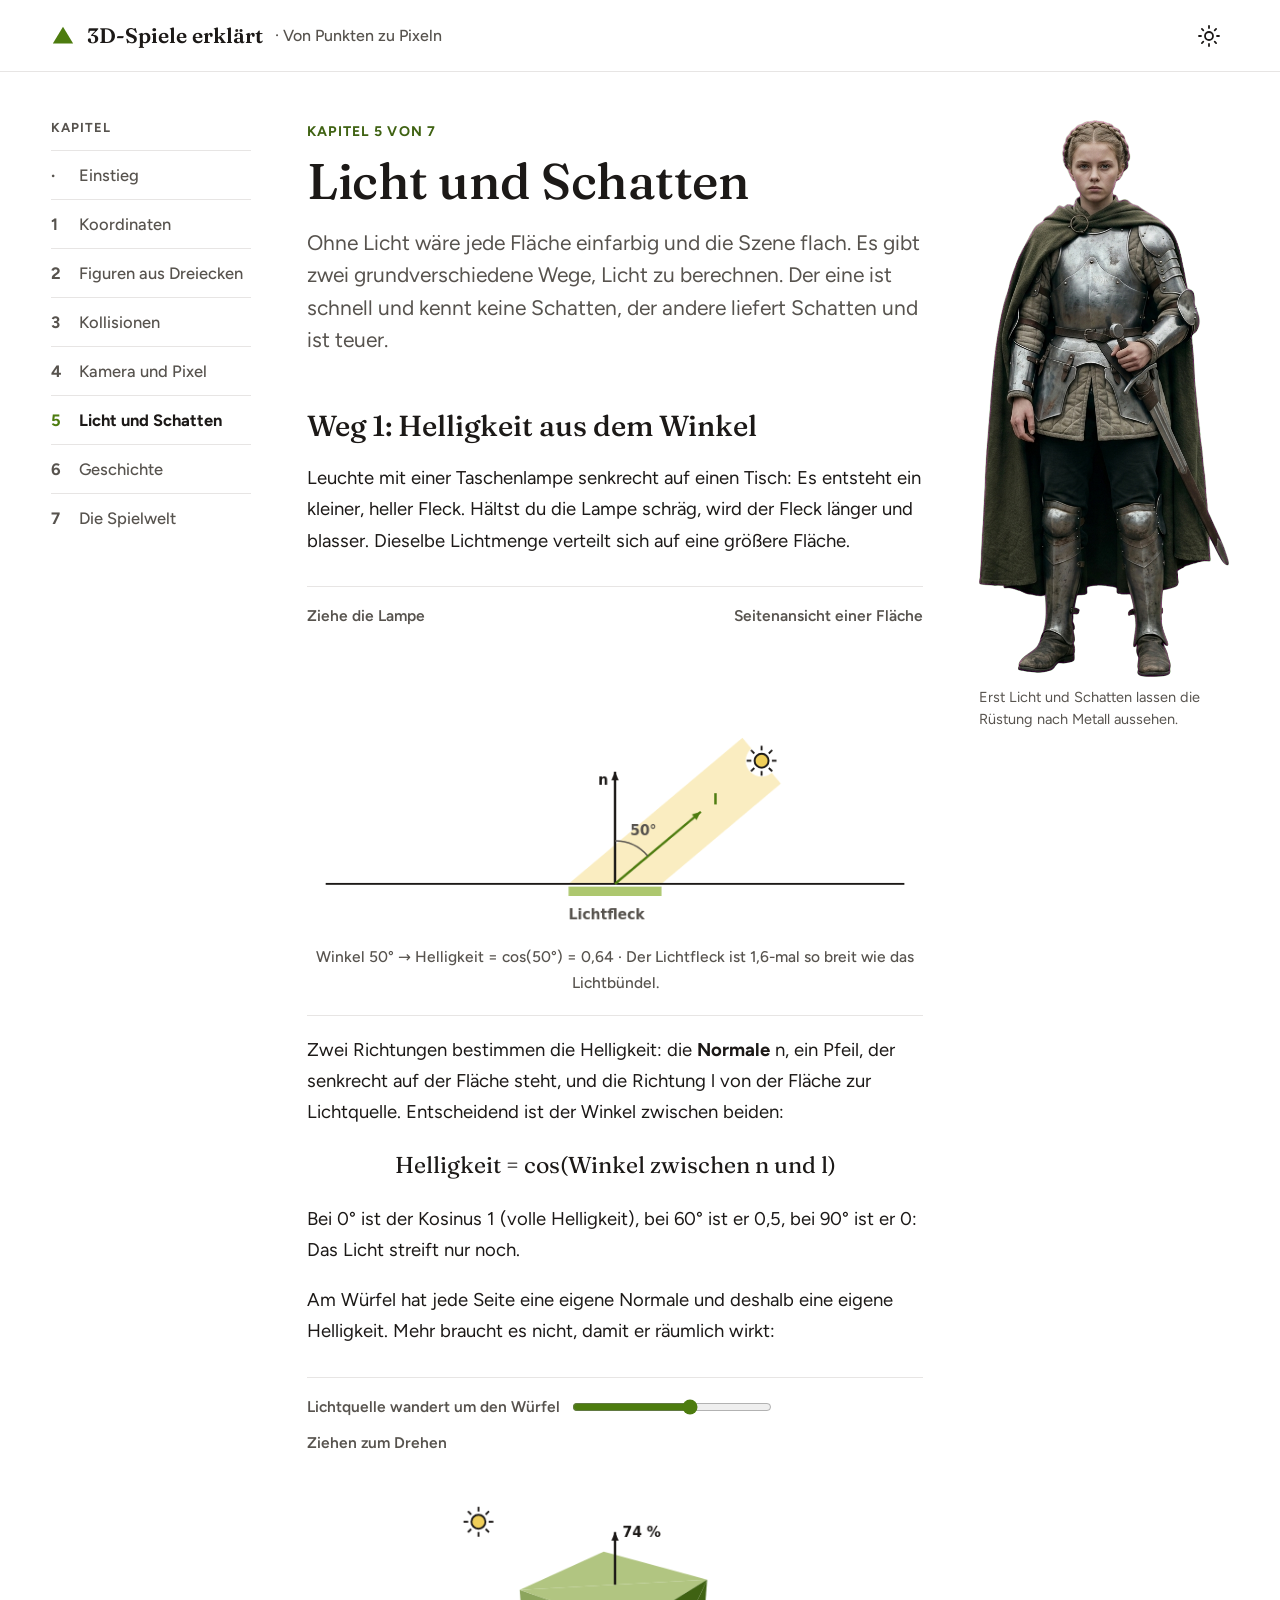
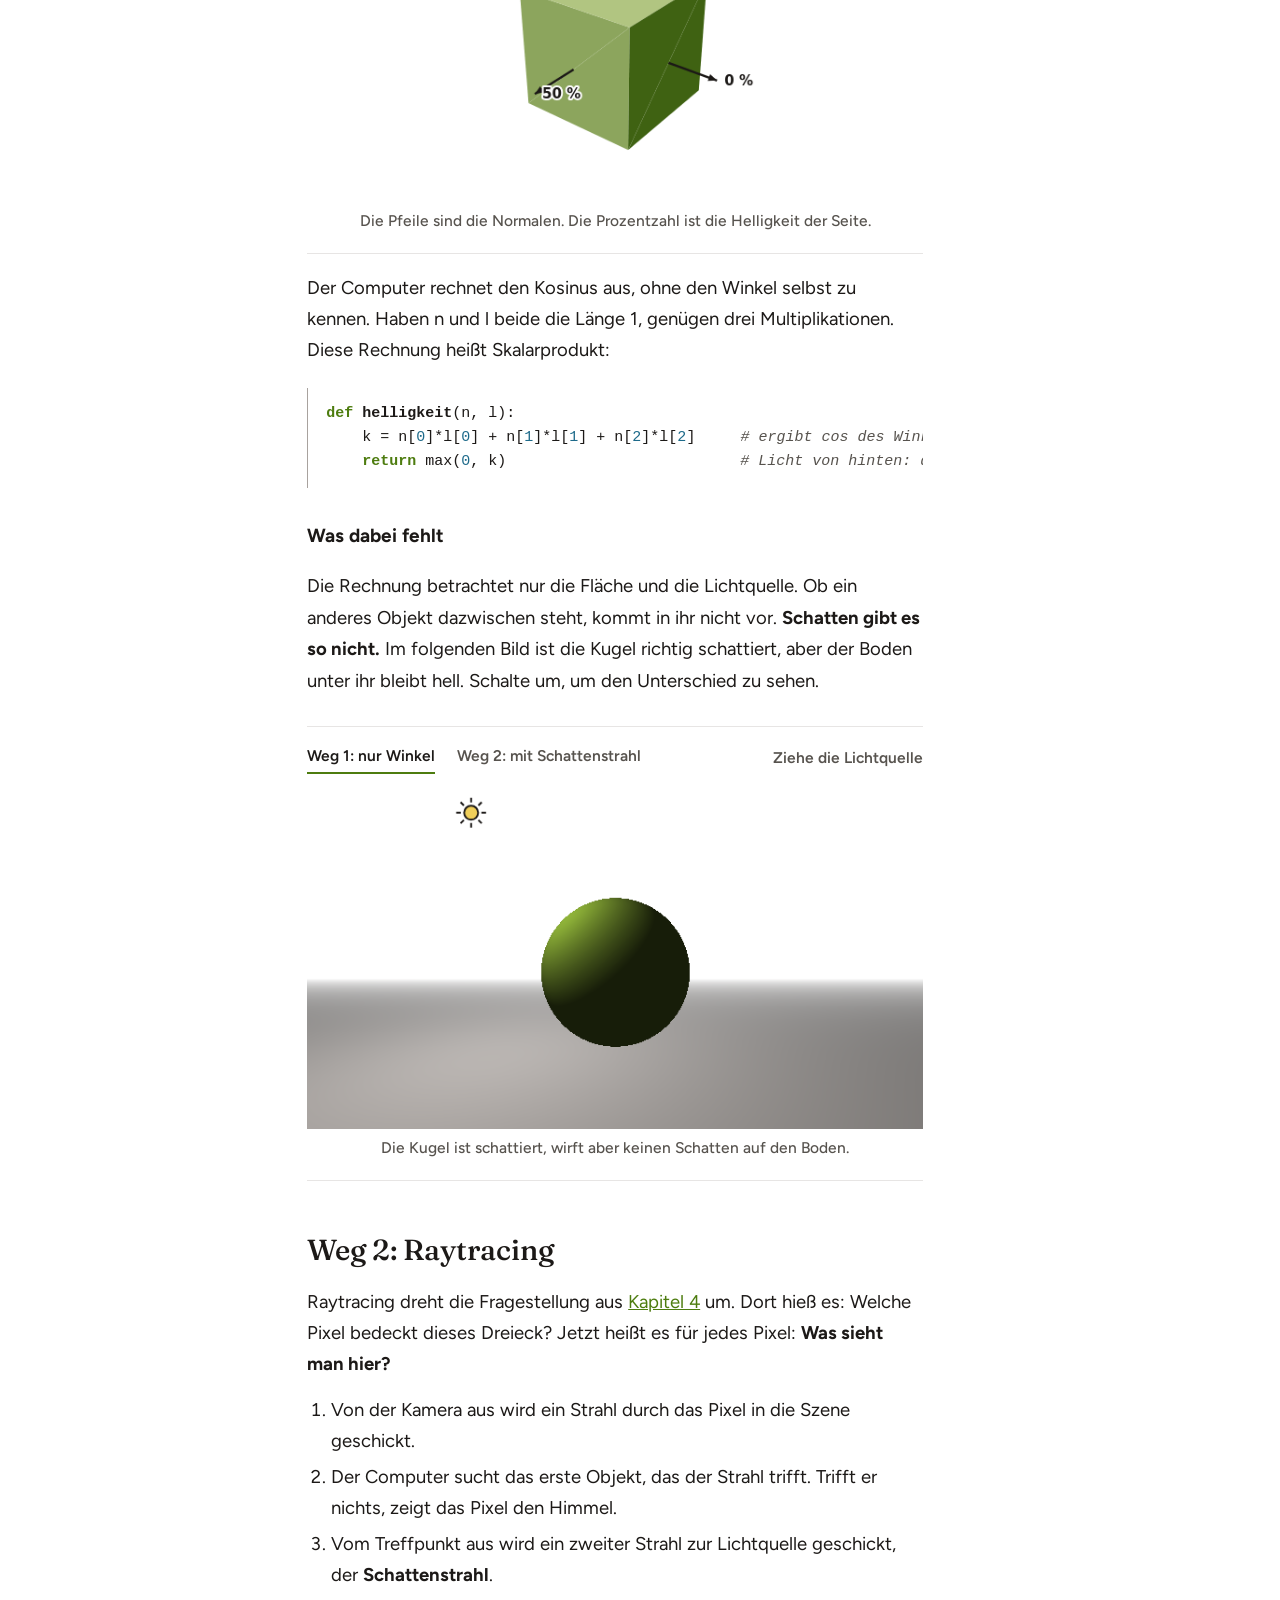
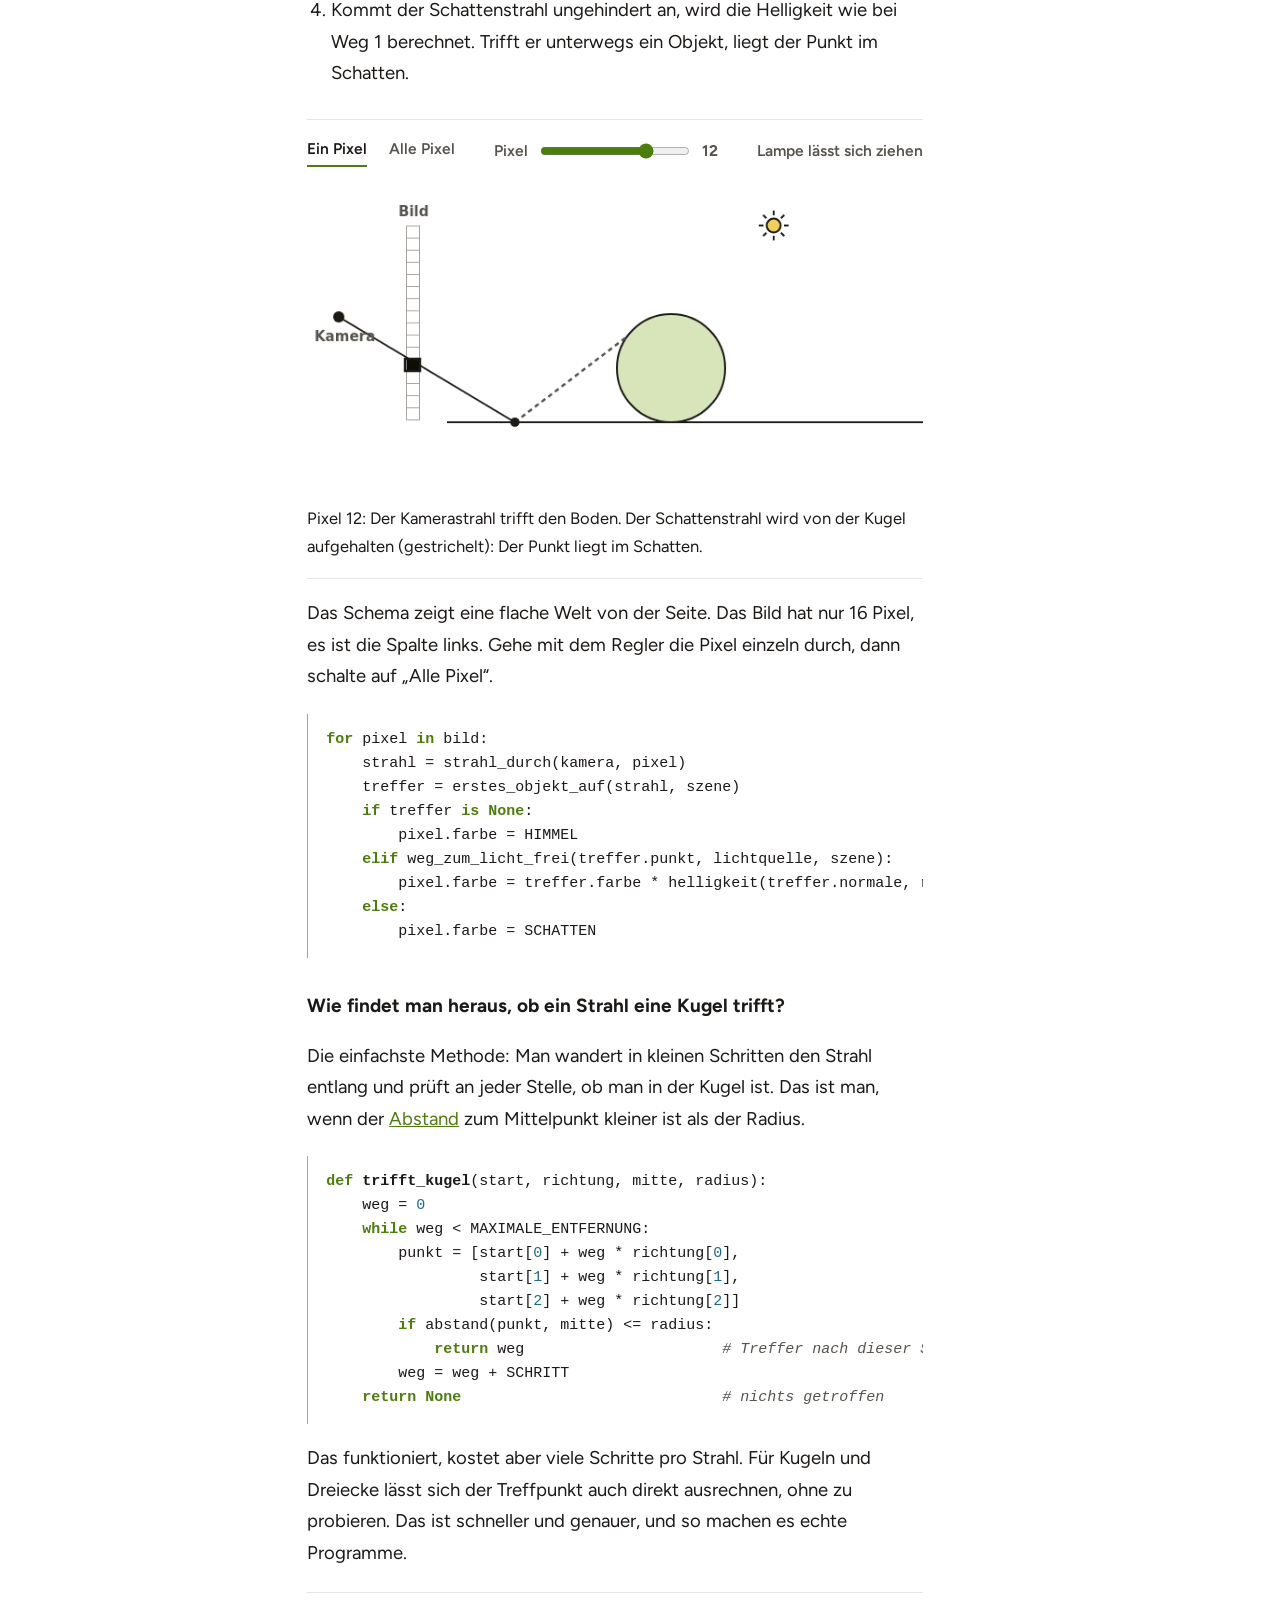
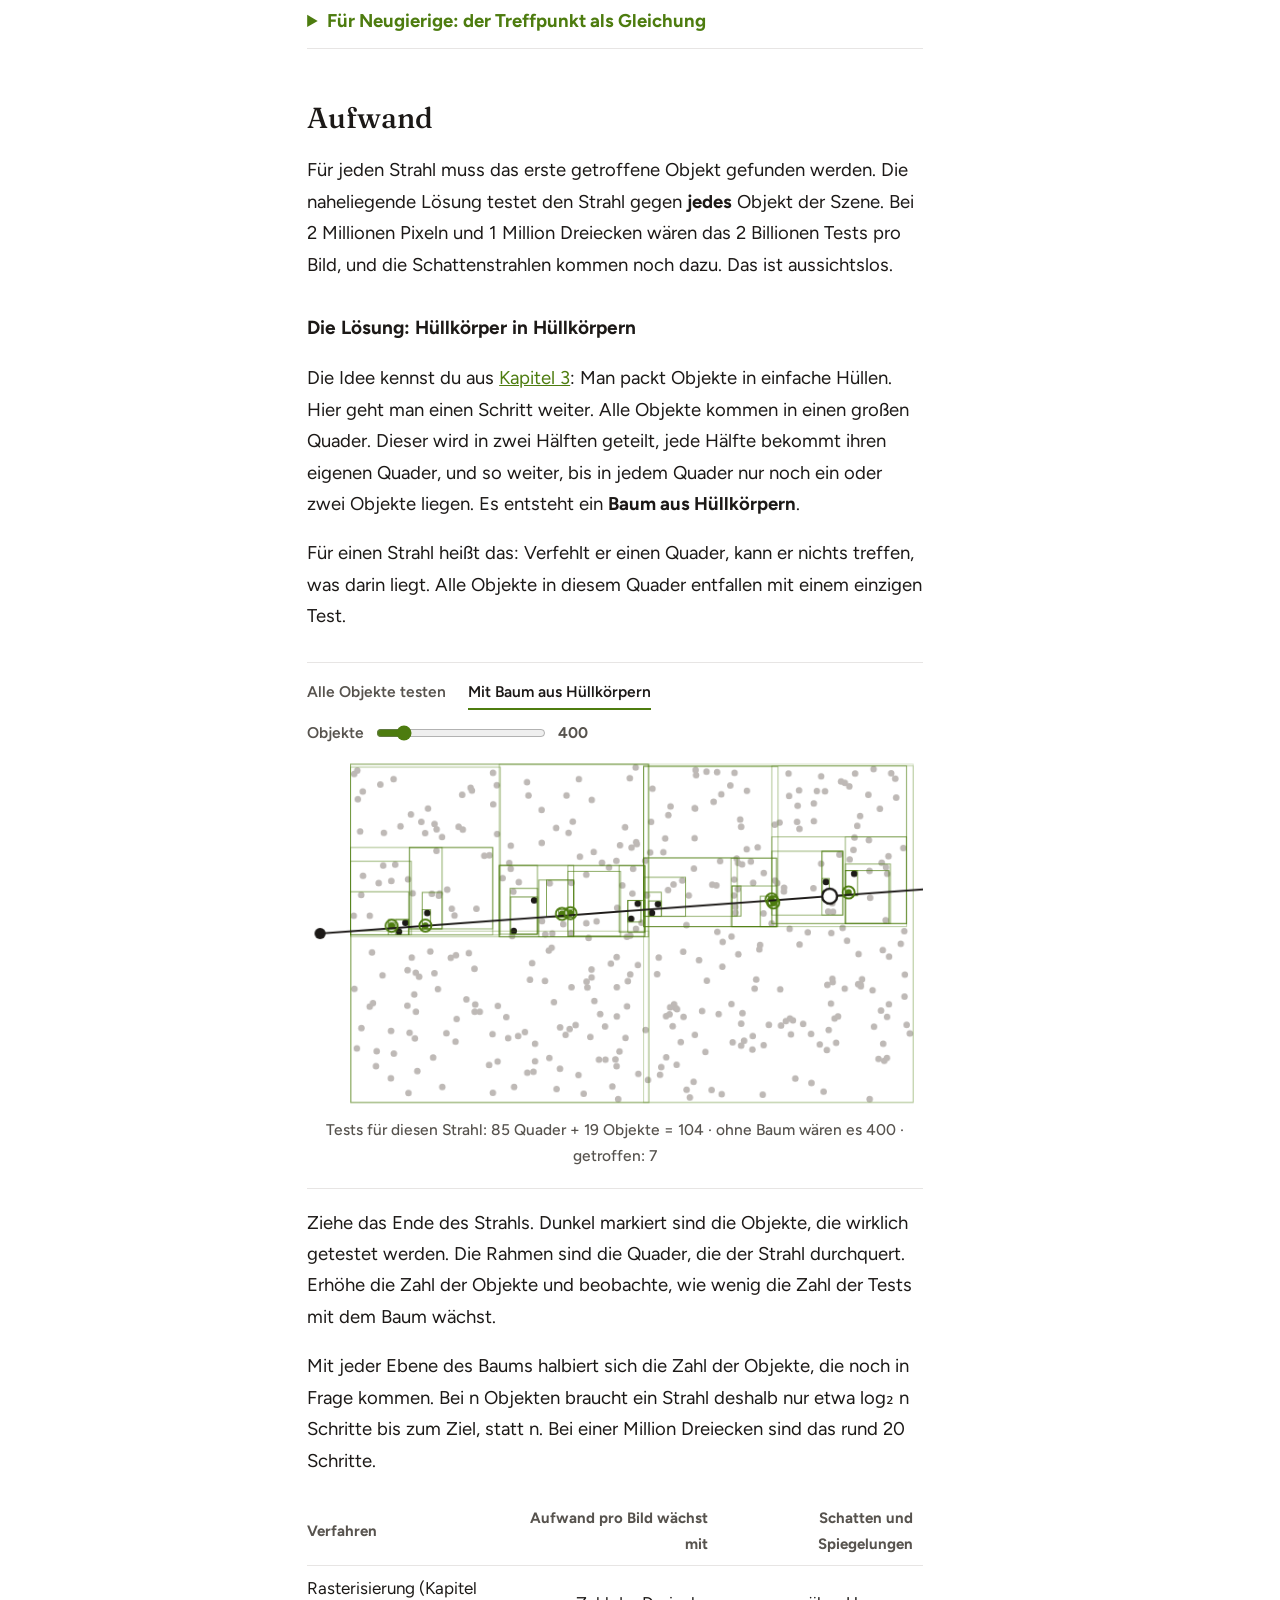
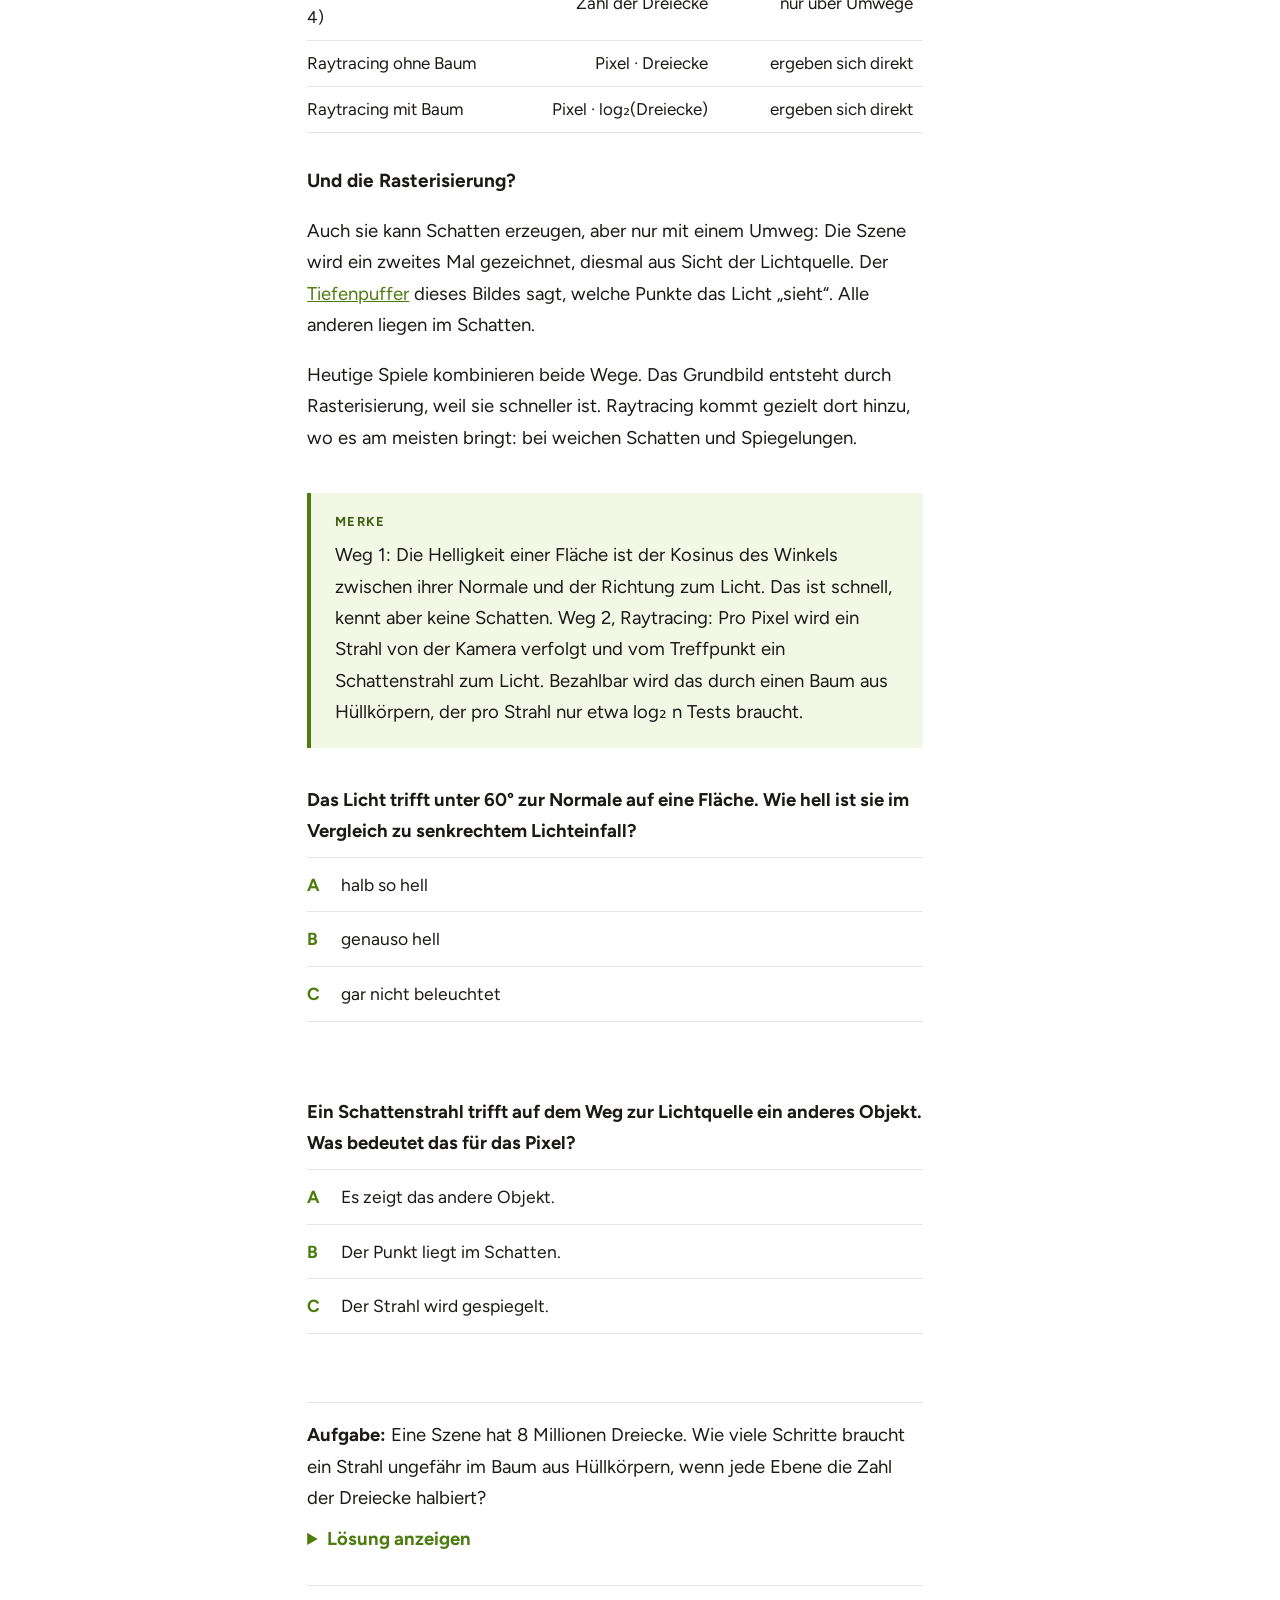
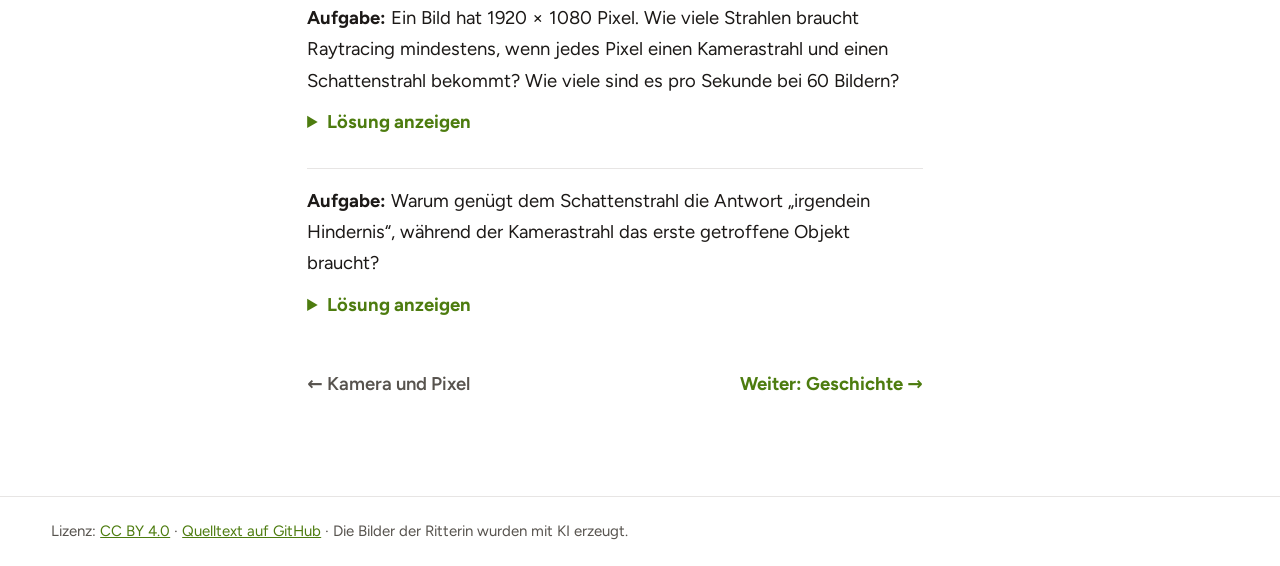
<file: 05-licht.html>
<!doctype html>
<html lang="de">
<head>
<meta charset="utf-8">
<meta name="viewport" content="width=device-width,initial-scale=1">
<title>Licht und Schatten – 3D-Spiele erklärt</title>
<link rel="icon" href="favicon.svg" type="image/svg+xml">
<link rel="alternate icon" href="favicon.ico">
<link rel="stylesheet" href="style.css">
</head>
<body data-page="6" data-fig="img/s6-heute.png" data-cap="Erst Licht und Schatten lassen die Rüstung nach Metall aussehen.">
<main>
<div class="eyebrow">KAPITEL 5 VON 7</div>
<h1>Licht und Schatten</h1>
<p class="lead">Ohne Licht wäre jede Fläche einfarbig und die Szene flach. Es gibt zwei grundverschiedene Wege, Licht zu berechnen. Der eine ist schnell und kennt keine Schatten, der andere liefert Schatten und ist teuer.</p>

<h2 id="winkel">Weg 1: Helligkeit aus dem Winkel</h2>
<p>Leuchte mit einer Taschenlampe senkrecht auf einen Tisch: Es entsteht ein kleiner, heller Fleck. Hältst du die Lampe schräg, wird der Fleck länger und blasser. Dieselbe Lichtmenge verteilt sich auf eine größere Fläche.</p>
<div class="demo">
 <div class="bar"><span>Ziehe die Lampe</span><span>Seitenansicht einer Fläche</span></div>
 <canvas id="l1" role="img" aria-label="Lichtbündel trifft unter einem Winkel auf eine Fläche"></canvas>
 <div class="info" id="l1i"></div>
</div>
<p>Zwei Richtungen bestimmen die Helligkeit: die <b>Normale</b> n, ein Pfeil, der senkrecht auf der Fläche steht, und die Richtung l von der Fläche zur Lichtquelle. Entscheidend ist der Winkel zwischen beiden:</p>
<p class="formel">Helligkeit = cos(Winkel zwischen n und l)</p>
<p>Bei 0° ist der Kosinus 1 (volle Helligkeit), bei 60° ist er 0,5, bei 90° ist er 0: Das Licht streift nur noch.</p>
<p>Am Würfel hat jede Seite eine eigene Normale und deshalb eine eigene Helligkeit. Mehr braucht es nicht, damit er räumlich wirkt:</p>
<div class="demo">
 <div class="bar"><label class="sl">Lichtquelle wandert um den Würfel <input id="l2s" type="range" min="0" max="360" value="215" style="width:200px"></label><span>Ziehen zum Drehen</span></div>
 <canvas id="l2" role="img" aria-label="Würfel mit Normalen und Helligkeit jeder Seite"></canvas>
 <div class="info">Die Pfeile sind die Normalen. Die Prozentzahl ist die Helligkeit der Seite.</div>
</div>
<p>Der Computer rechnet den Kosinus aus, ohne den Winkel selbst zu kennen. Haben n und l beide die Länge 1, genügen drei Multiplikationen. Diese Rechnung heißt Skalarprodukt:</p>
<pre><code><span class="hk">def</span> <span class="hd">helligkeit</span>(n, l):
    k = n[<span class="hn">0</span>]*l[<span class="hn">0</span>] + n[<span class="hn">1</span>]*l[<span class="hn">1</span>] + n[<span class="hn">2</span>]*l[<span class="hn">2</span>]     <span class="hc"># ergibt cos des Winkels zwischen n und l</span>
    <span class="hk">return</span> max(<span class="hn">0</span>, k)                          <span class="hc"># Licht von hinten: dunkel, nicht negativ</span></code></pre>
<h3>Was dabei fehlt</h3>
<p>Die Rechnung betrachtet nur die Fläche und die Lichtquelle. Ob ein anderes Objekt dazwischen steht, kommt in ihr nicht vor. <b>Schatten gibt es so nicht.</b> Im folgenden Bild ist die Kugel richtig schattiert, aber der Boden unter ihr bleibt hell. Schalte um, um den Unterschied zu sehen.</p>
<div class="demo">
 <div class="bar"><div class="tabs" id="tabs" data-for><button class="on" data-m="0">Weg 1: nur Winkel</button><button data-m="1">Weg 2: mit Schattenstrahl</button></div><span>Ziehe die Lichtquelle</span></div>
 <canvas id="c" role="img" aria-label="Kugel auf einer Fläche mit beweglicher Lichtquelle"></canvas>
 <div class="info" id="info"></div>
</div>

<h2 id="raytracing">Weg 2: Raytracing</h2>
<p>Raytracing dreht die Fragestellung aus <a href="04-kamera.html#rasterisierung">Kapitel 4</a> um. Dort hieß es: Welche Pixel bedeckt dieses Dreieck? Jetzt heißt es für jedes Pixel: <b>Was sieht man hier?</b></p>
<ol><li>Von der Kamera aus wird ein Strahl durch das Pixel in die Szene geschickt.</li>
<li>Der Computer sucht das erste Objekt, das der Strahl trifft. Trifft er nichts, zeigt das Pixel den Himmel.</li>
<li>Vom Treffpunkt aus wird ein zweiter Strahl zur Lichtquelle geschickt, der <b>Schattenstrahl</b>.</li>
<li>Kommt der Schattenstrahl ungehindert an, wird die Helligkeit wie bei Weg 1 berechnet. Trifft er unterwegs ein Objekt, liegt der Punkt im Schatten.</li></ol>
<div class="demo">
 <div class="bar"><div class="tabs" id="s4t" data-for><button class="on" data-m="1">Ein Pixel</button><button data-m="0">Alle Pixel</button></div><label class="sl">Pixel <input id="s4p" type="range" min="1" max="16" value="12"><b id="s4v">12</b></label><span>Lampe lässt sich ziehen</span></div>
 <canvas id="s" role="img" aria-label="Schema: Strahlen von der Kamera und Schattenstrahlen"></canvas>
 <div class="step" id="sinfo"></div>
</div>
<p>Das Schema zeigt eine flache Welt von der Seite. Das Bild hat nur 16 Pixel, es ist die Spalte links. Gehe mit dem Regler die Pixel einzeln durch, dann schalte auf „Alle Pixel“.</p>
<pre><code><span class="hk">for</span> pixel <span class="hk">in</span> bild:
    strahl = strahl_durch(kamera, pixel)
    treffer = erstes_objekt_auf(strahl, szene)
    <span class="hk">if</span> treffer <span class="hk">is</span> <span class="hk">None</span>:
        pixel.farbe = HIMMEL
    <span class="hk">elif</span> weg_zum_licht_frei(treffer.punkt, lichtquelle, szene):
        pixel.farbe = treffer.farbe * helligkeit(treffer.normale, richtung_zum_licht)
    <span class="hk">else</span>:
        pixel.farbe = SCHATTEN</code></pre>
<h3>Wie findet man heraus, ob ein Strahl eine Kugel trifft?</h3>
<p>Die einfachste Methode: Man wandert in kleinen Schritten den Strahl entlang und prüft an jeder Stelle, ob man in der Kugel ist. Das ist man, wenn der <a href="01-koordinaten.html#abstand">Abstand</a> zum Mittelpunkt kleiner ist als der Radius.</p>
<pre><code><span class="hk">def</span> <span class="hd">trifft_kugel</span>(start, richtung, mitte, radius):
    weg = <span class="hn">0</span>
    <span class="hk">while</span> weg &lt; MAXIMALE_ENTFERNUNG:
        punkt = [start[<span class="hn">0</span>] + weg * richtung[<span class="hn">0</span>],
                 start[<span class="hn">1</span>] + weg * richtung[<span class="hn">1</span>],
                 start[<span class="hn">2</span>] + weg * richtung[<span class="hn">2</span>]]
        <span class="hk">if</span> abstand(punkt, mitte) &lt;= radius:
            <span class="hk">return</span> weg                      <span class="hc"># Treffer nach dieser Strecke</span>
        weg = weg + SCHRITT
    <span class="hk">return</span> <span class="hk">None</span>                             <span class="hc"># nichts getroffen</span></code></pre>
<p>Das funktioniert, kostet aber viele Schritte pro Strahl. Für Kugeln und Dreiecke lässt sich der Treffpunkt auch direkt ausrechnen, ohne zu probieren. Das ist schneller und genauer, und so machen es echte Programme.</p>
<details class="mehr"><summary>Für Neugierige: der Treffpunkt als Gleichung</summary>
<p>Jeder Punkt auf dem Strahl lässt sich schreiben als start + weg · richtung. Gesucht ist die Strecke <i>weg</i>, bei der dieser Punkt genau den Abstand <i>radius</i> vom Mittelpunkt hat. Setzt man den Punkt in die Abstandsformel ein und quadriert, bleibt eine quadratische Gleichung in <i>weg</i> übrig:</p>
<p class="formel">weg² + 2 · b · weg + c = 0</p>
<p>Dabei fasst b zusammen, wie stark der Strahl auf den Mittelpunkt zu- oder von ihm wegläuft, und c, wie weit der Startpunkt von der Kugeloberfläche entfernt ist. Die Lösungsformel liefert weg = −b ± √(b² − c). Steht unter der Wurzel etwas Negatives, verfehlt der Strahl die Kugel. Sonst gibt es zwei Lösungen: den Eintritts- und den Austrittspunkt.</p>
</details>

<h2 id="aufwand">Aufwand</h2>
<p>Für jeden Strahl muss das erste getroffene Objekt gefunden werden. Die naheliegende Lösung testet den Strahl gegen <b>jedes</b> Objekt der Szene. Bei 2 Millionen Pixeln und 1 Million Dreiecken wären das 2 Billionen Tests pro Bild, und die Schattenstrahlen kommen noch dazu. Das ist aussichtslos.</p>
<h3 id="baum">Die Lösung: Hüllkörper in Hüllkörpern</h3>
<p>Die Idee kennst du aus <a href="03-kollision.html#huellkoerper">Kapitel 3</a>: Man packt Objekte in einfache Hüllen. Hier geht man einen Schritt weiter. Alle Objekte kommen in einen großen Quader. Dieser wird in zwei Hälften geteilt, jede Hälfte bekommt ihren eigenen Quader, und so weiter, bis in jedem Quader nur noch ein oder zwei Objekte liegen. Es entsteht ein <b>Baum aus Hüllkörpern</b>.</p>
<p>Für einen Strahl heißt das: Verfehlt er einen Quader, kann er nichts treffen, was darin liegt. Alle Objekte in diesem Quader entfallen mit einem einzigen Test.</p>
<div class="demo">
 <div class="bar"><div class="tabs" id="bt" data-for><button data-m="0">Alle Objekte testen</button><button class="on" data-m="1">Mit Baum aus Hüllkörpern</button></div><label class="sl">Objekte <input id="bn" type="range" min="20" max="3000" step="20" value="400" style="width:170px"><b id="bnv">400</b></label></div>
 <canvas id="b" role="img" aria-label="Ein Strahl in einer Szene mit vielen Objekten"></canvas>
 <div class="info" id="bi"></div>
</div>
<p>Ziehe das Ende des Strahls. Dunkel markiert sind die Objekte, die wirklich getestet werden. Die Rahmen sind die Quader, die der Strahl durchquert. Erhöhe die Zahl der Objekte und beobachte, wie wenig die Zahl der Tests mit dem Baum wächst.</p>
<p>Mit jeder Ebene des Baums halbiert sich die Zahl der Objekte, die noch in Frage kommen. Bei n Objekten braucht ein Strahl deshalb nur etwa log₂ n Schritte bis zum Ziel, statt n. Bei einer Million Dreiecken sind das rund 20 Schritte.</p>
<table><tr><th>Verfahren</th><th>Aufwand pro Bild wächst mit</th><th>Schatten und Spiegelungen</th></tr>
<tr><td>Rasterisierung (Kapitel 4)</td><td>Zahl der Dreiecke</td><td>nur über Umwege</td></tr>
<tr><td>Raytracing ohne Baum</td><td>Pixel · Dreiecke</td><td>ergeben sich direkt</td></tr>
<tr><td>Raytracing mit Baum</td><td>Pixel · log₂(Dreiecke)</td><td>ergeben sich direkt</td></tr></table>
<h3>Und die Rasterisierung?</h3>
<p>Auch sie kann Schatten erzeugen, aber nur mit einem Umweg: Die Szene wird ein zweites Mal gezeichnet, diesmal aus Sicht der Lichtquelle. Der <a href="04-kamera.html#tiefenpuffer">Tiefenpuffer</a> dieses Bildes sagt, welche Punkte das Licht „sieht“. Alle anderen liegen im Schatten.</p>
<p>Heutige Spiele kombinieren beide Wege. Das Grundbild entsteht durch Rasterisierung, weil sie schneller ist. Raytracing kommt gezielt dort hinzu, wo es am meisten bringt: bei weichen Schatten und Spiegelungen.</p>
<div class="merke"><div class="mt">Merke</div>Weg 1: Die Helligkeit einer Fläche ist der Kosinus des Winkels zwischen ihrer Normale und der Richtung zum Licht. Das ist schnell, kennt aber keine Schatten. Weg 2, Raytracing: Pro Pixel wird ein Strahl von der Kamera verfolgt und vom Treffpunkt ein Schattenstrahl zum Licht. Bezahlbar wird das durch einen Baum aus Hüllkörpern, der pro Strahl nur etwa log₂ n Tests braucht.</div>
<div class="quiz" data-q="Das Licht trifft unter 60° zur Normale auf eine Fläche. Wie hell ist sie im Vergleich zu senkrechtem Lichteinfall?" data-c="0" data-why="cos 60° = 0,5."><ul><li>halb so hell</li><li>genauso hell</li><li>gar nicht beleuchtet</li></ul></div><div class="quiz" data-q="Ein Schattenstrahl trifft auf dem Weg zur Lichtquelle ein anderes Objekt. Was bedeutet das für das Pixel?" data-c="1" data-why="Der Weg zum Licht ist versperrt, also kommt dort kein direktes Licht an."><ul><li>Es zeigt das andere Objekt.</li><li>Der Punkt liegt im Schatten.</li><li>Der Strahl wird gespiegelt.</li></ul></div><div class="aufgabe"><p><b>Aufgabe:</b> Eine Szene hat 8 Millionen Dreiecke. Wie viele Schritte braucht ein Strahl ungefähr im Baum aus Hüllkörpern, wenn jede Ebene die Zahl der Dreiecke halbiert?</p><details><summary>Lösung anzeigen</summary><p>log₂(8 000 000) ≈ 23, denn 2²³ = 8 388 608. Statt 8 Millionen Tests genügen etwa 23 Schritte bis zu einem einzelnen Dreieck.</p></details></div><div class="aufgabe"><p><b>Aufgabe:</b> Ein Bild hat 1920 × 1080 Pixel. Wie viele Strahlen braucht Raytracing mindestens, wenn jedes Pixel einen Kamerastrahl und einen Schattenstrahl bekommt? Wie viele sind es pro Sekunde bei 60 Bildern?</p><details><summary>Lösung anzeigen</summary><p>1920 · 1080 ≈ 2,07 Millionen Pixel, mit Schattenstrahl also rund 4,1 Millionen Strahlen pro Bild und knapp 250 Millionen pro Sekunde.</p></details></div><div class="aufgabe"><p><b>Aufgabe:</b> Warum genügt dem Schattenstrahl die Antwort „irgendein Hindernis“, während der Kamerastrahl das erste getroffene Objekt braucht?</p><details><summary>Lösung anzeigen</summary><p>Für den Schatten zählt nur, ob etwas im Weg steht. Die Suche kann beim ersten gefundenen Hindernis abbrechen. Der Kamerastrahl muss wissen, welches Objekt vorn liegt und damit sichtbar ist.</p></details></div>
</main>
<script src="js/mini3d.js"></script>
<script src="js/site.js"></script>
<script>
const $=i=>document.getElementById(i);
function sun(ctx,x,y){const tx=M3D.css("--tx"),bg=M3D.css("--bg");ctx.fillStyle=bg;ctx.beginPath();ctx.arc(x,y,17,0,7);ctx.fill();
 ctx.strokeStyle=tx;ctx.lineWidth=2;ctx.beginPath();for(let k=0;k<8;k++){const a=k*Math.PI/4;ctx.moveTo(x+Math.cos(a)*11,y+Math.sin(a)*11);ctx.lineTo(x+Math.cos(a)*16,y+Math.sin(a)*16);}ctx.stroke();
 ctx.fillStyle="#f0cf5a";ctx.beginPath();ctx.arc(x,y,7.5,0,7);ctx.fill();ctx.stroke();}
function arrow(ctx,a,b,col,w){const d=Math.atan2(b[1]-a[1],b[0]-a[0]);ctx.strokeStyle=col;ctx.fillStyle=col;ctx.lineWidth=w||2;ctx.beginPath();ctx.moveTo(a[0],a[1]);ctx.lineTo(b[0],b[1]);ctx.stroke();
 ctx.beginPath();ctx.moveTo(b[0],b[1]);ctx.lineTo(b[0]-10*Math.cos(d-.4),b[1]-10*Math.sin(d-.4));ctx.lineTo(b[0]-10*Math.cos(d+.4),b[1]-10*Math.sin(d+.4));ctx.closePath();ctx.fill();}
(function(){ // Taschenlampe
const c=$("l1"),W=660,H=320,ctx=M3D.setup(c,W,H),HP=[330,262],R=205,BW=64;let th=50*Math.PI/180,dr=false;
function draw(){ctx.clearRect(0,0,W,H);const tx=M3D.css("--tx"),mu=M3D.css("--mu"),ac=M3D.css("--ac"),bg=M3D.css("--bg"),c2=M3D.css("--c2");
 const l=[Math.sin(th),-Math.cos(th)],LP=[HP[0]+l[0]*R,HP[1]+l[1]*R],cs=Math.cos(th),fw=BW/cs/2,pv=[Math.cos(th),Math.sin(th)];
 ctx.beginPath();ctx.moveTo(LP[0]-pv[0]*BW/2,LP[1]-pv[1]*BW/2);ctx.lineTo(LP[0]+pv[0]*BW/2,LP[1]+pv[1]*BW/2);ctx.lineTo(HP[0]+fw,HP[1]);ctx.lineTo(HP[0]-fw,HP[1]);ctx.closePath();ctx.fillStyle="rgba(240,207,90,"+(.18+.3*cs)+")";ctx.fill();
 ctx.strokeStyle=tx;ctx.lineWidth=2;ctx.beginPath();ctx.moveTo(20,HP[1]);ctx.lineTo(W-20,HP[1]);ctx.stroke();
 ctx.strokeStyle=M3D.mix(bg,c2,.25+.75*cs);ctx.lineWidth=10;ctx.beginPath();ctx.moveTo(Math.max(20,HP[0]-fw),HP[1]+8);ctx.lineTo(Math.min(W-20,HP[0]+fw),HP[1]+8);ctx.stroke();
 arrow(ctx,HP,[HP[0],HP[1]-120],tx,2.5);arrow(ctx,HP,[HP[0]+l[0]*120,HP[1]+l[1]*120],ac,2.5);
 ctx.strokeStyle=mu;ctx.lineWidth=1.5;ctx.beginPath();ctx.arc(HP[0],HP[1],46,-Math.PI/2,-Math.PI/2+th,th<0);ctx.stroke();
 ctx.font=M3D.font(700);ctx.fillStyle=tx;ctx.fillText("n",HP[0]-18,HP[1]-106);ctx.fillStyle=ac;ctx.fillText("l",HP[0]+l[0]*132+4,HP[1]+l[1]*132);
 ctx.fillStyle=mu;ctx.font=M3D.font(600);ctx.fillText(Math.round(Math.abs(th)*180/Math.PI)+"°",HP[0]+Math.sin(th/2)*62-10,HP[1]-Math.cos(th/2)*62+4);ctx.fillText("Lichtfleck",Math.max(24,HP[0]-fw),HP[1]+38);
 sun(ctx,LP[0],LP[1]);
 $("l1i").textContent="Winkel "+Math.round(Math.abs(th)*180/Math.PI)+"° → Helligkeit = cos("+Math.round(Math.abs(th)*180/Math.PI)+"°) = "+M3D.de(cs,2)+" · Der Lichtfleck ist "+M3D.de(1/cs,1)+"-mal so breit wie das Lichtbündel.";}
function mv(e){const p=M3D.pos(c,e);th=Math.max(-1.36,Math.min(1.36,Math.atan2(p.x-HP[0],HP[1]-p.y)));draw();}
c.addEventListener("pointerdown",e=>{dr=true;c.setPointerCapture(e.pointerId);mv(e);});c.addEventListener("pointermove",e=>dr&&mv(e));c.addEventListener("pointerup",()=>dr=false);
M3D.onTheme(draw);draw();
})();
(function(){ // Würfel mit Normalen
const c=$("l2"),W=660,H=360,ctx=M3D.setup(c,W,H),mesh=M3D.cube(1.1),st={ax:-0.5,ay:0.65},sl=$("l2s"),cam={cx:W/2,cy:H/2+10,dist:11,f:11,scale:62};
const NS=[[0,0,-1],[0,0,1],[-1,0,0],[1,0,0],[0,1,0],[0,-1,0]];
function draw(){ctx.clearRect(0,0,W,H);const a=+sl.value*Math.PI/180,L=M3D.norm([Math.cos(a)*.85,.62,Math.sin(a)*.85]),tx=M3D.css("--tx"),bg=M3D.css("--bg");
 const rot=p=>M3D.rotX(M3D.rotY(p,st.ay),st.ax),S=M3D.project([L[0]*3.1,L[1]*3.1,L[2]*3.1],cam);
 if(L[2]>0)sun(ctx,S[0],S[1]);
 M3D.drawMesh(ctx,mesh,{ax:st.ax,ay:st.ay,cam,mode:"fill",smooth:true,light:L,lines:false});
 ctx.font=M3D.font(700);NS.forEach(n=>{const nr=rot(n),cr=[nr[0]*1.1,nr[1]*1.1,nr[2]*1.1];if(M3D.dot(nr,[cr[0],cr[1],cr[2]+cam.dist])>=0)return;
  const p=M3D.project(cr,cam),q=M3D.project([cr[0]+nr[0]*.9,cr[1]+nr[1]*.9,cr[2]+nr[2]*.9],cam);arrow(ctx,p,q,tx,2.5);
  const t=Math.round(Math.max(0,M3D.dot(nr,L))*100)+" %";ctx.lineWidth=4;ctx.strokeStyle=bg;ctx.strokeText(t,q[0]+8,q[1]+5);ctx.fillStyle=tx;ctx.fillText(t,q[0]+8,q[1]+5);});
 if(L[2]<=0)sun(ctx,S[0],S[1]);}
sl.oninput=draw;M3D.drag(c,st,draw);M3D.onTheme(draw);draw();
})();
(function(){ // 3D-Bild
const c=$("c"),W=660,H=370,ctx=M3D.setup(c,W,H),off=document.createElement("canvas");off.width=W;off.height=H;const o2=off.getContext("2d");
const LZ=3.0,K=[0,0.2,4],R=1,GY=-0.8,O=[0,0.4,0],F=1.2;let L=[-1.5,1.9,LZ],shadow=false,dr=false;
const hit=(o,d)=>{const om=M3D.sub(o,K),b=M3D.dot(om,d),cc=M3D.dot(om,om)-R*R,D=b*b-cc;if(D<0)return -1;const t=-b-Math.sqrt(D);return t>1e-4?t:-1;};
function render(){const bg=M3D.rgb("--bg"),sc=M3D.rgb("--c2"),gc=M3D.rgb("--bd2"),img=o2.createImageData(W,H),D=img.data;let rays=0;
 for(let y=0;y<H;y++)for(let x=0;x<W;x++){const d=M3D.norm([(x-W/2)/H*F,-(y-H/2)/H*F,1]);rays++;
  let col=bg,t=hit(O,d),tg=d[1]<0?(GY-O[1])/d[1]:-1,p=null,n,base;
  if(t>0&&(tg<0||t<tg)){p=[O[0]+d[0]*t,O[1]+d[1]*t,O[2]+d[2]*t];n=M3D.norm(M3D.sub(p,K));base=sc;}
  else if(tg>0&&tg<40){p=[O[0]+d[0]*tg,GY,O[2]+d[2]*tg];n=[0,1,0];base=gc;}
  if(p){const lv=M3D.sub(L,p),ll=Math.hypot(lv[0],lv[1],lv[2]),l=[lv[0]/ll,lv[1]/ll,lv[2]/ll];let lam=Math.max(0,M3D.dot(n,l));
   if(shadow&&base===gc){rays++;const ts=hit([p[0],p[1]+1e-3,p[2]],l);if(ts>0&&ts<ll)lam=0;}
   const k=.16+.84*lam;col=[base[0]*k,base[1]*k,base[2]*k];
   if(base===gc){const f=Math.max(0,1-p[2]/16);col=[bg[0]+(col[0]-bg[0])*f,bg[1]+(col[1]-bg[1])*f,bg[2]+(col[2]-bg[2])*f];}}
  const i=(y*W+x)*4;D[i]=col[0];D[i+1]=col[1];D[i+2]=col[2];D[i+3]=255;}
 o2.putImageData(img,0,0);ctx.drawImage(off,0,0,W,H);sun(ctx,W/2+(L[0]/L[2])/F*H,H/2-((L[1]-O[1])/L[2])/F*H);
 $("info").textContent=shadow?"Dieses Bild berechnet dein Browser per Raytracing: "+rays.toLocaleString("de")+" Strahlen.":"Die Kugel ist schattiert, wirft aber keinen Schatten auf den Boden.";}
function mv(e){const p=M3D.pos(c,e);L=[Math.max(-2.6,Math.min(2.6,(p.x-W/2)/H*F*LZ)),Math.max(1.2,Math.min(1.95,O[1]-(p.y-H/2)/H*F*LZ)),LZ];render();}
c.addEventListener("pointerdown",e=>{dr=true;c.setPointerCapture(e.pointerId);mv(e);});c.addEventListener("pointermove",e=>dr&&mv(e));c.addEventListener("pointerup",()=>dr=false);
$("tabs").addEventListener("click",e=>{const b=e.target.closest("button");if(b){shadow=b.dataset.m==="1";render();}});M3D.onTheme(render);render();
})();
(function(){ // 2D-Schema
const c=$("s"),W=660,H=340,ctx=M3D.setup(c,W,H),E=[34,150],PX=120,N=16,Y0=52,PH=13,K={x:390,y:205,r:58},GY=263,sl=$("s4p");let L=[500,52],dr=false,one=true;
function hitC(o,d){const ox=o[0]-K.x,oy=o[1]-K.y,b=ox*d[0]+oy*d[1],cc=ox*ox+oy*oy-K.r*K.r,D=b*b-cc;if(D<0)return -1;const t=-b-Math.sqrt(D);return t>1e-3?t:-1;}
function trace(i){const py=Y0+(i+.5)*PH,dl=Math.hypot(PX-E[0],py-E[1]),d=[(PX-E[0])/dl,(py-E[1])/dl],r={d,what:null};
 const t=hitC(E,d),tg=d[1]>0?(GY-E[1])/d[1]:-1;let n;
 if(t>0&&(tg<0||t<tg)){r.hit=[E[0]+d[0]*t,E[1]+d[1]*t];n=[(r.hit[0]-K.x)/K.r,(r.hit[1]-K.y)/K.r];r.what="die Kugel";}
 else if(tg>0&&E[0]+d[0]*tg<W){r.hit=[E[0]+d[0]*tg,GY];n=[0,-1];r.what="den Boden";}
 if(!r.hit)return r;
 const ll=Math.hypot(L[0]-r.hit[0],L[1]-r.hit[1]),l=[(L[0]-r.hit[0])/ll,(L[1]-r.hit[1])/ll];r.lam=n[0]*l[0]+n[1]*l[1];
 const st=[r.hit[0]+n[0]*.5,r.hit[1]+n[1]*.5],ts=hitC(st,l);r.away=r.lam<=0;r.blocked=r.away||(ts>0&&ts<ll);
 r.end=r.blocked?(ts>0&&ts<ll?[st[0]+l[0]*ts,st[1]+l[1]*ts]:[r.hit[0]+l[0]*26,r.hit[1]+l[1]*26]):L;r.bright=r.blocked?.08:.2+.8*r.lam;return r;}
function draw(){ctx.clearRect(0,0,W,H);const tx=M3D.css("--tx"),mu=M3D.css("--mu"),ac=M3D.css("--ac"),bd=M3D.css("--bd2"),bg=M3D.css("--bg"),c2=M3D.css("--c2"),sel=+sl.value-1;$("s4v").textContent=sel+1;
 ctx.strokeStyle=tx;ctx.lineWidth=2;ctx.beginPath();ctx.moveTo(150,GY);ctx.lineTo(W,GY);ctx.stroke();
 ctx.beginPath();ctx.arc(K.x,K.y,K.r,0,7);ctx.fillStyle=M3D.mix(bg,c2,.35);ctx.fill();ctx.stroke();let sh=0,bl=0,R=null;
 for(let i=0;i<N;i++){const r=trace(i),on=!one||i===sel;if(i===sel)R=r;if(r.hit){sh++;if(r.blocked)bl++;}
  if(on){ctx.strokeStyle=one?tx:bd;ctx.lineWidth=one?2:1;ctx.beginPath();ctx.moveTo(E[0],E[1]);
   if(r.hit){ctx.lineTo(r.hit[0],r.hit[1]);ctx.stroke();ctx.beginPath();ctx.moveTo(r.hit[0],r.hit[1]);ctx.lineTo(r.end[0],r.end[1]);
    if(r.blocked){ctx.setLineDash([5,4]);ctx.strokeStyle=mu;ctx.lineWidth=one?2.5:1.5;ctx.stroke();ctx.setLineDash([]);}
    else{ctx.strokeStyle=ac;ctx.globalAlpha=one?1:.55;ctx.lineWidth=one?2.5:1.2;ctx.stroke();ctx.globalAlpha=1;}
    ctx.beginPath();ctx.arc(r.hit[0],r.hit[1],one?5:2.5,0,7);ctx.fillStyle=tx;ctx.fill();}
   else{ctx.lineTo(E[0]+r.d[0]*640,E[1]+r.d[1]*640);ctx.globalAlpha=one?1:.5;ctx.stroke();ctx.globalAlpha=1;}}
  ctx.fillStyle=!r.hit?bg:M3D.mix("#000000",c2,r.bright);if(on||!one)ctx.fillRect(PX-14,Y0+i*PH,14,PH);ctx.strokeStyle=bd;ctx.lineWidth=1;ctx.strokeRect(PX-14+.5,Y0+i*PH+.5,14,PH);}
 if(one){ctx.strokeStyle=tx;ctx.lineWidth=2.5;ctx.strokeRect(PX-15,Y0+sel*PH,16,PH);}
 ctx.fillStyle=tx;ctx.beginPath();ctx.arc(E[0],E[1],6,0,7);ctx.fill();ctx.font=M3D.font(600);ctx.fillStyle=mu;ctx.fillText("Kamera",8,E[1]+26);ctx.fillText("Bild",PX-22,Y0-10);sun(ctx,L[0],L[1]);
 $("sinfo").textContent=one?("Pixel "+(sel+1)+": "+(!R.hit?"Der Kamerastrahl trifft nichts. Das Pixel zeigt den Himmel.":"Der Kamerastrahl trifft "+R.what+". "+(R.away?"Die Stelle ist vom Licht abgewandt, sie liegt im Schatten.":R.blocked?"Der Schattenstrahl wird von der Kugel aufgehalten (gestrichelt): Der Punkt liegt im Schatten.":"Der Schattenstrahl erreicht die Lichtquelle. Helligkeit aus dem Winkel: "+Math.round(R.lam*100)+" %."))):(N+" Kamerastrahlen, "+sh+" Schattenstrahlen, davon "+bl+" blockiert. Links steht das fertige Bild aus 16 Pixeln.");}
function mv(e){const p=M3D.pos(c,e);L=[Math.max(170,Math.min(W-16,p.x)),Math.max(16,Math.min(130,p.y))];draw();}
c.addEventListener("pointerdown",e=>{dr=true;c.setPointerCapture(e.pointerId);mv(e);});c.addEventListener("pointermove",e=>dr&&mv(e));c.addEventListener("pointerup",()=>dr=false);
sl.oninput=draw;$("s4t").addEventListener("click",e=>{const b=e.target.closest("button");if(b){one=b.dataset.m==="1";draw();}});M3D.onTheme(draw);draw();
})();
(function(){ // Baum aus Hüllkörpern
const c=$("b"),W=660,H=380,ctx=M3D.setup(c,W,H),R=3.5,O=[14,190],sl=$("bn");let tree=true,T=[560,150],dr=false,obj=[],root=null,seed=11;
const rnd=()=>{seed=(seed*16807)%2147483647;return seed/2147483647;};
function build(ix){const n={x0:1e9,y0:1e9,x1:-1e9,y1:-1e9};ix.forEach(i=>{const o=obj[i];n.x0=Math.min(n.x0,o[0]-R);n.x1=Math.max(n.x1,o[0]+R);n.y0=Math.min(n.y0,o[1]-R);n.y1=Math.max(n.y1,o[1]+R);});
 if(ix.length<=2){n.items=ix;return n;}const ax=(n.x1-n.x0)>(n.y1-n.y0)?0:1;ix.sort((a,b)=>obj[a][ax]-obj[b][ax]);const m=ix.length>>1;n.l=build(ix.slice(0,m));n.r=build(ix.slice(m));return n;}
function make(){const n=+sl.value;$("bnv").textContent=n;seed=11;obj=[];for(let i=0;i<n;i++)obj.push([50+rnd()*(W-64),12+rnd()*(H-24)]);root=build(obj.map((_,i)=>i));draw();}
function draw(){ctx.clearRect(0,0,W,H);const tx=M3D.css("--tx"),mu=M3D.css("--mu"),ac=M3D.css("--ac"),bd2=M3D.css("--bd2"),bg=M3D.css("--bg");
 const dl=Math.hypot(T[0]-O[0],T[1]-O[1]),d=[(T[0]-O[0])/dl,(T[1]-O[1])/dl];let bt=0,ot=0;const tested=new Set(),hits=new Set(),boxes=[];
 const hitO=i=>{ot++;tested.add(i);const ox=O[0]-obj[i][0],oy=O[1]-obj[i][1],b=ox*d[0]+oy*d[1],D=b*b-(ox*ox+oy*oy-R*R);if(D>=0&&-b+Math.sqrt(D)>0)hits.add(i);};
 const hitB=n=>{bt++;let t0=0,t1=1e9;for(let a=0;a<2;a++){const lo=a?n.y0:n.x0,hi=a?n.y1:n.x1;if(Math.abs(d[a])<1e-9){if(O[a]<lo||O[a]>hi)return false;}else{let u=(lo-O[a])/d[a],v=(hi-O[a])/d[a];if(u>v){const h=u;u=v;v=h;}t0=Math.max(t0,u);t1=Math.min(t1,v);if(t0>t1)return false;}}return true;};
 const walk=(n,lv)=>{if(!hitB(n))return;boxes.push([n,lv]);if(n.items)n.items.forEach(hitO);else{walk(n.l,lv+1);walk(n.r,lv+1);}};
 if(tree)walk(root,0);else obj.forEach((_,i)=>hitO(i));
 obj.forEach((o,i)=>{ctx.beginPath();ctx.arc(o[0],o[1],R,0,7);ctx.fillStyle=hits.has(i)?ac:tested.has(i)?tx:M3D.mix(bg,bd2,.75);ctx.fill();});
 boxes.forEach(([n,lv])=>{ctx.strokeStyle=ac;ctx.globalAlpha=Math.min(1,.25+lv*.07);ctx.lineWidth=1;ctx.strokeRect(n.x0,n.y0,n.x1-n.x0,n.y1-n.y0);});ctx.globalAlpha=1;
 ctx.strokeStyle=tx;ctx.lineWidth=2;ctx.beginPath();ctx.moveTo(O[0],O[1]);ctx.lineTo(O[0]+d[0]*900,O[1]+d[1]*900);ctx.stroke();
 ctx.fillStyle=tx;ctx.beginPath();ctx.arc(O[0],O[1],6,0,7);ctx.fill();ctx.beginPath();ctx.arc(T[0],T[1],8,0,7);ctx.fillStyle=bg;ctx.fill();ctx.strokeStyle=tx;ctx.lineWidth=2.5;ctx.stroke();
 hits.forEach(i=>{ctx.beginPath();ctx.arc(obj[i][0],obj[i][1],R+3,0,7);ctx.strokeStyle=ac;ctx.lineWidth=2;ctx.stroke();});
 $("bi").textContent=tree?"Tests für diesen Strahl: "+bt+" Quader + "+ot+" Objekte = "+(bt+ot)+" · ohne Baum wären es "+obj.length.toLocaleString("de")+" · getroffen: "+hits.size:"Tests für diesen Strahl: "+ot.toLocaleString("de")+" (jedes Objekt) · getroffen: "+hits.size;}
function mv(e){const p=M3D.pos(c,e);T=[Math.max(60,Math.min(W-10,p.x)),Math.max(10,Math.min(H-10,p.y))];draw();}
c.addEventListener("pointerdown",e=>{dr=true;c.setPointerCapture(e.pointerId);mv(e);});c.addEventListener("pointermove",e=>dr&&mv(e));c.addEventListener("pointerup",()=>dr=false);
sl.oninput=make;$("bt").addEventListener("click",e=>{const b=e.target.closest("button");if(b){tree=b.dataset.m==="1";draw();}});M3D.onTheme(draw);make();
})();
</script>
</body>
</html>
</file>
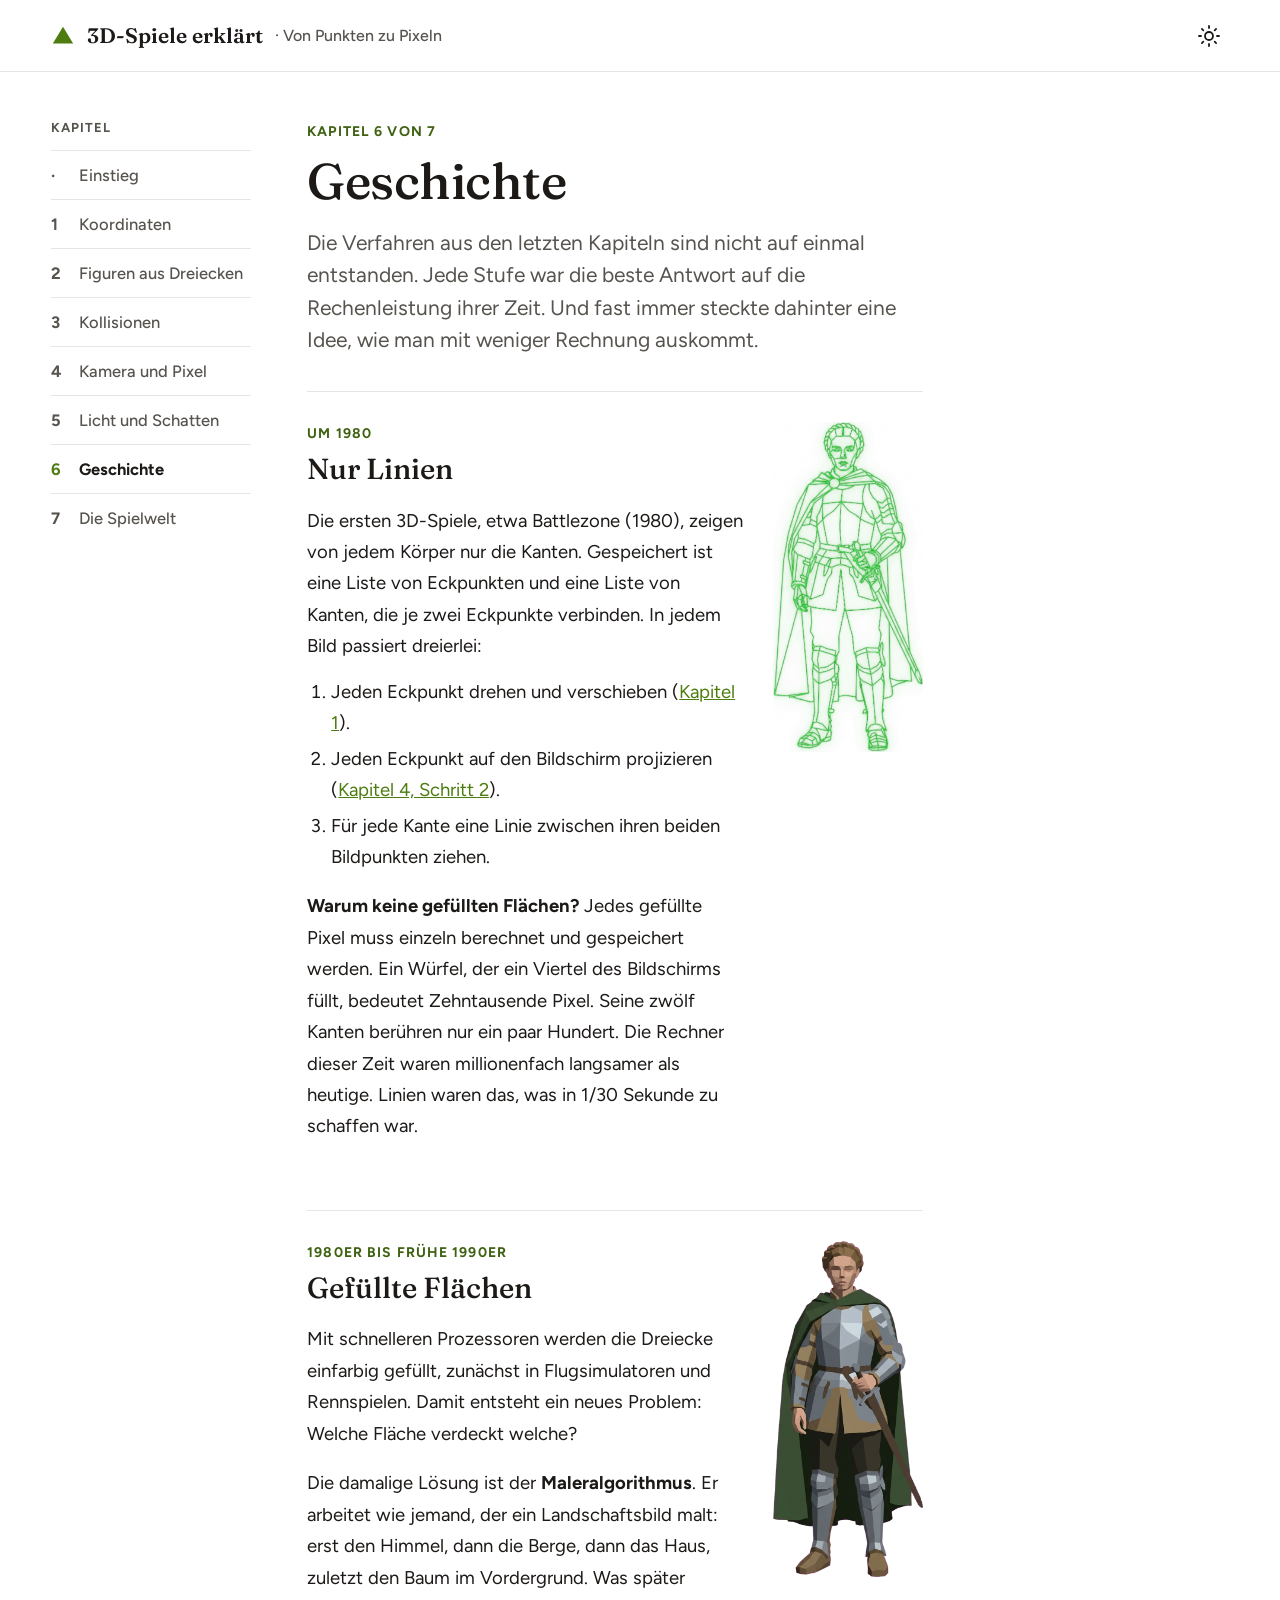
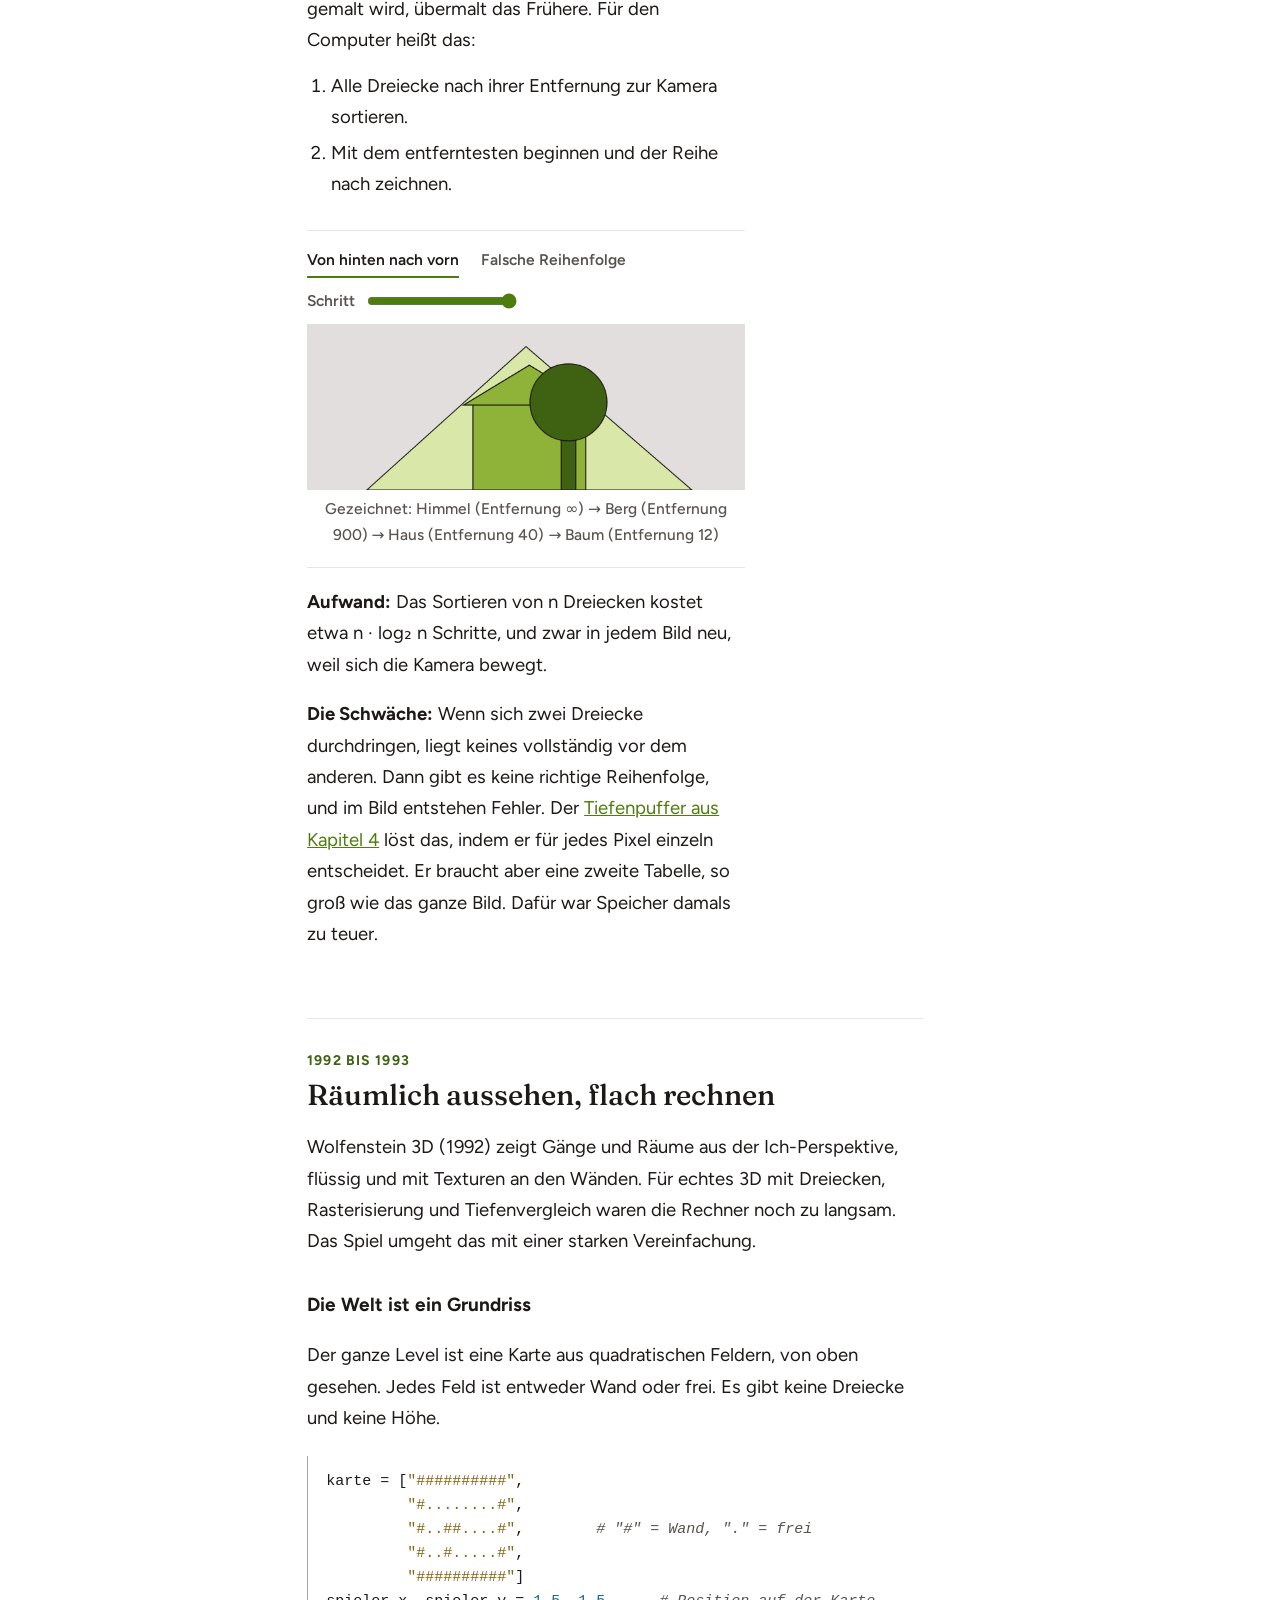
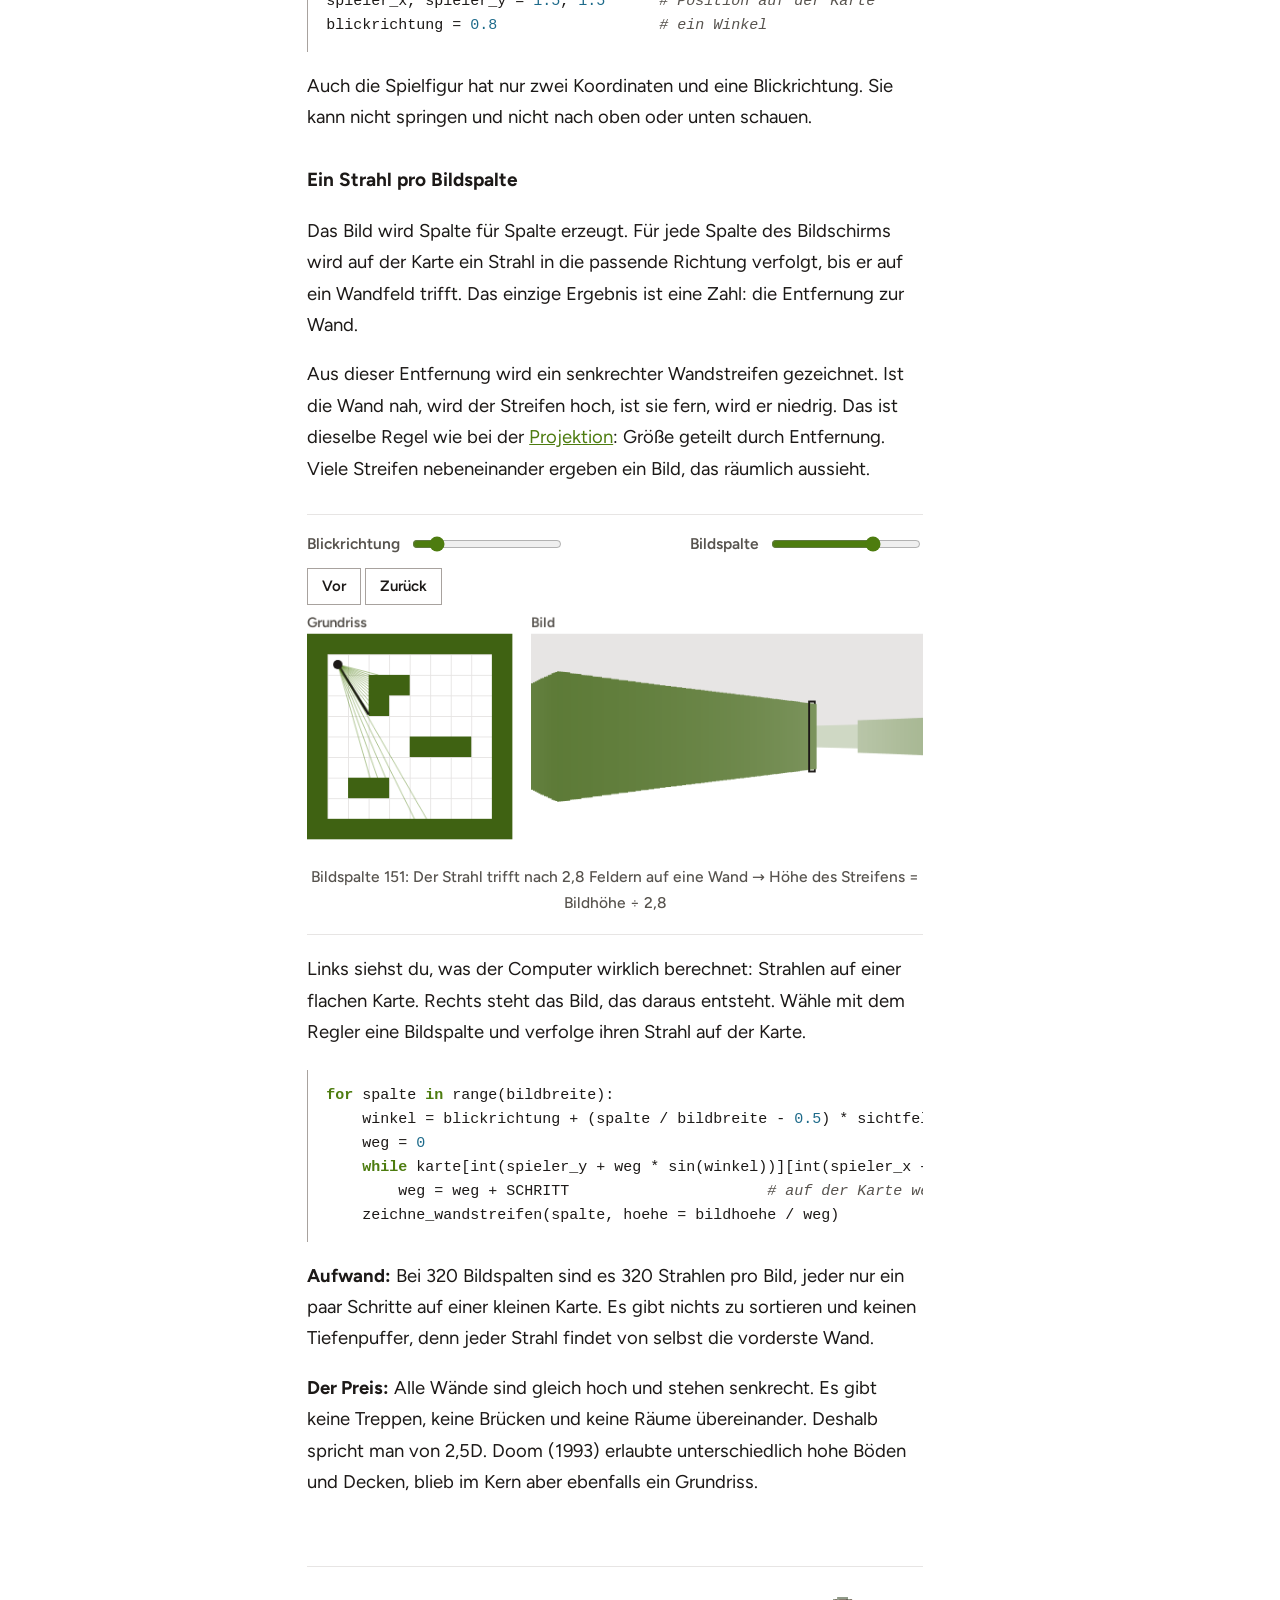
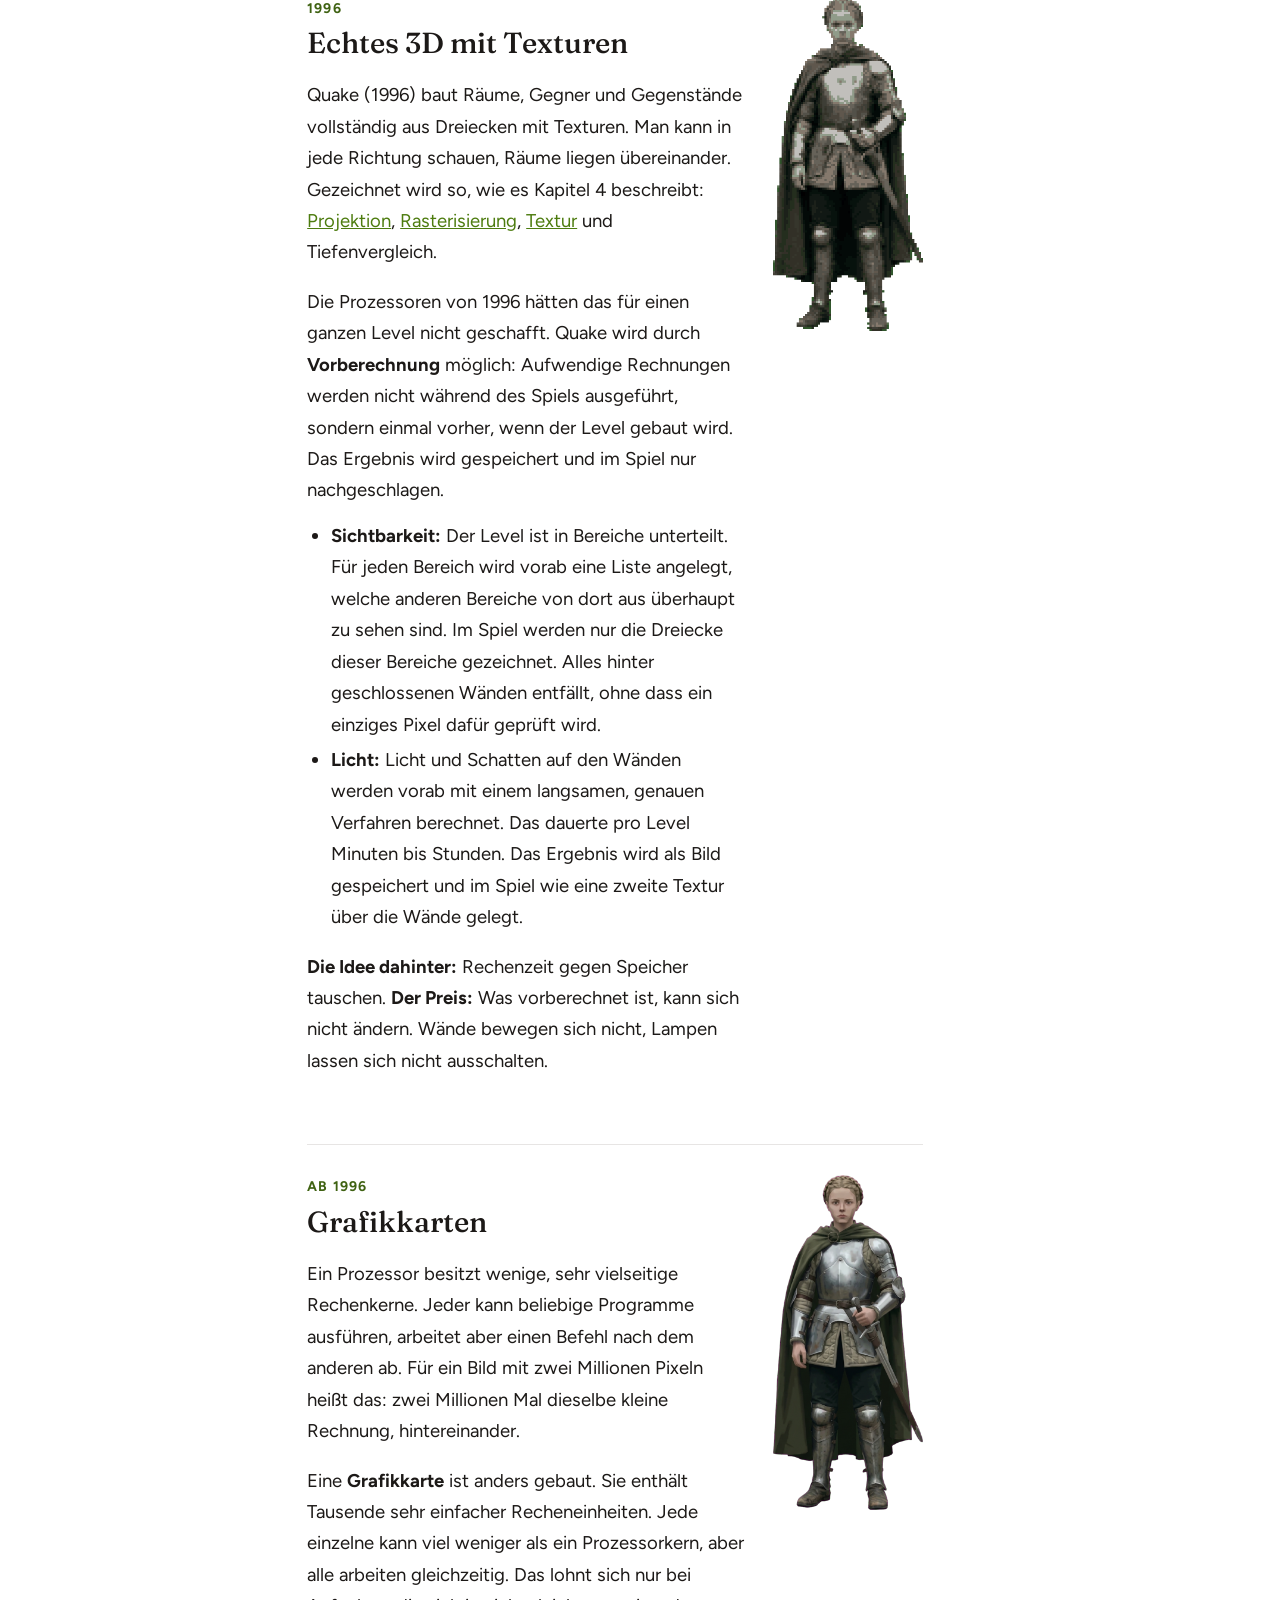
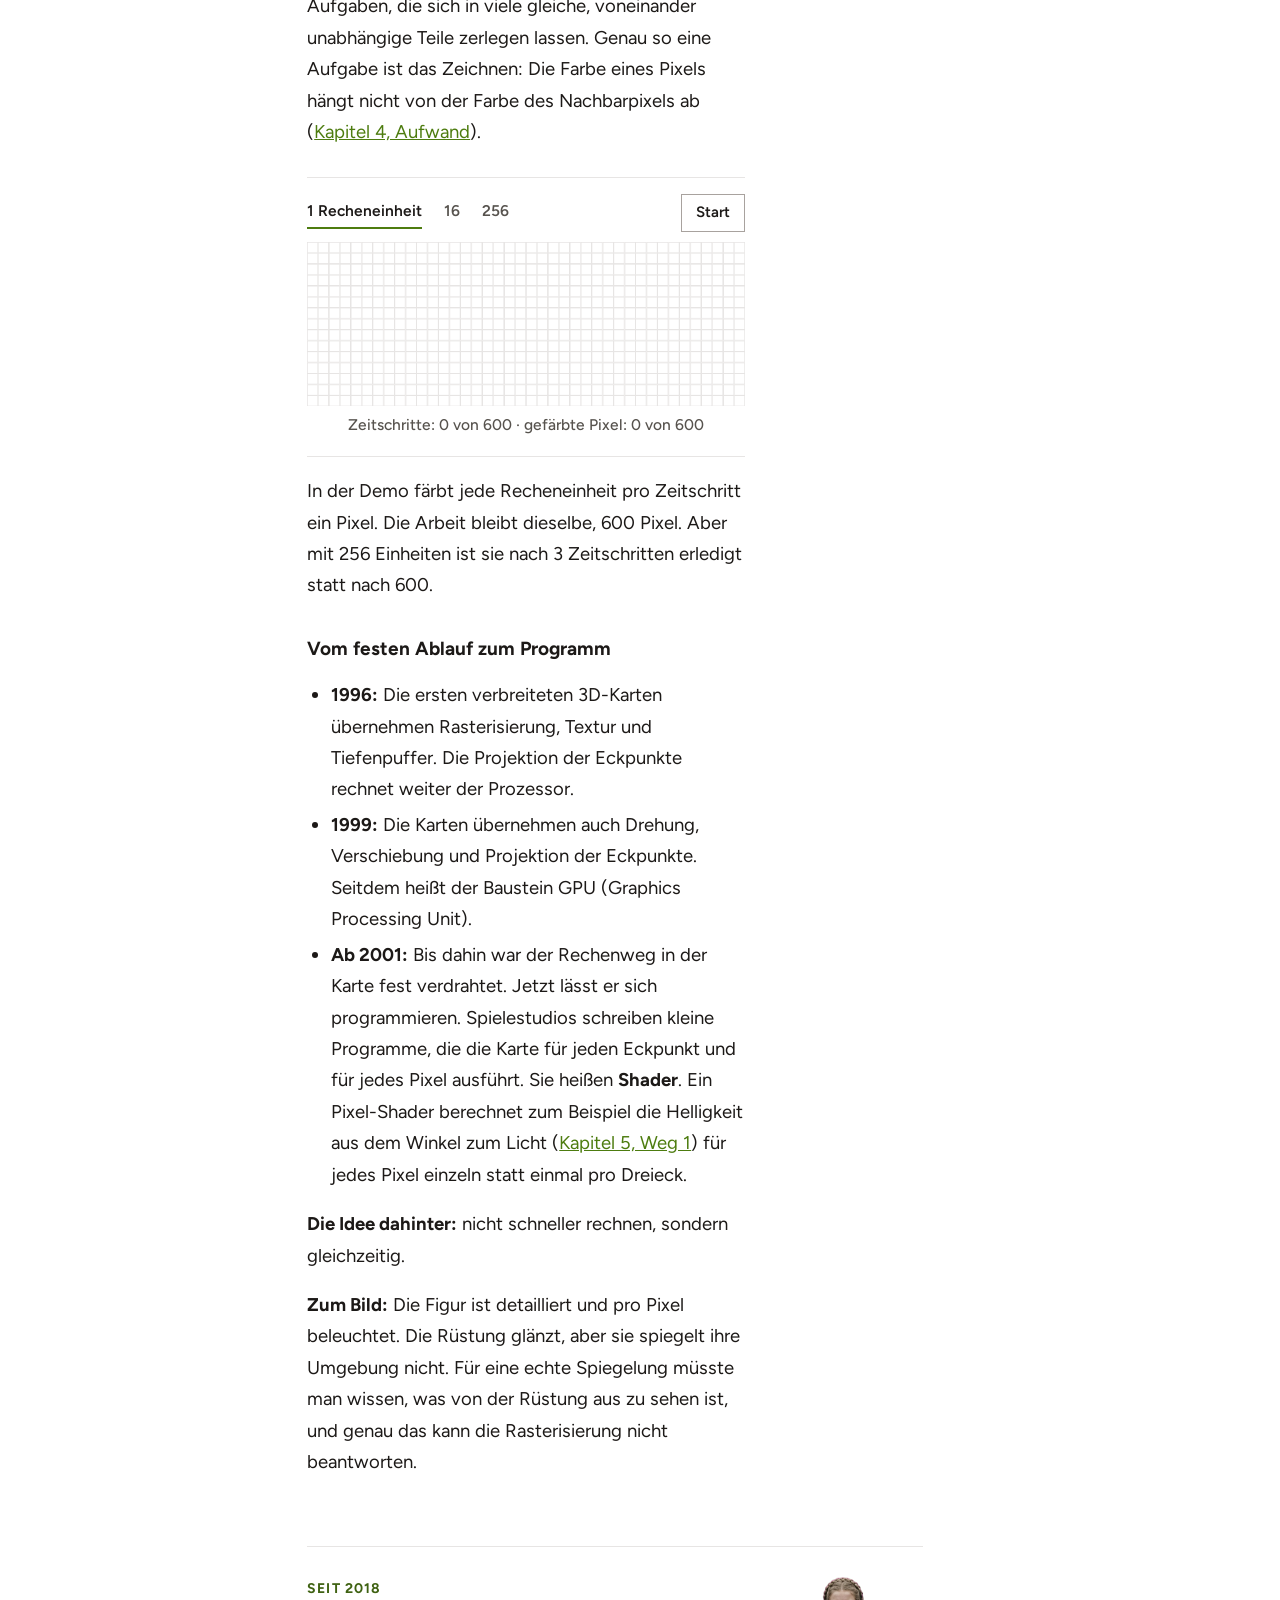
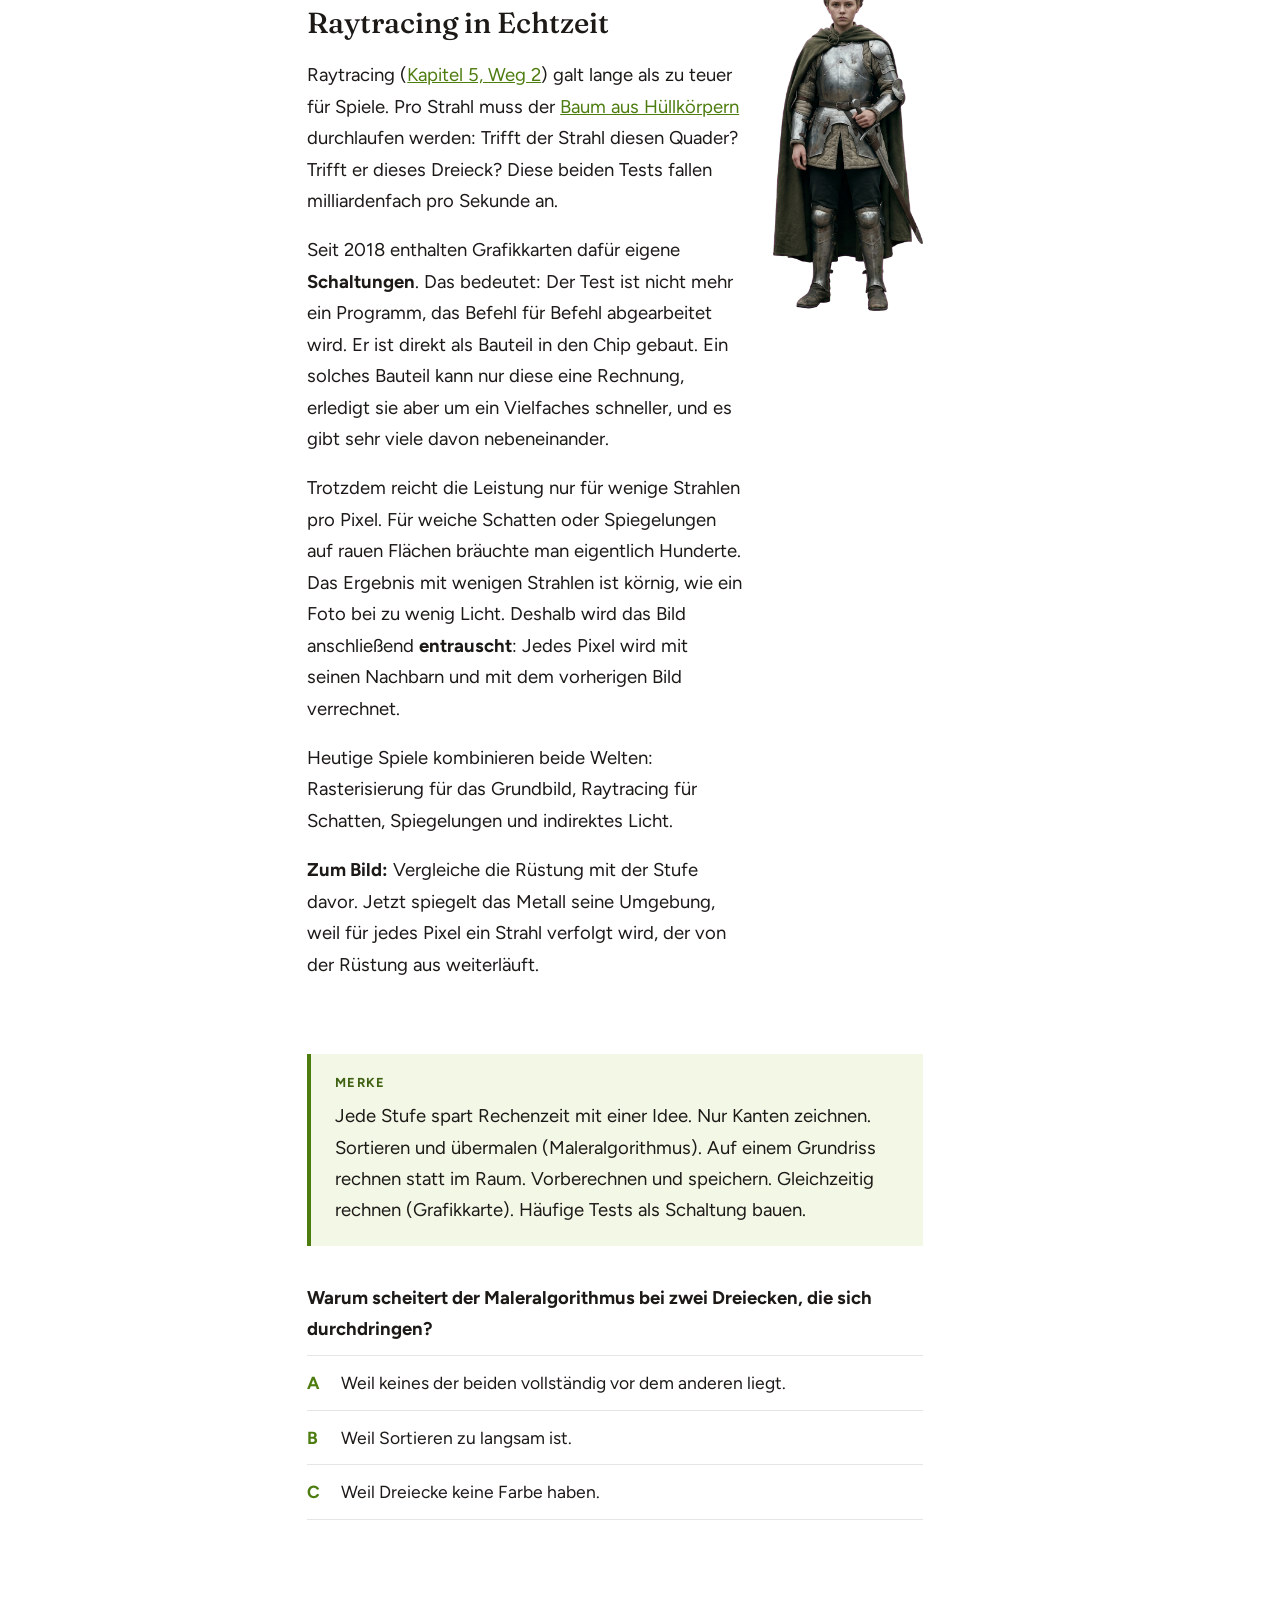
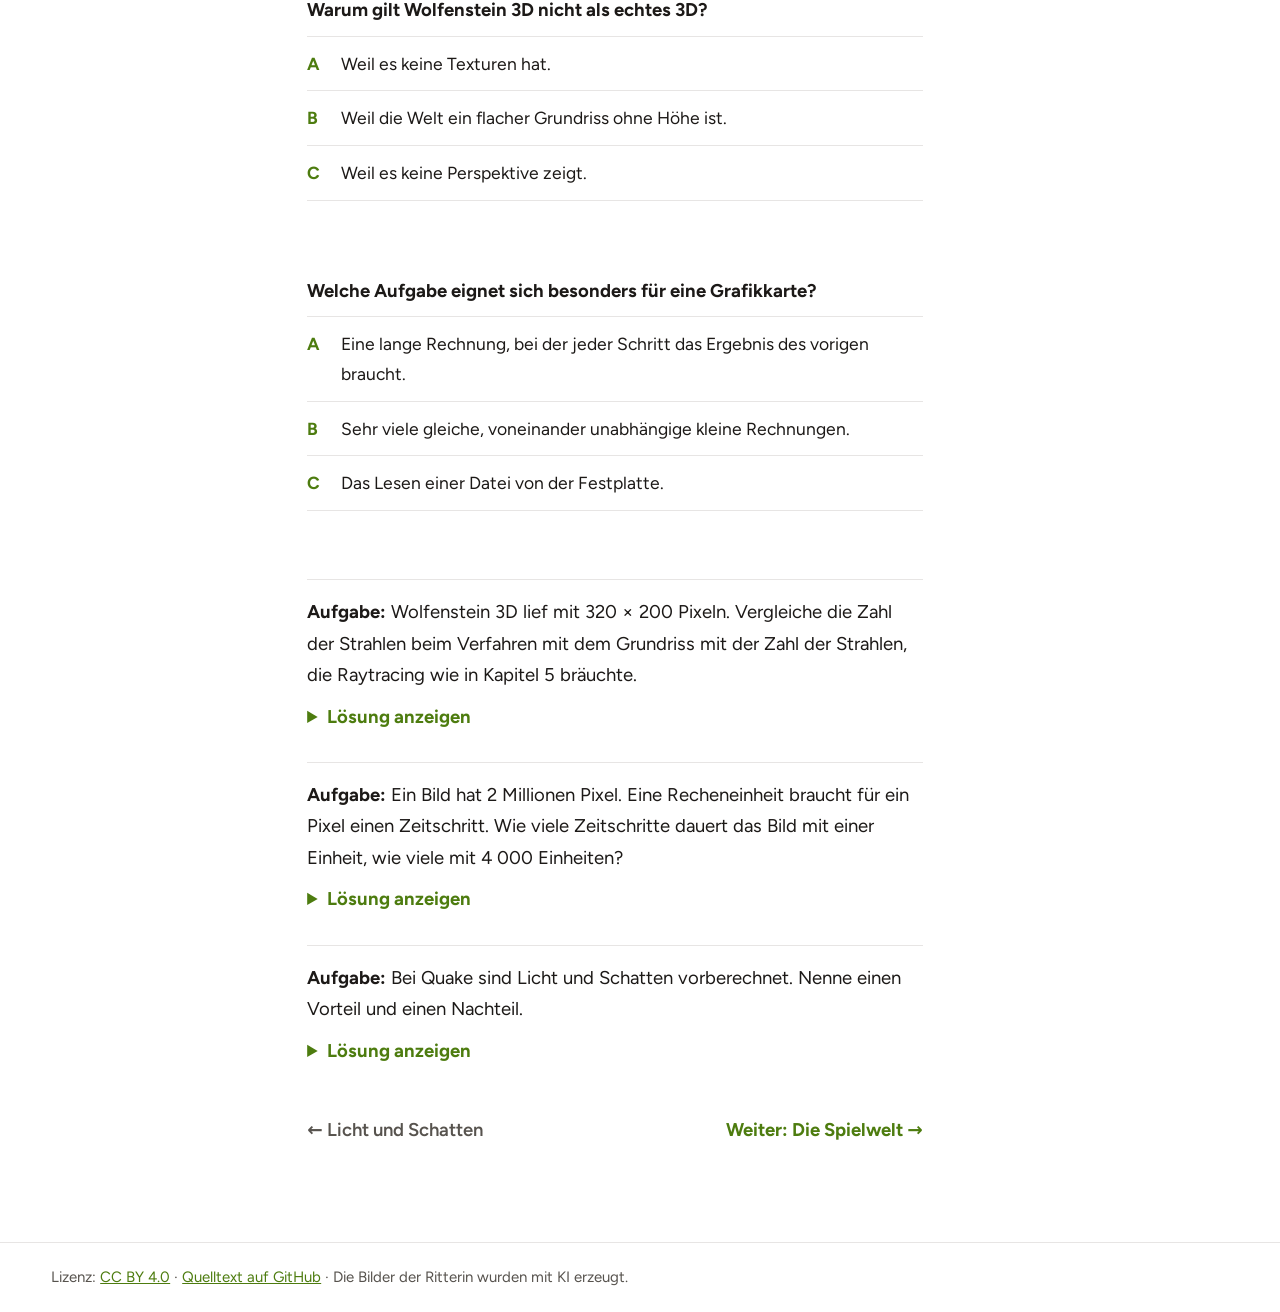
<file: 06-geschichte.html>
<!doctype html>
<html lang="de">
<head>
<meta charset="utf-8">
<meta name="viewport" content="width=device-width,initial-scale=1">
<title>Geschichte – 3D-Spiele erklärt</title>
<link rel="icon" href="favicon.svg" type="image/svg+xml">
<link rel="alternate icon" href="favicon.ico">
<link rel="stylesheet" href="style.css">
</head>
<body data-page="7">
<main>
<div class="eyebrow">KAPITEL 6 VON 7</div>
<h1>Geschichte</h1>
<p class="lead">Die Verfahren aus den letzten Kapiteln sind nicht auf einmal entstanden. Jede Stufe war die beste Antwort auf die Rechenleistung ihrer Zeit. Und fast immer steckte dahinter eine Idee, wie man mit weniger Rechnung auskommt.</p>
<section class="stufe"><div><div class="eyebrow">UM 1980</div><h2>Nur Linien</h2>
<p>Die ersten 3D-Spiele, etwa Battlezone (1980), zeigen von jedem Körper nur die Kanten. Gespeichert ist eine Liste von Eckpunkten und eine Liste von Kanten, die je zwei Eckpunkte verbinden. In jedem Bild passiert dreierlei:</p>
<ol><li>Jeden Eckpunkt drehen und verschieben (<a href="01-koordinaten.html">Kapitel 1</a>).</li><li>Jeden Eckpunkt auf den Bildschirm projizieren (<a href="04-kamera.html#projektion">Kapitel 4, Schritt 2</a>).</li><li>Für jede Kante eine Linie zwischen ihren beiden Bildpunkten ziehen.</li></ol>
<p><b>Warum keine gefüllten Flächen?</b> Jedes gefüllte Pixel muss einzeln berechnet und gespeichert werden. Ein Würfel, der ein Viertel des Bildschirms füllt, bedeutet Zehntausende Pixel. Seine zwölf Kanten berühren nur ein paar Hundert. Die Rechner dieser Zeit waren millionenfach langsamer als heutige. Linien waren das, was in 1/30 Sekunde zu schaffen war.</p></div><div><img src="img/s2-draht.png" alt=""></div></section><section class="stufe"><div><div class="eyebrow">1980ER BIS FRÜHE 1990ER</div><h2>Gefüllte Flächen</h2>
<p>Mit schnelleren Prozessoren werden die Dreiecke einfarbig gefüllt, zunächst in Flugsimulatoren und Rennspielen. Damit entsteht ein neues Problem: Welche Fläche verdeckt welche?</p>
<p>Die damalige Lösung ist der <b>Maleralgorithmus</b>. Er arbeitet wie jemand, der ein Landschaftsbild malt: erst den Himmel, dann die Berge, dann das Haus, zuletzt den Baum im Vordergrund. Was später gemalt wird, übermalt das Frühere. Für den Computer heißt das:</p>
<ol><li>Alle Dreiecke nach ihrer Entfernung zur Kamera sortieren.</li><li>Mit dem entferntesten beginnen und der Reihe nach zeichnen.</li></ol>
<div class="demo">
 <div class="bar"><div class="tabs" id="pt" data-for><button class="on" data-m="1">Von hinten nach vorn</button><button data-m="0">Falsche Reihenfolge</button></div><label class="sl">Schritt <input id="ps" type="range" min="0" max="4" value="4"></label></div>
 <canvas id="p" role="img" aria-label="Maleralgorithmus: Flächen werden nacheinander übermalt"></canvas>
 <div class="info" id="pi"></div>
</div>
<p><b>Aufwand:</b> Das Sortieren von n Dreiecken kostet etwa n · log₂ n Schritte, und zwar in jedem Bild neu, weil sich die Kamera bewegt.</p>
<p><b>Die Schwäche:</b> Wenn sich zwei Dreiecke durchdringen, liegt keines vollständig vor dem anderen. Dann gibt es keine richtige Reihenfolge, und im Bild entstehen Fehler. Der <a href="04-kamera.html#tiefenpuffer">Tiefenpuffer aus Kapitel 4</a> löst das, indem er für jedes Pixel einzeln entscheidet. Er braucht aber eine zweite Tabelle, so groß wie das ganze Bild. Dafür war Speicher damals zu teuer.</p></div><div><img src="img/s3-flaechen.png" alt=""></div></section><section class="stufe breit"><div><div class="eyebrow">1992 BIS 1993</div><h2>Räumlich aussehen, flach rechnen</h2>
<p>Wolfenstein 3D (1992) zeigt Gänge und Räume aus der Ich-Perspektive, flüssig und mit Texturen an den Wänden. Für echtes 3D mit Dreiecken, Rasterisierung und Tiefenvergleich waren die Rechner noch zu langsam. Das Spiel umgeht das mit einer starken Vereinfachung.</p>
<h3>Die Welt ist ein Grundriss</h3>
<p>Der ganze Level ist eine Karte aus quadratischen Feldern, von oben gesehen. Jedes Feld ist entweder Wand oder frei. Es gibt keine Dreiecke und keine Höhe.</p>
<pre><code>karte = [<span class="hs">&quot;##########&quot;</span>,
         <span class="hs">&quot;#........#&quot;</span>,
         <span class="hs">&quot;#..##....#&quot;</span>,        <span class="hc"># &quot;#&quot; = Wand, &quot;.&quot; = frei</span>
         <span class="hs">&quot;#..#.....#&quot;</span>,
         <span class="hs">&quot;##########&quot;</span>]
spieler_x, spieler_y = <span class="hn">1.5</span>, <span class="hn">1.5</span>      <span class="hc"># Position auf der Karte</span>
blickrichtung = <span class="hn">0.8</span>                  <span class="hc"># ein Winkel</span></code></pre>
<p>Auch die Spielfigur hat nur zwei Koordinaten und eine Blickrichtung. Sie kann nicht springen und nicht nach oben oder unten schauen.</p>
<h3>Ein Strahl pro Bildspalte</h3>
<p>Das Bild wird Spalte für Spalte erzeugt. Für jede Spalte des Bildschirms wird auf der Karte ein Strahl in die passende Richtung verfolgt, bis er auf ein Wandfeld trifft. Das einzige Ergebnis ist eine Zahl: die Entfernung zur Wand.</p>
<p>Aus dieser Entfernung wird ein senkrechter Wandstreifen gezeichnet. Ist die Wand nah, wird der Streifen hoch, ist sie fern, wird er niedrig. Das ist dieselbe Regel wie bei der <a href="04-kamera.html#projektion">Projektion</a>: Größe geteilt durch Entfernung. Viele Streifen nebeneinander ergeben ein Bild, das räumlich aussieht.</p>
<div class="demo">
 <div class="bar"><label class="sl">Blickrichtung <input id="ra" type="range" min="0" max="6.28" step="0.02" value="0.8"></label><label class="sl">Bildspalte <input id="rs" type="range" min="0" max="214" value="150"></label><span><button class="btn" id="rv">Vor</button> <button class="btn" id="rz">Zurück</button></span></div>
 <canvas id="rc" role="img" aria-label="Links der Grundriss mit Strahlen, rechts das daraus berechnete Bild"></canvas>
 <div class="info" id="ri"></div>
</div>
<p>Links siehst du, was der Computer wirklich berechnet: Strahlen auf einer flachen Karte. Rechts steht das Bild, das daraus entsteht. Wähle mit dem Regler eine Bildspalte und verfolge ihren Strahl auf der Karte.</p>
<pre><code><span class="hk">for</span> spalte <span class="hk">in</span> range(bildbreite):
    winkel = blickrichtung + (spalte / bildbreite - <span class="hn">0.5</span>) * sichtfeld
    weg = <span class="hn">0</span>
    <span class="hk">while</span> karte[int(spieler_y + weg * sin(winkel))][int(spieler_x + weg * cos(winkel))] != <span class="hs">&quot;#&quot;</span>:
        weg = weg + SCHRITT                      <span class="hc"># auf der Karte weiterwandern</span>
    zeichne_wandstreifen(spalte, hoehe = bildhoehe / weg)</code></pre>
<p><b>Aufwand:</b> Bei 320 Bildspalten sind es 320 Strahlen pro Bild, jeder nur ein paar Schritte auf einer kleinen Karte. Es gibt nichts zu sortieren und keinen Tiefenpuffer, denn jeder Strahl findet von selbst die vorderste Wand.</p>
<p><b>Der Preis:</b> Alle Wände sind gleich hoch und stehen senkrecht. Es gibt keine Treppen, keine Brücken und keine Räume übereinander. Deshalb spricht man von 2,5D. Doom (1993) erlaubte unterschiedlich hohe Böden und Decken, blieb im Kern aber ebenfalls ein Grundriss.</p></div></section><section class="stufe"><div><div class="eyebrow">1996</div><h2>Echtes 3D mit Texturen</h2>
<p>Quake (1996) baut Räume, Gegner und Gegenstände vollständig aus Dreiecken mit Texturen. Man kann in jede Richtung schauen, Räume liegen übereinander. Gezeichnet wird so, wie es Kapitel 4 beschreibt: <a href="04-kamera.html#projektion">Projektion</a>, <a href="04-kamera.html#rasterisierung">Rasterisierung</a>, <a href="04-kamera.html#textur">Textur</a> und Tiefenvergleich.</p>
<p>Die Prozessoren von 1996 hätten das für einen ganzen Level nicht geschafft. Quake wird durch <b>Vorberechnung</b> möglich: Aufwendige Rechnungen werden nicht während des Spiels ausgeführt, sondern einmal vorher, wenn der Level gebaut wird. Das Ergebnis wird gespeichert und im Spiel nur nachgeschlagen.</p>
<ul><li><b>Sichtbarkeit:</b> Der Level ist in Bereiche unterteilt. Für jeden Bereich wird vorab eine Liste angelegt, welche anderen Bereiche von dort aus überhaupt zu sehen sind. Im Spiel werden nur die Dreiecke dieser Bereiche gezeichnet. Alles hinter geschlossenen Wänden entfällt, ohne dass ein einziges Pixel dafür geprüft wird.</li>
<li><b>Licht:</b> Licht und Schatten auf den Wänden werden vorab mit einem langsamen, genauen Verfahren berechnet. Das dauerte pro Level Minuten bis Stunden. Das Ergebnis wird als Bild gespeichert und im Spiel wie eine zweite Textur über die Wände gelegt.</li></ul>
<p><b>Die Idee dahinter:</b> Rechenzeit gegen Speicher tauschen. <b>Der Preis:</b> Was vorberechnet ist, kann sich nicht ändern. Wände bewegen sich nicht, Lampen lassen sich nicht ausschalten.</p></div><div><img src="img/s4-textur.png" alt=""></div></section><section class="stufe"><div><div class="eyebrow">AB 1996</div><h2 id="grafikkarte">Grafikkarten</h2>
<p>Ein Prozessor besitzt wenige, sehr vielseitige Rechenkerne. Jeder kann beliebige Programme ausführen, arbeitet aber einen Befehl nach dem anderen ab. Für ein Bild mit zwei Millionen Pixeln heißt das: zwei Millionen Mal dieselbe kleine Rechnung, hintereinander.</p>
<p>Eine <b>Grafikkarte</b> ist anders gebaut. Sie enthält Tausende sehr einfacher Recheneinheiten. Jede einzelne kann viel weniger als ein Prozessorkern, aber alle arbeiten gleichzeitig. Das lohnt sich nur bei Aufgaben, die sich in viele gleiche, voneinander unabhängige Teile zerlegen lassen. Genau so eine Aufgabe ist das Zeichnen: Die Farbe eines Pixels hängt nicht von der Farbe des Nachbarpixels ab (<a href="04-kamera.html#aufwand">Kapitel 4, Aufwand</a>).</p>
<div class="demo">
 <div class="bar"><div class="tabs" id="gt" data-for><button class="on" data-m="1">1 Recheneinheit</button><button data-m="16">16</button><button data-m="256">256</button></div><button class="btn" id="gb">Start</button></div>
 <canvas id="g" role="img" aria-label="Ein Bild wird von einer oder vielen Recheneinheiten gefüllt"></canvas>
 <div class="info" id="gi"></div>
</div>
<p>In der Demo färbt jede Recheneinheit pro Zeitschritt ein Pixel. Die Arbeit bleibt dieselbe, 600 Pixel. Aber mit 256 Einheiten ist sie nach 3 Zeitschritten erledigt statt nach 600.</p>
<h3>Vom festen Ablauf zum Programm</h3>
<ul><li><b>1996:</b> Die ersten verbreiteten 3D-Karten übernehmen Rasterisierung, Textur und Tiefenpuffer. Die Projektion der Eckpunkte rechnet weiter der Prozessor.</li>
<li><b>1999:</b> Die Karten übernehmen auch Drehung, Verschiebung und Projektion der Eckpunkte. Seitdem heißt der Baustein GPU (Graphics Processing Unit).</li>
<li><b>Ab 2001:</b> Bis dahin war der Rechenweg in der Karte fest verdrahtet. Jetzt lässt er sich programmieren. Spielestudios schreiben kleine Programme, die die Karte für jeden Eckpunkt und für jedes Pixel ausführt. Sie heißen <b>Shader</b>. Ein Pixel-Shader berechnet zum Beispiel die Helligkeit aus dem Winkel zum Licht (<a href="05-licht.html#winkel">Kapitel 5, Weg 1</a>) für jedes Pixel einzeln statt einmal pro Dreieck.</li></ul>
<p><b>Die Idee dahinter:</b> nicht schneller rechnen, sondern gleichzeitig.</p>
<p><b>Zum Bild:</b> Die Figur ist detailliert und pro Pixel beleuchtet. Die Rüstung glänzt, aber sie spiegelt ihre Umgebung nicht. Für eine echte Spiegelung müsste man wissen, was von der Rüstung aus zu sehen ist, und genau das kann die Rasterisierung nicht beantworten.</p></div><div><img src="img/s5-licht.png" alt=""></div></section><section class="stufe"><div><div class="eyebrow">SEIT 2018</div><h2>Raytracing in Echtzeit</h2>
<p>Raytracing (<a href="05-licht.html#raytracing">Kapitel 5, Weg 2</a>) galt lange als zu teuer für Spiele. Pro Strahl muss der <a href="05-licht.html#baum">Baum aus Hüllkörpern</a> durchlaufen werden: Trifft der Strahl diesen Quader? Trifft er dieses Dreieck? Diese beiden Tests fallen milliardenfach pro Sekunde an.</p>
<p>Seit 2018 enthalten Grafikkarten dafür eigene <b>Schaltungen</b>. Das bedeutet: Der Test ist nicht mehr ein Programm, das Befehl für Befehl abgearbeitet wird. Er ist direkt als Bauteil in den Chip gebaut. Ein solches Bauteil kann nur diese eine Rechnung, erledigt sie aber um ein Vielfaches schneller, und es gibt sehr viele davon nebeneinander.</p>
<p>Trotzdem reicht die Leistung nur für wenige Strahlen pro Pixel. Für weiche Schatten oder Spiegelungen auf rauen Flächen bräuchte man eigentlich Hunderte. Das Ergebnis mit wenigen Strahlen ist körnig, wie ein Foto bei zu wenig Licht. Deshalb wird das Bild anschließend <b>entrauscht</b>: Jedes Pixel wird mit seinen Nachbarn und mit dem vorherigen Bild verrechnet.</p>
<p>Heutige Spiele kombinieren beide Welten: Rasterisierung für das Grundbild, Raytracing für Schatten, Spiegelungen und indirektes Licht.</p>
<p><b>Zum Bild:</b> Vergleiche die Rüstung mit der Stufe davor. Jetzt spiegelt das Metall seine Umgebung, weil für jedes Pixel ein Strahl verfolgt wird, der von der Rüstung aus weiterläuft.</p></div><div><img src="img/s6-heute.png" alt=""></div></section>
<div class="merke"><div class="mt">Merke</div>Jede Stufe spart Rechenzeit mit einer Idee. Nur Kanten zeichnen. Sortieren und übermalen (Maleralgorithmus). Auf einem Grundriss rechnen statt im Raum. Vorberechnen und speichern. Gleichzeitig rechnen (Grafikkarte). Häufige Tests als Schaltung bauen.</div>
<div class="quiz" data-q="Warum scheitert der Maleralgorithmus bei zwei Dreiecken, die sich durchdringen?" data-c="0" data-why="Es gibt keine Reihenfolge, die für alle Pixel stimmt. Der Tiefenpuffer entscheidet deshalb pro Pixel."><ul><li>Weil keines der beiden vollständig vor dem anderen liegt.</li><li>Weil Sortieren zu langsam ist.</li><li>Weil Dreiecke keine Farbe haben.</li></ul></div><div class="quiz" data-q="Warum gilt Wolfenstein 3D nicht als echtes 3D?" data-c="1" data-why="Position und Karte haben nur zwei Koordinaten. Die Höhe der Wandstreifen wird aus der Entfernung berechnet."><ul><li>Weil es keine Texturen hat.</li><li>Weil die Welt ein flacher Grundriss ohne Höhe ist.</li><li>Weil es keine Perspektive zeigt.</li></ul></div><div class="quiz" data-q="Welche Aufgabe eignet sich besonders für eine Grafikkarte?" data-c="1" data-why="Nur unabhängige Teilaufgaben lassen sich auf viele Recheneinheiten verteilen."><ul><li>Eine lange Rechnung, bei der jeder Schritt das Ergebnis des vorigen braucht.</li><li>Sehr viele gleiche, voneinander unabhängige kleine Rechnungen.</li><li>Das Lesen einer Datei von der Festplatte.</li></ul></div><div class="aufgabe"><p><b>Aufgabe:</b> Wolfenstein 3D lief mit 320 × 200 Pixeln. Vergleiche die Zahl der Strahlen beim Verfahren mit dem Grundriss mit der Zahl der Strahlen, die Raytracing wie in Kapitel 5 bräuchte.</p><details><summary>Lösung anzeigen</summary><p>Grundriss: 320 Strahlen, einer pro Bildspalte. Raytracing: 320 · 200 = 64 000 Kamerastrahlen und bis zu ebenso viele Schattenstrahlen, also das 200- bis 400-Fache.</p></details></div><div class="aufgabe"><p><b>Aufgabe:</b> Ein Bild hat 2 Millionen Pixel. Eine Recheneinheit braucht für ein Pixel einen Zeitschritt. Wie viele Zeitschritte dauert das Bild mit einer Einheit, wie viele mit 4 000 Einheiten?</p><details><summary>Lösung anzeigen</summary><p>Mit einer Einheit 2 000 000 Zeitschritte. Mit 4 000 Einheiten 2 000 000 ÷ 4 000 = 500 Zeitschritte.</p></details></div><div class="aufgabe"><p><b>Aufgabe:</b> Bei Quake sind Licht und Schatten vorberechnet. Nenne einen Vorteil und einen Nachteil.</p><details><summary>Lösung anzeigen</summary><p>Vorteil: Im Spiel kostet das Licht fast keine Rechenzeit, es wird nur ein gespeichertes Bild über die Wand gelegt. Nachteil: Das Licht kann sich nicht ändern. Eine bewegte Lampe oder eine Tür, die Licht hereinlässt, ist so nicht darstellbar.</p></details></div>
</main>
<script src="js/mini3d.js"></script>
<script src="js/site.js"></script>
<script>
const $=i=>document.getElementById(i);
(function(){ // Maleralgorithmus
const c=$("p"),W=660,H=250,ctx=M3D.setup(c,W,H),sl=$("ps");let ok=true;
const obj=[{n:"Himmel",z:"∞",f:(x,t)=>{x.fillStyle=M3D.mix(t.bg,t.bd2,.35);x.fillRect(0,0,W,H);}},
 {n:"Berg",z:900,f:(x,t)=>{x.fillStyle=t.c1;x.beginPath();x.moveTo(90,H);x.lineTo(330,34);x.lineTo(580,H);x.closePath();x.fill();x.stroke();}},
 {n:"Haus",z:40,f:(x,t)=>{x.fillStyle=t.c2;x.fillRect(250,120,170,130);x.strokeRect(250,120,170,130);x.beginPath();x.moveTo(236,122);x.lineTo(335,62);x.lineTo(434,122);x.closePath();x.fill();x.stroke();}},
 {n:"Baum",z:12,f:(x,t)=>{x.fillStyle=t.c3;x.fillRect(383,150,22,100);x.strokeRect(383,150,22,100);x.beginPath();x.arc(394,118,58,0,7);x.fill();x.stroke();}}];
function draw(){ctx.clearRect(0,0,W,H);const t={bg:M3D.css("--bg"),bd2:M3D.css("--bd2"),c1:M3D.css("--c1"),c2:M3D.css("--c2"),c3:M3D.css("--c3")};ctx.strokeStyle=M3D.css("--ik");ctx.lineWidth=1.5;
 const ord=ok?obj:[obj[3],obj[2],obj[1],obj[0]],k=+sl.value;ord.slice(0,k).forEach(o=>o.f(ctx,t));
 $("pi").textContent=k===0?"Leeres Bild. Bewege den Regler.":"Gezeichnet: "+ord.slice(0,k).map(o=>o.n+" (Entfernung "+o.z+")").join(" → ")+(k===4&&!ok?" · Der Himmel hat alles übermalt.":"");}
sl.oninput=draw;$("pt").addEventListener("click",e=>{const b=e.target.closest("button");if(b){ok=b.dataset.m==="1";draw();}});M3D.onTheme(draw);draw();
})();
(function(){ // Grundriss-Verfahren
const MAP=["##########","#........#","#..##....#","#..#.....#","#........#","#....###.#","#........#","#.##.....#","#........#","##########"];
const c=$("rc"),W=660,H=260,ctx=M3D.setup(c,W,H),ra=$("ra"),rs=$("rs"),S=22,MY=20,VX=240,VW=430,VH=220,VY=20,fov=1.1;let px=1.5,py=1.5;
const cast=a=>{const dx=Math.cos(a),dy=Math.sin(a);let t=0;while(t<16){t+=.02;if(MAP[Math.floor(py+dy*t)][Math.floor(px+dx*t)]==="#")break;}return t;};
function draw(){const ang=+ra.value,sel=+rs.value,col=M3D.css("--c3"),bg=M3D.css("--bg"),bd=M3D.css("--bd"),tx=M3D.css("--tx"),ac=M3D.css("--ac"),mu=M3D.css("--mu");
 ctx.clearRect(0,0,W,H);ctx.fillStyle=bd;ctx.fillRect(VX,VY,VW,VH/2);
 for(let y=0;y<10;y++)for(let x=0;x<10;x++){if(MAP[y][x]==="#"){ctx.fillStyle=col;ctx.fillRect(x*S,MY+y*S,S,S);}else{ctx.strokeStyle=bd;ctx.lineWidth=1;ctx.strokeRect(x*S+.5,MY+y*S+.5,S,S);}}
 let info="";
 for(let i=0;i<215;i++){const a=ang+(i/215-.5)*fov,t=cast(a),d=t*Math.cos(a-ang),h=Math.min(VH,VH/d*.9),k=Math.max(.25,1-d/9);
  ctx.fillStyle=M3D.mix(bg,col,k);ctx.fillRect(VX+i*2,VY+(VH-h)/2,2,h);
  if(i%12===0||i===sel){ctx.strokeStyle=i===sel?tx:ac;ctx.globalAlpha=i===sel?1:.45;ctx.lineWidth=i===sel?2.5:1;ctx.beginPath();ctx.moveTo(px*S,MY+py*S);ctx.lineTo((px+Math.cos(a)*t)*S,MY+(py+Math.sin(a)*t)*S);ctx.stroke();ctx.globalAlpha=1;}
  if(i===sel){ctx.strokeStyle=tx;ctx.lineWidth=2;ctx.strokeRect(VX+i*2-2,VY+(VH-h)/2-2,6,h+4);info="Bildspalte "+(i+1)+": Der Strahl trifft nach "+M3D.de(d,1)+" Feldern auf eine Wand → Höhe des Streifens = Bildhöhe ÷ "+M3D.de(d,1);}}
 ctx.fillStyle=tx;ctx.beginPath();ctx.arc(px*S,MY+py*S,5,0,7);ctx.fill();ctx.font=M3D.font(600);ctx.fillStyle=mu;ctx.fillText("Grundriss",0,13);ctx.fillText("Bild",VX,13);$("ri").textContent=info;}
function step(s){const a=+ra.value,nx=px+Math.cos(a)*.3*s,ny=py+Math.sin(a)*.3*s;if(MAP[Math.floor(ny)][Math.floor(nx)]!=="#"){px=nx;py=ny;}draw();}
ra.oninput=draw;rs.oninput=draw;$("rv").onclick=()=>step(1);$("rz").onclick=()=>step(-1);M3D.onTheme(draw);draw();
})();
(function(){ // Recheneinheiten
const c=$("g"),N=40,M=15,S=16.5,W=660,H=M*S,ctx=M3D.setup(c,W,H),bt=$("gb");let U=1,round=0,run=false;
function draw(){ctx.clearRect(0,0,W,H);const ac=M3D.css("--ac"),bd=M3D.css("--bd"),tx=M3D.css("--tx"),bg=M3D.css("--bg"),done=Math.min(N*M,round*U);
 for(let i=0;i<N*M;i++){const x=(i%N)*S,y=Math.floor(i/N)*S,r=i%U,k=Math.floor(i/U);
  if(k<round){ctx.fillStyle=k===round-1&&run?tx:M3D.mix(bg,ac,.7);ctx.fillRect(x+1,y+1,S-2,S-2);}else{ctx.strokeStyle=bd;ctx.lineWidth=1;ctx.strokeRect(x+.5,y+.5,S-1,S-1);}}
 $("gi").textContent="Zeitschritte: "+Math.min(round,Math.ceil(N*M/U))+" von "+Math.ceil(N*M/U)+" · gefärbte Pixel: "+done+" von "+N*M;}
function tick(){if(!run)return;round++;draw();if(round*U>=N*M){run=false;bt.textContent="Start";draw();return;}setTimeout(tick,U===1?16:U===16?70:450);}
bt.onclick=()=>{if(run){run=false;bt.textContent="Start";return;}round=0;run=true;bt.textContent="Stopp";tick();};
$("gt").addEventListener("click",e=>{const b=e.target.closest("button");if(b){U=+b.dataset.m;run=false;bt.textContent="Start";round=0;draw();}});M3D.onTheme(draw);draw();
})();
</script>
</body>
</html>
</file>
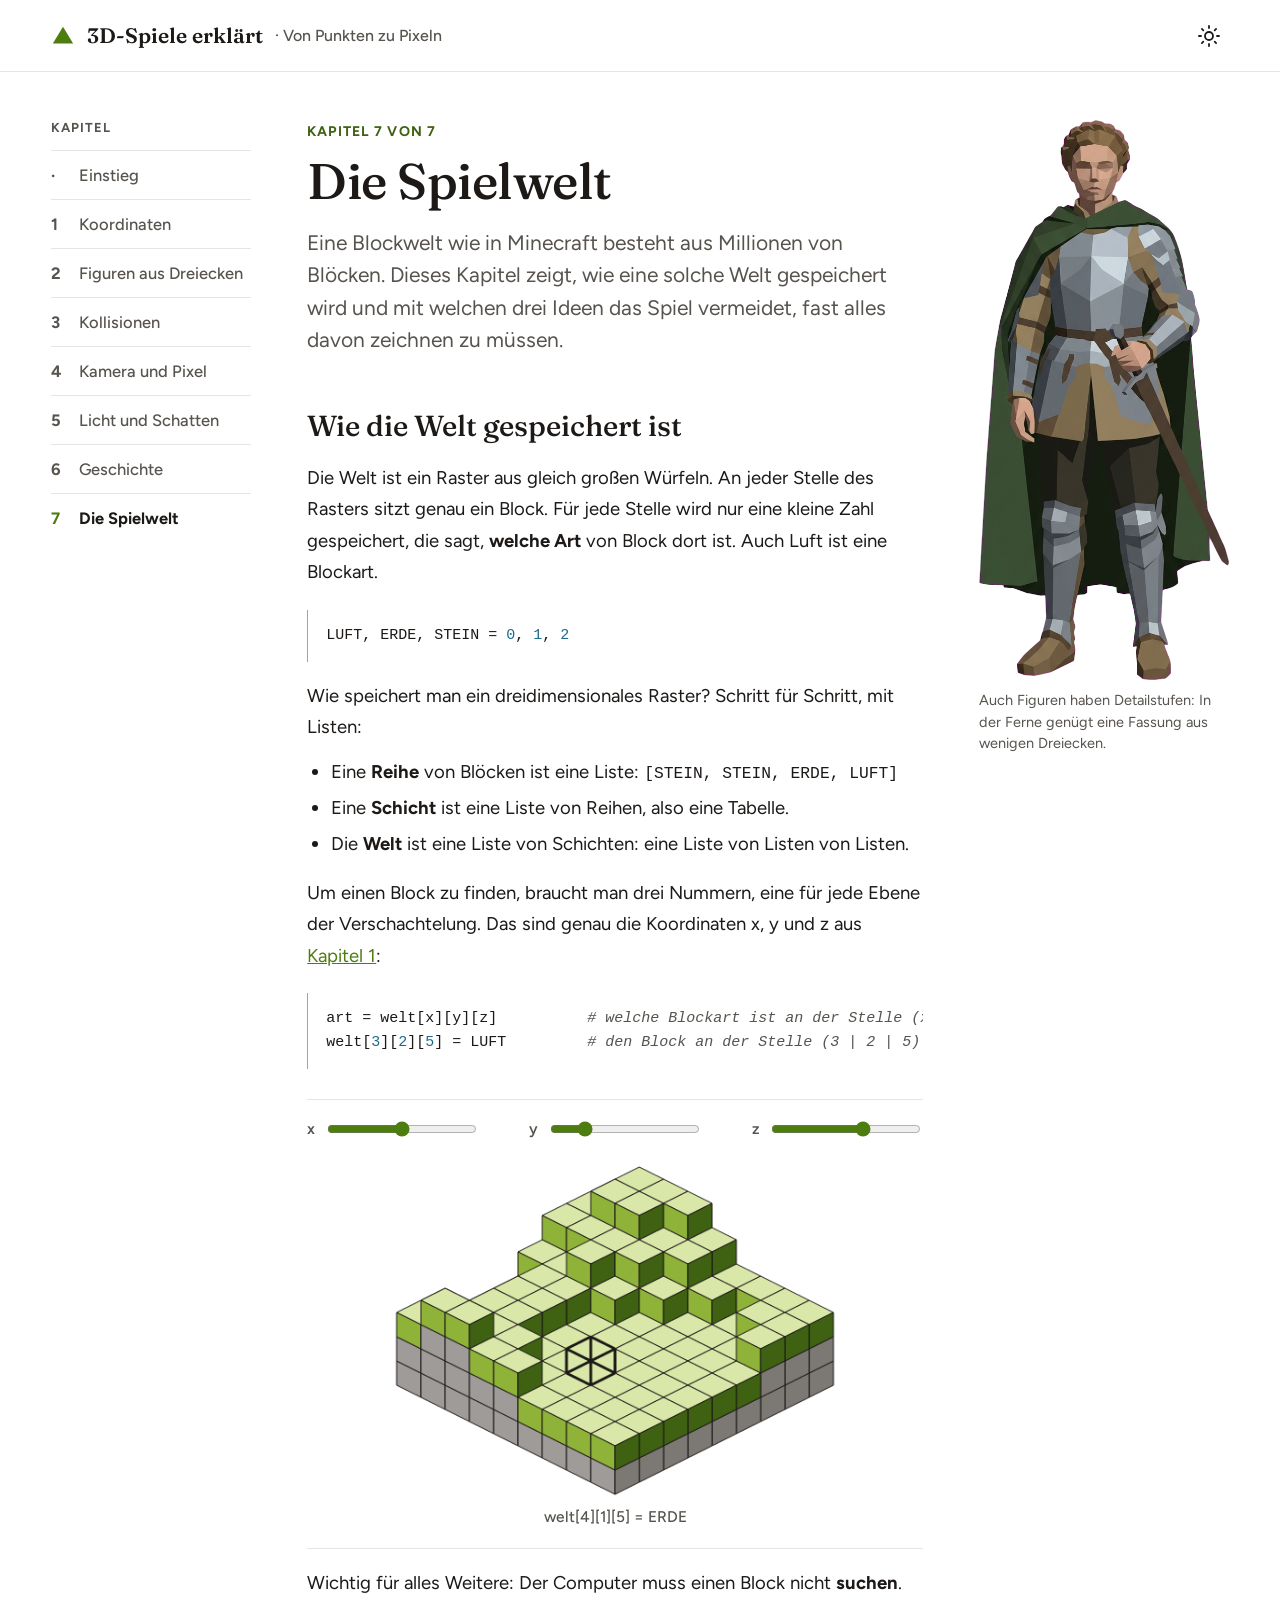
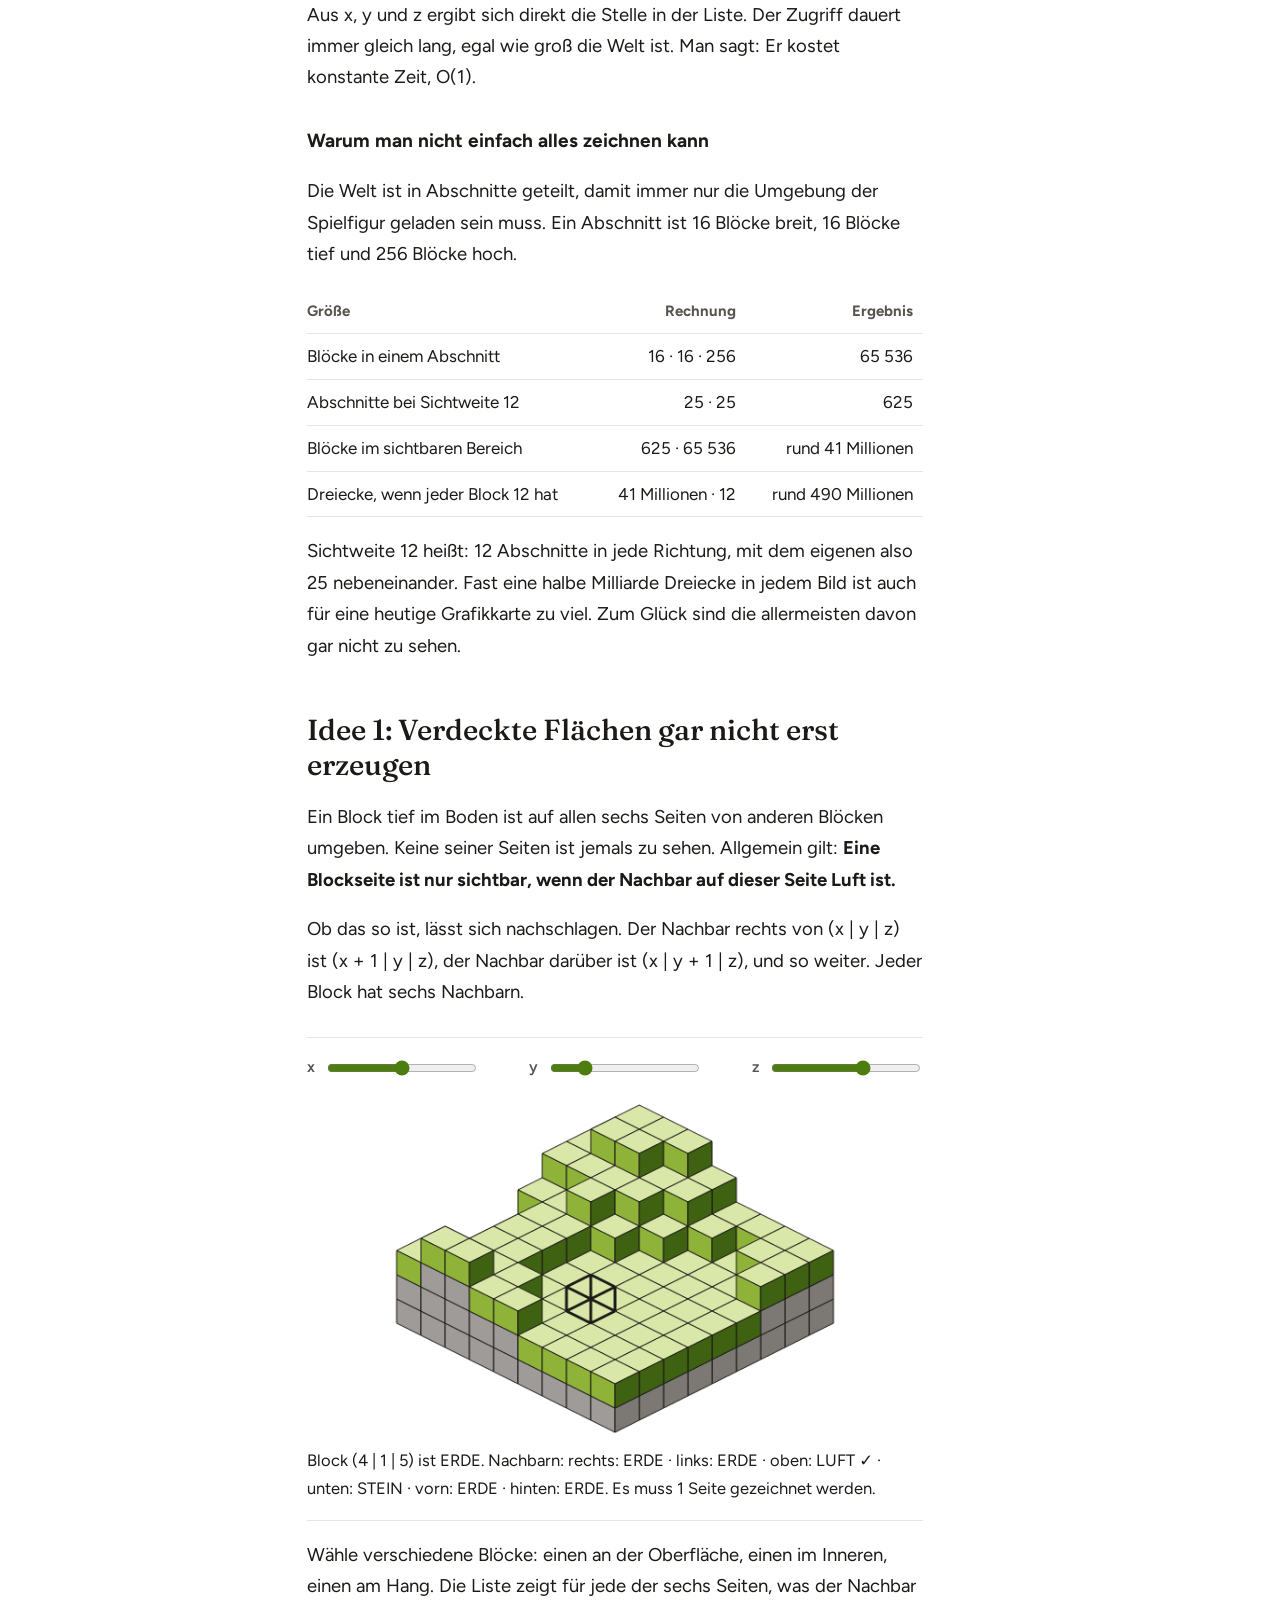
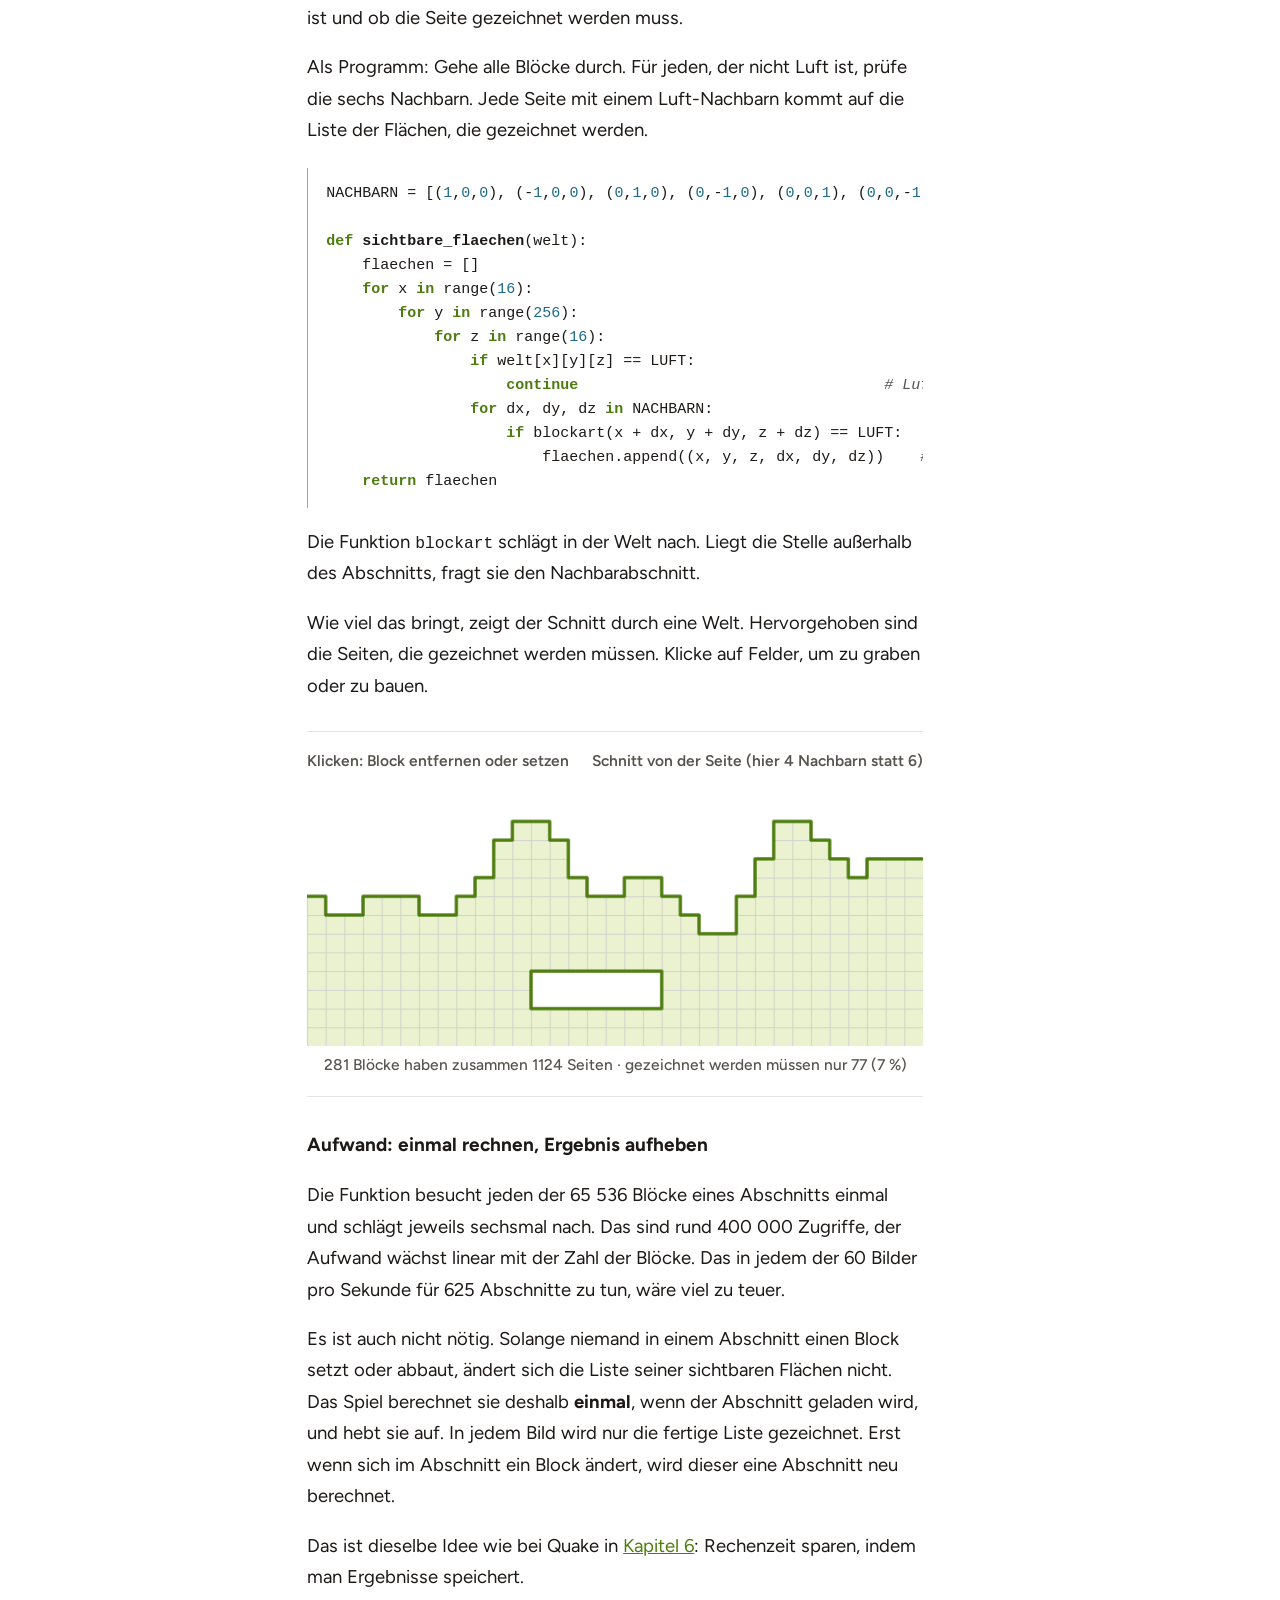
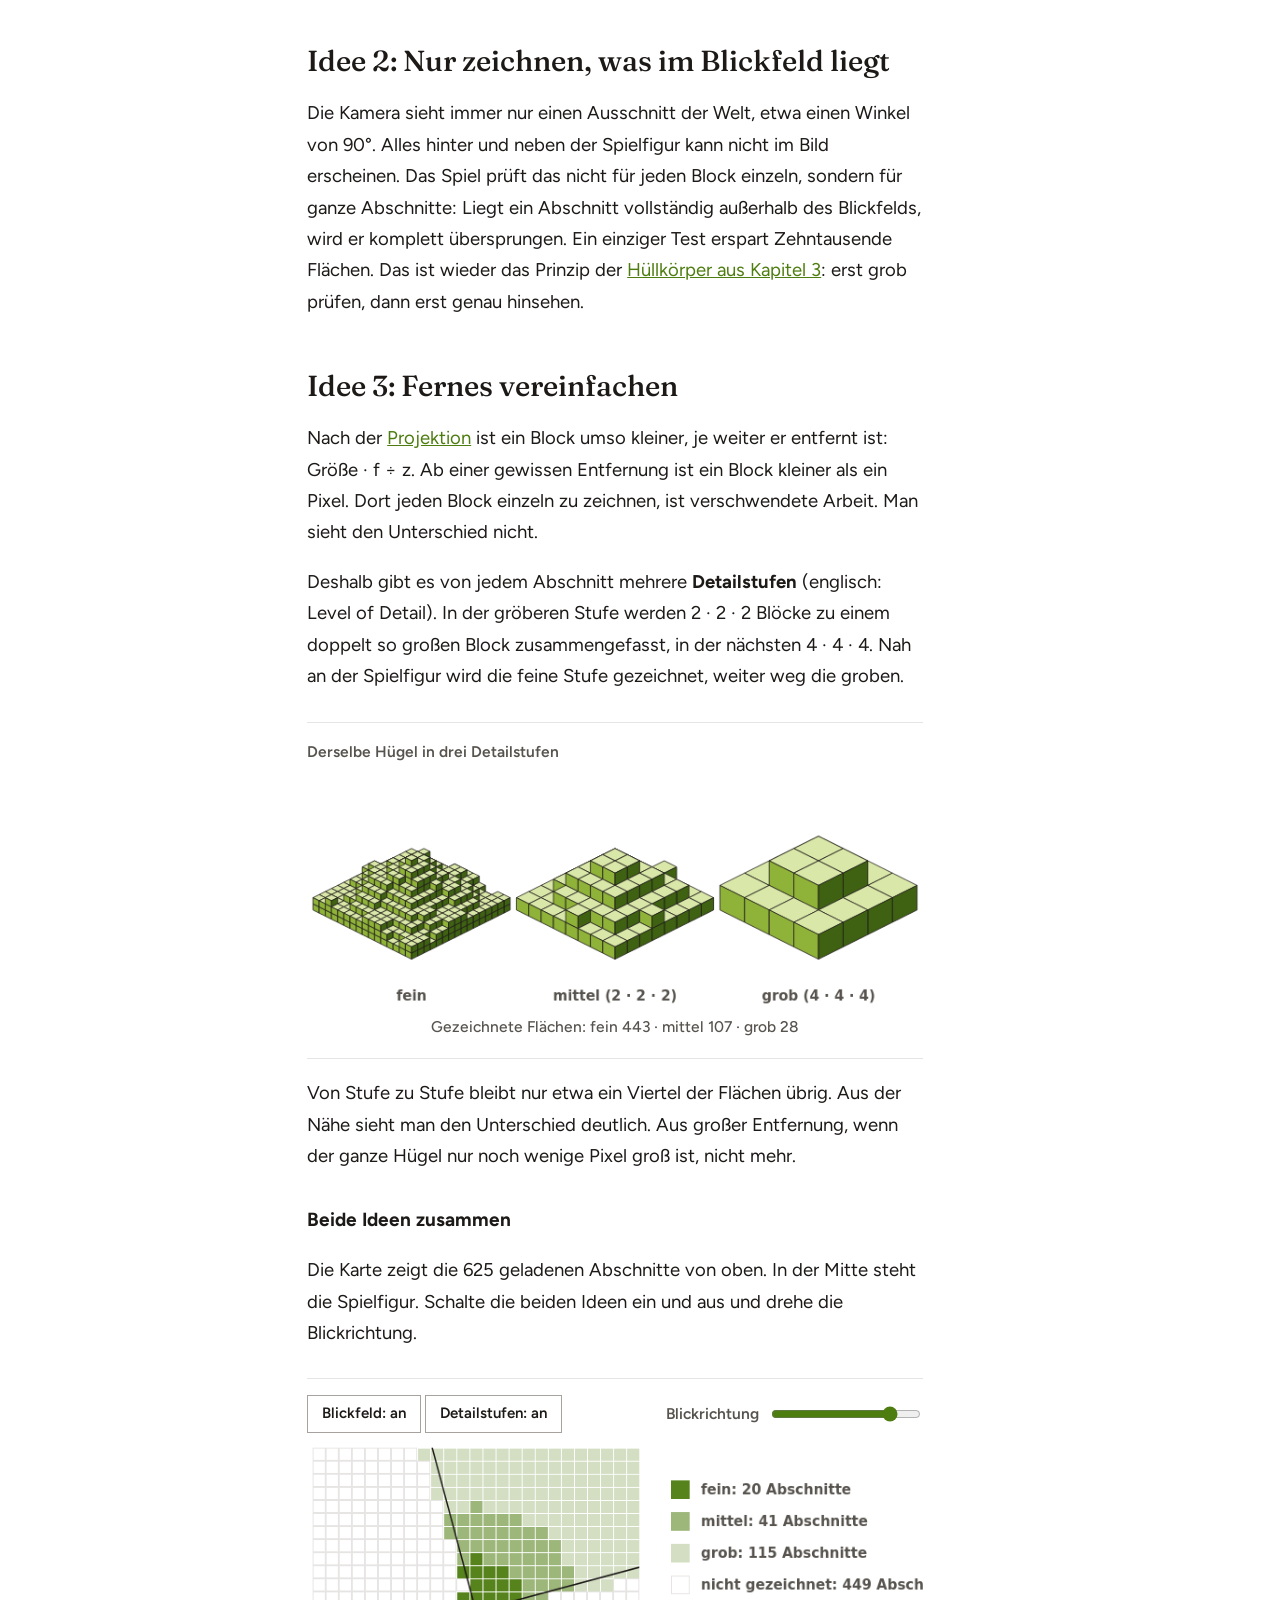
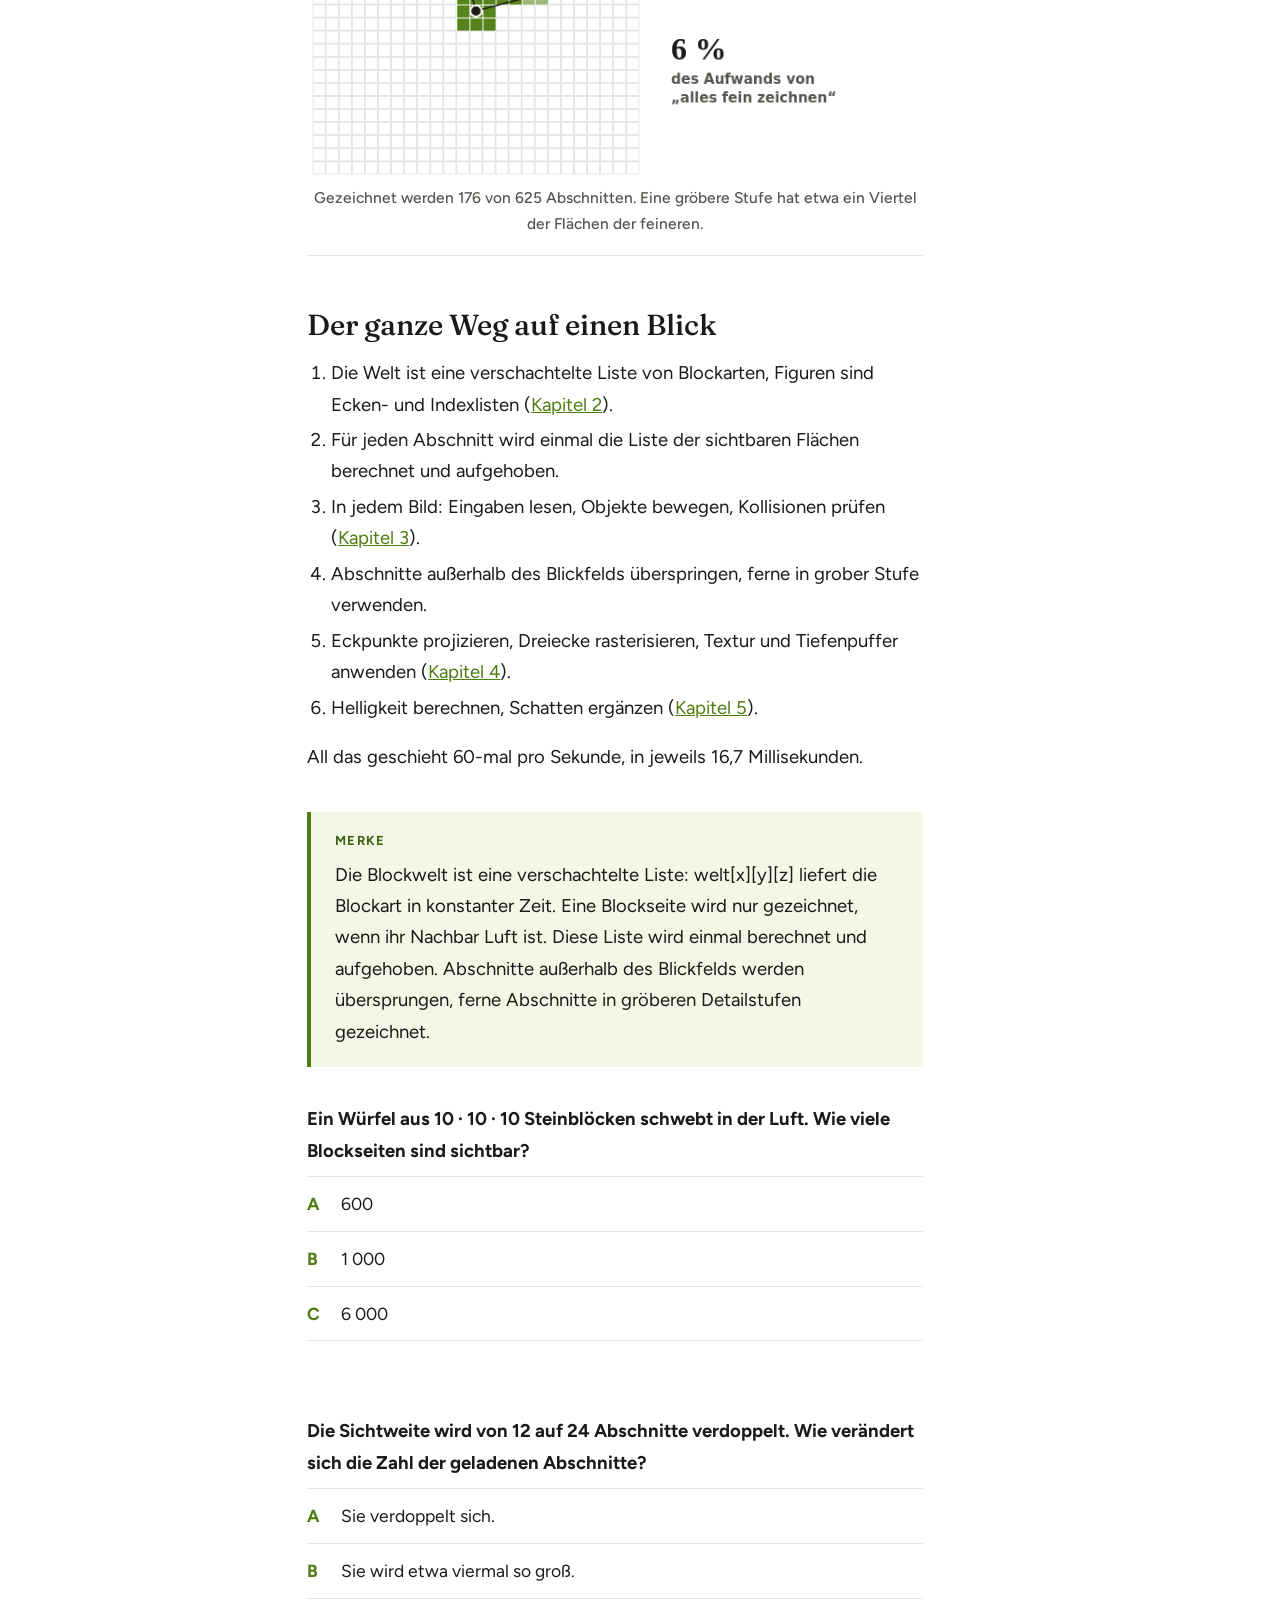
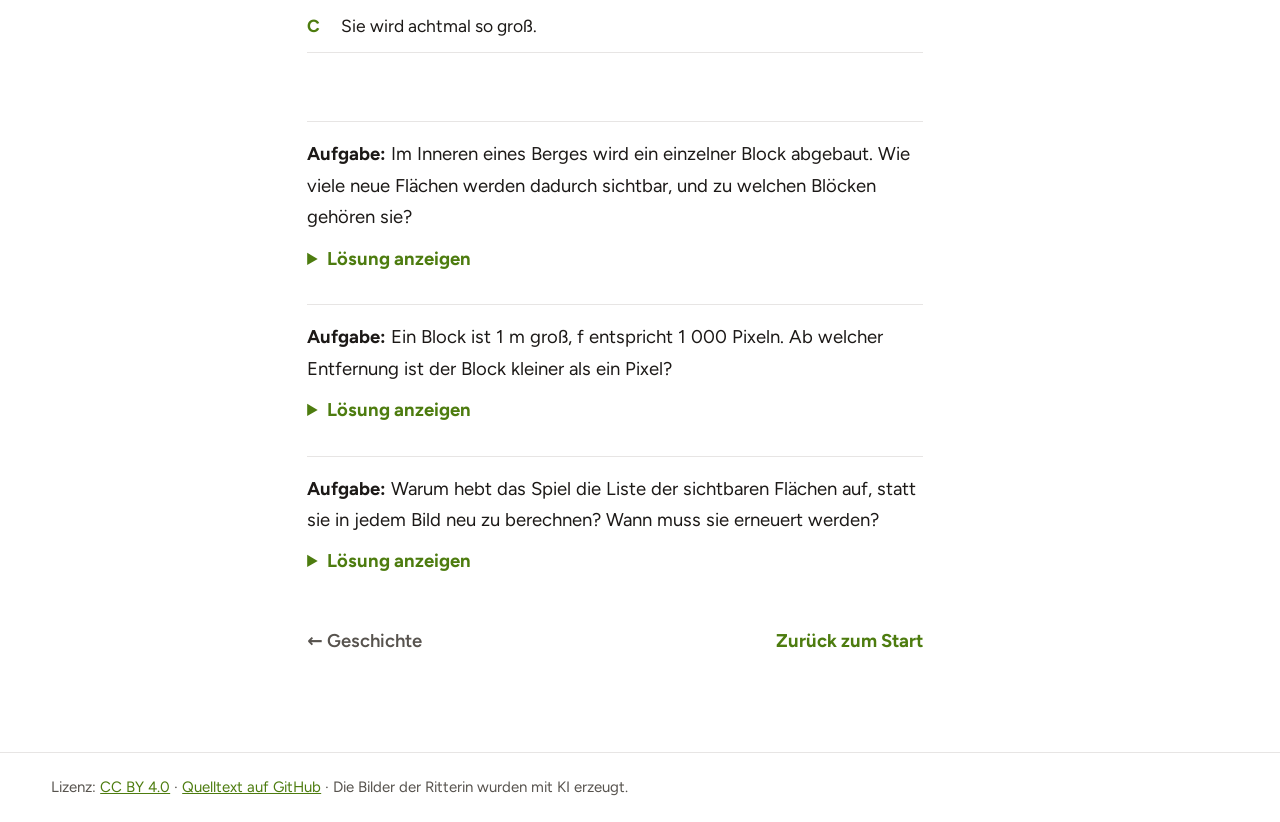
<file: 07-weltmodell.html>
<!doctype html>
<html lang="de">
<head>
<meta charset="utf-8">
<meta name="viewport" content="width=device-width,initial-scale=1">
<title>Die Spielwelt – 3D-Spiele erklärt</title>
<link rel="icon" href="favicon.svg" type="image/svg+xml">
<link rel="alternate icon" href="favicon.ico">
<link rel="stylesheet" href="style.css">
</head>
<body data-page="8" data-fig="img/s3-flaechen.png" data-cap="Auch Figuren haben Detailstufen: In der Ferne genügt eine Fassung aus wenigen Dreiecken.">
<main>
<div class="eyebrow">KAPITEL 7 VON 7</div>
<h1>Die Spielwelt</h1>
<p class="lead">Eine Blockwelt wie in Minecraft besteht aus Millionen von Blöcken. Dieses Kapitel zeigt, wie eine solche Welt gespeichert wird und mit welchen drei Ideen das Spiel vermeidet, fast alles davon zeichnen zu müssen.</p>

<h2 id="feld">Wie die Welt gespeichert ist</h2>
<p>Die Welt ist ein Raster aus gleich großen Würfeln. An jeder Stelle des Rasters sitzt genau ein Block. Für jede Stelle wird nur eine kleine Zahl gespeichert, die sagt, <b>welche Art</b> von Block dort ist. Auch Luft ist eine Blockart.</p>
<pre><code>LUFT, ERDE, STEIN = <span class="hn">0</span>, <span class="hn">1</span>, <span class="hn">2</span></code></pre>
<p>Wie speichert man ein dreidimensionales Raster? Schritt für Schritt, mit Listen:</p>
<ul><li>Eine <b>Reihe</b> von Blöcken ist eine Liste: <code>[STEIN, STEIN, ERDE, LUFT]</code></li>
<li>Eine <b>Schicht</b> ist eine Liste von Reihen, also eine Tabelle.</li>
<li>Die <b>Welt</b> ist eine Liste von Schichten: eine Liste von Listen von Listen.</li></ul>
<p>Um einen Block zu finden, braucht man drei Nummern, eine für jede Ebene der Verschachtelung. Das sind genau die Koordinaten x, y und z aus <a href="01-koordinaten.html">Kapitel 1</a>:</p>
<pre><code>art = welt[x][y][z]          <span class="hc"># welche Blockart ist an der Stelle (x | y | z)?</span>
welt[<span class="hn">3</span>][<span class="hn">2</span>][<span class="hn">5</span>] = LUFT         <span class="hc"># den Block an der Stelle (3 | 2 | 5) abbauen</span></code></pre>
<div class="demo">
 <div class="bar"><label class="sl">x <input id="ix" type="range" min="0" max="8" value="4"></label><label class="sl">y <input id="iy" type="range" min="0" max="5" value="2"></label><label class="sl">z <input id="iz" type="range" min="0" max="8" value="5"></label></div>
 <canvas id="i1" role="img" aria-label="Kleine Blockwelt, ein Block ist markiert"></canvas>
 <div class="info" id="i1i"></div>
</div>
<p>Wichtig für alles Weitere: Der Computer muss einen Block nicht <b>suchen</b>. Aus x, y und z ergibt sich direkt die Stelle in der Liste. Der Zugriff dauert immer gleich lang, egal wie groß die Welt ist. Man sagt: Er kostet konstante Zeit, O(1).</p>

<h3>Warum man nicht einfach alles zeichnen kann</h3>
<p>Die Welt ist in Abschnitte geteilt, damit immer nur die Umgebung der Spielfigur geladen sein muss. Ein Abschnitt ist 16 Blöcke breit, 16 Blöcke tief und 256 Blöcke hoch.</p>
<table><tr><th>Größe</th><th>Rechnung</th><th>Ergebnis</th></tr>
<tr><td>Blöcke in einem Abschnitt</td><td>16 · 16 · 256</td><td>65 536</td></tr>
<tr><td>Abschnitte bei Sichtweite 12</td><td>25 · 25</td><td>625</td></tr>
<tr><td>Blöcke im sichtbaren Bereich</td><td>625 · 65 536</td><td>rund 41 Millionen</td></tr>
<tr><td>Dreiecke, wenn jeder Block 12 hat</td><td>41 Millionen · 12</td><td>rund 490 Millionen</td></tr></table>
<p>Sichtweite 12 heißt: 12 Abschnitte in jede Richtung, mit dem eigenen also 25 nebeneinander. Fast eine halbe Milliarde Dreiecke in jedem Bild ist auch für eine heutige Grafikkarte zu viel. Zum Glück sind die allermeisten davon gar nicht zu sehen.</p>

<h2 id="flaechen">Idee 1: Verdeckte Flächen gar nicht erst erzeugen</h2>
<p>Ein Block tief im Boden ist auf allen sechs Seiten von anderen Blöcken umgeben. Keine seiner Seiten ist jemals zu sehen. Allgemein gilt: <b>Eine Blockseite ist nur sichtbar, wenn der Nachbar auf dieser Seite Luft ist.</b></p>
<p>Ob das so ist, lässt sich nachschlagen. Der Nachbar rechts von (x | y | z) ist (x + 1 | y | z), der Nachbar darüber ist (x | y + 1 | z), und so weiter. Jeder Block hat sechs Nachbarn.</p>
<div class="demo">
 <div class="bar"><label class="sl">x <input id="jx" type="range" min="0" max="8" value="4"></label><label class="sl">y <input id="jy" type="range" min="0" max="5" value="2"></label><label class="sl">z <input id="jz" type="range" min="0" max="8" value="5"></label></div>
 <canvas id="i2" role="img" aria-label="Blockwelt, für einen Block werden die sechs Nachbarn geprüft"></canvas>
 <div class="step" id="i2i"></div>
</div>
<p>Wähle verschiedene Blöcke: einen an der Oberfläche, einen im Inneren, einen am Hang. Die Liste zeigt für jede der sechs Seiten, was der Nachbar ist und ob die Seite gezeichnet werden muss.</p>
<p>Als Programm: Gehe alle Blöcke durch. Für jeden, der nicht Luft ist, prüfe die sechs Nachbarn. Jede Seite mit einem Luft-Nachbarn kommt auf die Liste der Flächen, die gezeichnet werden.</p>
<pre><code>NACHBARN = [(<span class="hn">1</span>,<span class="hn">0</span>,<span class="hn">0</span>), (-<span class="hn">1</span>,<span class="hn">0</span>,<span class="hn">0</span>), (<span class="hn">0</span>,<span class="hn">1</span>,<span class="hn">0</span>), (<span class="hn">0</span>,-<span class="hn">1</span>,<span class="hn">0</span>), (<span class="hn">0</span>,<span class="hn">0</span>,<span class="hn">1</span>), (<span class="hn">0</span>,<span class="hn">0</span>,-<span class="hn">1</span>)]

<span class="hk">def</span> <span class="hd">sichtbare_flaechen</span>(welt):
    flaechen = []
    <span class="hk">for</span> x <span class="hk">in</span> range(<span class="hn">16</span>):
        <span class="hk">for</span> y <span class="hk">in</span> range(<span class="hn">256</span>):
            <span class="hk">for</span> z <span class="hk">in</span> range(<span class="hn">16</span>):
                <span class="hk">if</span> welt[x][y][z] == LUFT:
                    <span class="hk">continue</span>                                  <span class="hc"># Luft hat keine Seiten</span>
                <span class="hk">for</span> dx, dy, dz <span class="hk">in</span> NACHBARN:
                    <span class="hk">if</span> blockart(x + dx, y + dy, z + dz) == LUFT:
                        flaechen.append((x, y, z, dx, dy, dz))    <span class="hc"># diese Seite ist sichtbar</span>
    <span class="hk">return</span> flaechen</code></pre>
<p>Die Funktion <code>blockart</code> schlägt in der Welt nach. Liegt die Stelle außerhalb des Abschnitts, fragt sie den Nachbarabschnitt.</p>
<p>Wie viel das bringt, zeigt der Schnitt durch eine Welt. Hervorgehoben sind die Seiten, die gezeichnet werden müssen. Klicke auf Felder, um zu graben oder zu bauen.</p>
<div class="demo">
 <div class="bar"><span>Klicken: Block entfernen oder setzen</span><span>Schnitt von der Seite (hier 4 Nachbarn statt 6)</span></div>
 <canvas id="f" role="img" aria-label="Schnitt durch eine Blockwelt mit sichtbaren Flächen"></canvas>
 <div class="info" id="finfo"></div>
</div>
<h3>Aufwand: einmal rechnen, Ergebnis aufheben</h3>
<p>Die Funktion besucht jeden der 65 536 Blöcke eines Abschnitts einmal und schlägt jeweils sechsmal nach. Das sind rund 400 000 Zugriffe, der Aufwand wächst linear mit der Zahl der Blöcke. Das in jedem der 60 Bilder pro Sekunde für 625 Abschnitte zu tun, wäre viel zu teuer.</p>
<p>Es ist auch nicht nötig. Solange niemand in einem Abschnitt einen Block setzt oder abbaut, ändert sich die Liste seiner sichtbaren Flächen nicht. Das Spiel berechnet sie deshalb <b>einmal</b>, wenn der Abschnitt geladen wird, und hebt sie auf. In jedem Bild wird nur die fertige Liste gezeichnet. Erst wenn sich im Abschnitt ein Block ändert, wird dieser eine Abschnitt neu berechnet.</p>
<p>Das ist dieselbe Idee wie bei Quake in <a href="06-geschichte.html">Kapitel 6</a>: Rechenzeit sparen, indem man Ergebnisse speichert.</p>

<h2 id="blickfeld">Idee 2: Nur zeichnen, was im Blickfeld liegt</h2>
<p>Die Kamera sieht immer nur einen Ausschnitt der Welt, etwa einen Winkel von 90°. Alles hinter und neben der Spielfigur kann nicht im Bild erscheinen. Das Spiel prüft das nicht für jeden Block einzeln, sondern für ganze Abschnitte: Liegt ein Abschnitt vollständig außerhalb des Blickfelds, wird er komplett übersprungen. Ein einziger Test erspart Zehntausende Flächen. Das ist wieder das Prinzip der <a href="03-kollision.html#huellkoerper">Hüllkörper aus Kapitel 3</a>: erst grob prüfen, dann erst genau hinsehen.</p>

<h2 id="detail">Idee 3: Fernes vereinfachen</h2>
<p>Nach der <a href="04-kamera.html#projektion">Projektion</a> ist ein Block umso kleiner, je weiter er entfernt ist: Größe · f ÷ z. Ab einer gewissen Entfernung ist ein Block kleiner als ein Pixel. Dort jeden Block einzeln zu zeichnen, ist verschwendete Arbeit. Man sieht den Unterschied nicht.</p>
<p>Deshalb gibt es von jedem Abschnitt mehrere <b>Detailstufen</b> (englisch: Level of Detail). In der gröberen Stufe werden 2 · 2 · 2 Blöcke zu einem doppelt so großen Block zusammengefasst, in der nächsten 4 · 4 · 4. Nah an der Spielfigur wird die feine Stufe gezeichnet, weiter weg die groben.</p>
<div class="demo">
 <div class="bar"><span>Derselbe Hügel in drei Detailstufen</span></div>
 <canvas id="lod" role="img" aria-label="Ein Hügel in feiner, mittlerer und grober Darstellung"></canvas>
 <div class="info" id="lodi"></div>
</div>
<p>Von Stufe zu Stufe bleibt nur etwa ein Viertel der Flächen übrig. Aus der Nähe sieht man den Unterschied deutlich. Aus großer Entfernung, wenn der ganze Hügel nur noch wenige Pixel groß ist, nicht mehr.</p>

<h3>Beide Ideen zusammen</h3>
<p>Die Karte zeigt die 625 geladenen Abschnitte von oben. In der Mitte steht die Spielfigur. Schalte die beiden Ideen ein und aus und drehe die Blickrichtung.</p>
<div class="demo">
 <div class="bar"><span><button class="btn" id="cb1">Blickfeld: an</button> <button class="btn" id="cb2">Detailstufen: an</button></span><label class="sl">Blickrichtung <input id="ca" type="range" min="0" max="360" value="300"></label></div>
 <canvas id="ch" role="img" aria-label="Abschnitte von oben, eingefärbt nach Detailstufe"></canvas>
 <div class="info" id="chi"></div>
</div>

<h2>Der ganze Weg auf einen Blick</h2>
<ol><li>Die Welt ist eine verschachtelte Liste von Blockarten, Figuren sind Ecken- und Indexlisten (<a href="02-figuren.html">Kapitel 2</a>).</li>
<li>Für jeden Abschnitt wird einmal die Liste der sichtbaren Flächen berechnet und aufgehoben.</li>
<li>In jedem Bild: Eingaben lesen, Objekte bewegen, Kollisionen prüfen (<a href="03-kollision.html">Kapitel 3</a>).</li>
<li>Abschnitte außerhalb des Blickfelds überspringen, ferne in grober Stufe verwenden.</li>
<li>Eckpunkte projizieren, Dreiecke rasterisieren, Textur und Tiefenpuffer anwenden (<a href="04-kamera.html">Kapitel 4</a>).</li>
<li>Helligkeit berechnen, Schatten ergänzen (<a href="05-licht.html">Kapitel 5</a>).</li></ol>
<p>All das geschieht 60-mal pro Sekunde, in jeweils 16,7 Millisekunden.</p>

<div class="merke"><div class="mt">Merke</div>Die Blockwelt ist eine verschachtelte Liste: welt[x][y][z] liefert die Blockart in konstanter Zeit. Eine Blockseite wird nur gezeichnet, wenn ihr Nachbar Luft ist. Diese Liste wird einmal berechnet und aufgehoben. Abschnitte außerhalb des Blickfelds werden übersprungen, ferne Abschnitte in gröberen Detailstufen gezeichnet.</div>
<div class="quiz" data-q="Ein Würfel aus 10 · 10 · 10 Steinblöcken schwebt in der Luft. Wie viele Blockseiten sind sichtbar?" data-c="0" data-why="Nur die Außenseiten: 6 Seiten mit je 10 · 10 = 100 Flächen. Insgesamt hätten die 1 000 Blöcke 6 000 Seiten."><ul><li>600</li><li>1 000</li><li>6 000</li></ul></div><div class="quiz" data-q="Die Sichtweite wird von 12 auf 24 Abschnitte verdoppelt. Wie verändert sich die Zahl der geladenen Abschnitte?" data-c="1" data-why="Aus 25 · 25 = 625 werden 49 · 49 = 2 401, also knapp das Vierfache."><ul><li>Sie verdoppelt sich.</li><li>Sie wird etwa viermal so groß.</li><li>Sie wird achtmal so groß.</li></ul></div><div class="aufgabe"><p><b>Aufgabe:</b> Im Inneren eines Berges wird ein einzelner Block abgebaut. Wie viele neue Flächen werden dadurch sichtbar, und zu welchen Blöcken gehören sie?</p><details><summary>Lösung anzeigen</summary><p>Sechs. Der abgebaute Block ist jetzt Luft. Jeder seiner sechs Nachbarn hat damit auf der ihm zugewandten Seite einen Luft-Nachbarn, also eine sichtbare Seite.</p></details></div><div class="aufgabe"><p><b>Aufgabe:</b> Ein Block ist 1 m groß, f entspricht 1 000 Pixeln. Ab welcher Entfernung ist der Block kleiner als ein Pixel?</p><details><summary>Lösung anzeigen</summary><p>Größe auf dem Bildschirm = 1 · 1 000 ÷ z Pixel. Das ist kleiner als 1, wenn z größer als 1 000 m ist. Schon bei 500 m ist der Block nur 2 Pixel groß.</p></details></div><div class="aufgabe"><p><b>Aufgabe:</b> Warum hebt das Spiel die Liste der sichtbaren Flächen auf, statt sie in jedem Bild neu zu berechnen? Wann muss sie erneuert werden?</p><details><summary>Lösung anzeigen</summary><p>Die Berechnung besucht alle 65 536 Blöcke des Abschnitts. Das Ergebnis ändert sich aber nur, wenn ein Block gesetzt oder abgebaut wird. Dann wird der betroffene Abschnitt neu berechnet, und der Nachbarabschnitt auch, falls der Block am Rand liegt.</p></details></div>
</main>
<script src="js/mini3d.js"></script>
<script src="js/site.js"></script>
<script>
const $=i=>document.getElementById(i);
const DX=9,DY=6,DZ=9,hgt=(x,z)=>Math.max(2,Math.min(5,Math.round(2.6+1.3*Math.sin(x*.7+.4)+1.2*Math.cos(z*.6))));
const world=(x,y,z)=>(x<0||z<0||x>=DX||z>=DZ||y<0||y>=DY)?0:(y<hgt(x,z)-1?2:y===hgt(x,z)-1?1:0);
const NAMES=["LUFT","ERDE","STEIN","Weltboden"];
function pal(){const bg=M3D.css("--bg"),mu=M3D.css("--mu"),dark=M3D.hex(bg)[0]<128,st=[M3D.mix(mu,bg,.62),M3D.mix(mu,bg,.42),M3D.mix(mu,bg,.22)];
 return t=>t===1?[M3D.css("--c1"),M3D.css("--c2"),M3D.css("--c3")]:(dark?st.slice().reverse():st);}
function isoDemo(cid,pre,nb){const c=$(cid),W=660,H=370,ctx=M3D.setup(c,W,H),s=["x","y","z"].map(k=>$(pre+k));
 function draw(){ctx.clearRect(0,0,W,H);const m=s.map(e=>+e.value),t=world(...m);
  M3D.iso(ctx,world,[DX,DY,DZ],{ox:W/2,oy:132,s:26,pal:pal(),line:M3D.css("--ik"),mark:m,markCol:M3D.css("--tx")});
  if(!nb){$(cid+"i").textContent="welt["+m[0]+"]["+m[1]+"]["+m[2]+"] = "+NAMES[t];return;}
  if(!t){$(cid+"i").textContent="An der Stelle ("+m.join(" | ")+") ist Luft. Luft hat keine Seiten, es gibt nichts zu prüfen.";return;}
  let n=0;const rows=[["rechts",1,0,0],["links",-1,0,0],["oben",0,1,0],["unten",0,-1,0],["vorn",0,0,1],["hinten",0,0,-1]].map(([nm,dx,dy,dz])=>{const q=m[1]+dy<0?3:world(m[0]+dx,m[1]+dy,m[2]+dz);if(!q)n++;return nm+": "+NAMES[q]+(q?"":" ✓");});
  $(cid+"i").textContent="Block ("+m.join(" | ")+") ist "+NAMES[t]+". Nachbarn: "+rows.join(" · ")+". Es "+(n===1?"muss 1 Seite":"müssen "+n+" Seiten")+" gezeichnet werden"+(n?".":": Der Block ist vollständig verdeckt.");}
 s[1].value=hgt(+s[0].value,+s[2].value)-1;s.forEach(e=>e.oninput=draw);M3D.onTheme(draw);draw();}
isoDemo("i1","i",false);isoDemo("i2","j",true);
(function(){ // Schnitt mit sichtbaren Flächen
const c=$("f"),N=33,M=14,S=20,W=N*S,H=M*S,ctx=M3D.setup(c,W,H),g=[];
for(let y=0;y<M;y++){g[y]=[];for(let x=0;x<N;x++){const top=Math.round(5+2*Math.sin(x*.4)+1.5*Math.sin(x*.9+1));g[y][x]=y>=top?1:0;}}
for(let x=12;x<19;x++){g[10][x]=0;g[11][x]=0;}
const at=(x,y)=>y<0?0:(x<0||x>=N||y>=M)?1:g[y][x];
function draw(){ctx.clearRect(0,0,W,H);const ac=M3D.css("--ac"),bg=M3D.css("--bg"),c1=M3D.css("--c1"),bd=M3D.css("--bd2");let b=0,k=0;
 for(let y=0;y<M;y++)for(let x=0;x<N;x++)if(g[y][x]){b++;ctx.fillStyle=M3D.mix(bg,c1,.55);ctx.fillRect(x*S,y*S,S,S);ctx.strokeStyle=M3D.mix(bg,bd,.5);ctx.lineWidth=1;ctx.strokeRect(x*S+.5,y*S+.5,S,S);}
 ctx.strokeStyle=ac;ctx.lineWidth=3.5;ctx.lineCap="round";ctx.beginPath();
 for(let y=0;y<M;y++)for(let x=0;x<N;x++)if(g[y][x]){
  if(!at(x,y-1)){k++;ctx.moveTo(x*S,y*S);ctx.lineTo(x*S+S,y*S);}if(!at(x,y+1)){k++;ctx.moveTo(x*S,y*S+S);ctx.lineTo(x*S+S,y*S+S);}
  if(!at(x-1,y)){k++;ctx.moveTo(x*S,y*S);ctx.lineTo(x*S,y*S+S);}if(!at(x+1,y)){k++;ctx.moveTo(x*S+S,y*S);ctx.lineTo(x*S+S,y*S+S);}}
 ctx.stroke();$("finfo").textContent=b+" Blöcke haben zusammen "+4*b+" Seiten · gezeichnet werden müssen nur "+k+" ("+Math.round(100*k/(4*b))+" %)";}
c.addEventListener("pointerdown",e=>{const p=M3D.pos(c,e),x=Math.floor(p.x/S),y=Math.floor(p.y/S);if(x>=0&&x<N&&y>=0&&y<M){g[y][x]^=1;draw();}});
M3D.onTheme(draw);draw();
})();
(function(){ // Detailstufen als Hügel
const c=$("lod"),W=660,H=250,ctx=M3D.setup(c,W,H),D=16,hh=(x,z)=>Math.max(1,Math.round(1.5+6.5*Math.exp(-((x-7.5)**2+(z-7.5)**2)/30)+.8*Math.sin(x*.9)*Math.cos(z*.8)));
function draw(){ctx.clearRect(0,0,W,H);const P=pal(),out=[];
 [1,2,4].forEach((k,i)=>{const n=D/k,H2=[];for(let X=0;X<n;X++){H2[X]=[];for(let Z=0;Z<n;Z++){let s=0;for(let a=0;a<k;a++)for(let b=0;b<k;b++)s+=hh(X*k+a,Z*k+b);H2[X][Z]=Math.max(1,Math.round(s/(k*k)/k));}}
  const get=(x,y,z)=>(x<0||z<0||x>=n||z>=n||y<0)?0:(y<H2[x][z]?1:0);
  const f=M3D.iso(ctx,get,[n,Math.ceil(9/k)+1,n],{ox:112+i*218,oy:92,s:6.6*k,pal:P,line:M3D.css("--ik"),lw:.8});out.push(f);});
 ctx.font=M3D.font(600);ctx.fillStyle=M3D.css("--mu");ctx.textAlign="center";["fein","mittel (2 · 2 · 2)","grob (4 · 4 · 4)"].forEach((t,i)=>ctx.fillText(t,112+i*218,H-8));ctx.textAlign="left";
 $("lodi").textContent="Gezeichnete Flächen: fein "+out[0]+" · mittel "+out[1]+" · grob "+out[2];}
M3D.onTheme(draw);draw();
})();
(function(){ // Abschnitte von oben
const c=$("ch"),N=25,S=14,W=660,H=N*S+10,ctx=M3D.setup(c,W,H),OX=6,OY=5,sl=$("ca");let fov=true,lod=true;
function draw(){ctx.clearRect(0,0,W,H);const a=+sl.value*Math.PI/180,d=[Math.cos(a),Math.sin(a)],ac=M3D.css("--ac"),bg=M3D.css("--bg"),bd=M3D.css("--bd"),tx=M3D.css("--tx"),mu=M3D.css("--mu");
 const lv=[M3D.mix(bg,ac,.95),M3D.mix(bg,ac,.55),M3D.mix(bg,ac,.25)],cnt=[0,0,0];let cost=0;
 for(let y=0;y<N;y++)for(let x=0;x<N;x++){const dx=x-12,dy=y-12,r=Math.hypot(dx,dy);let vis=true;
  if(fov&&r>1.5){vis=(dx*d[0]+dy*d[1])/r>=Math.cos(Math.PI/4)-.06;}
  const X=OX+x*S,Y=OY+y*S;if(!vis){ctx.strokeStyle=bd;ctx.lineWidth=1;ctx.strokeRect(X+.5,Y+.5,S-1,S-1);continue;}
  const l=!lod?0:r<=4?0:r<=8?1:2;cnt[l]++;cost+=[1,.25,.0625][l];ctx.fillStyle=lv[l];ctx.fillRect(X+1,Y+1,S-1,S-1);}
 const cx=OX+12.5*S,cy=OY+12.5*S;
 if(fov){ctx.strokeStyle=tx;ctx.lineWidth=1.5;ctx.beginPath();[-1,1].forEach(s=>{const b=a+s*Math.PI/4;ctx.moveTo(cx,cy);ctx.lineTo(cx+Math.cos(b)*S*17,cy+Math.sin(b)*S*17);});ctx.save();ctx.beginPath();ctx.rect(OX,OY,N*S,N*S);ctx.clip();ctx.beginPath();[-1,1].forEach(s=>{const b=a+s*Math.PI/4;ctx.moveTo(cx,cy);ctx.lineTo(cx+Math.cos(b)*S*20,cy+Math.sin(b)*S*20);});ctx.stroke();ctx.restore();}
 ctx.beginPath();ctx.arc(cx,cy,6,0,7);ctx.fillStyle=tx;ctx.fill();ctx.strokeStyle=bg;ctx.lineWidth=2;ctx.stroke();
 ctx.font=M3D.font(600);const LX=OX+N*S+34;[["fein",lv[0]],["mittel",lv[1]],["grob",lv[2]],["nicht gezeichnet",null]].forEach(([t,col],i)=>{const y=40+i*34;
  if(col){ctx.fillStyle=col;ctx.fillRect(LX,y,20,20);}else{ctx.strokeStyle=bd;ctx.lineWidth=1;ctx.strokeRect(LX+.5,y+.5,19,19);}
  ctx.fillStyle=mu;ctx.fillText(t+(i<3?": "+cnt[i]+" Abschnitte":": "+(N*N-cnt[0]-cnt[1]-cnt[2])+" Abschnitte"),LX+32,y+15);});
 ctx.fillStyle=tx;ctx.font="600 34px Fraunces,Georgia,serif";ctx.fillText(Math.round(cost/(N*N)*100)+" %",LX,232);ctx.font=M3D.font(600);ctx.fillStyle=mu;ctx.fillText("des Aufwands von",LX,258);ctx.fillText("„alles fein zeichnen“",LX,278);
 $("chi").textContent="Gezeichnet werden "+(cnt[0]+cnt[1]+cnt[2])+" von "+N*N+" Abschnitten. Eine gröbere Stufe hat etwa ein Viertel der Flächen der feineren.";
 $("cb1").textContent="Blickfeld: "+(fov?"an":"aus");$("cb2").textContent="Detailstufen: "+(lod?"an":"aus");}
sl.oninput=draw;$("cb1").onclick=()=>{fov=!fov;draw();};$("cb2").onclick=()=>{lod=!lod;draw();};M3D.onTheme(draw);draw();
})();
</script>
</body>
</html>
</file>
<file: style.css>
@font-face{font-family:"Figtree";src:url("fonts/figtree-latin-wght-normal.woff2") format("woff2");font-weight:300 900;font-display:swap}
@font-face{font-family:"Fraunces";src:url("fonts/fraunces-latin-wght-normal.woff2") format("woff2");font-weight:100 900;font-display:swap}
:root{
  --bg:#ffffff;--tx:#1c1917;--mu:#57534e;--bd:#e7e5e4;--bd2:#a8a29e;
  --ac:#4d7c0f;--act:#ffffff;--ac2:#3f6212;--c1:#d9e8a8;--c2:#8fb339;--c3:#3f6212;--ik:#1c1917;--ok:#4d7c0f;--no:#78716c;--hs:#8a6412;--hn:#1d6a8a;--tint:#f3f7e6;
  --serif:"Fraunces",Georgia,serif;--sans:"Figtree",system-ui,sans-serif;--mono:ui-monospace,"SF Mono",Menlo,Consolas,monospace;
}
:root[data-theme=dark]{
  --bg:#0a0a0a;--tx:#fafaf9;--mu:#d6d3d1;--bd:#2e2a27;--bd2:#78716c;
  --ac:#b5d36b;--act:#0a0a0a;--ac2:#c7dc8a;--c1:#d4e5a0;--c2:#a3c95a;--c3:#5e8a2a;--ik:#0a0a0a;--ok:#b5d36b;--no:#a8a29e;--hs:#e3c66b;--hn:#8fc7e0;--tint:#171c0d;
}
@media(prefers-color-scheme:dark){:root:not([data-theme=light]){
  --bg:#0a0a0a;--tx:#fafaf9;--mu:#d6d3d1;--bd:#2e2a27;--bd2:#78716c;
  --ac:#b5d36b;--act:#0a0a0a;--ac2:#c7dc8a;--c1:#d4e5a0;--c2:#a3c95a;--c3:#5e8a2a;--ik:#0a0a0a;--ok:#b5d36b;--no:#a8a29e;--hs:#e3c66b;--hn:#8fc7e0;--tint:#171c0d;}}
*{box-sizing:border-box}
html{color-scheme:light dark}
body{margin:0;background:var(--bg);color:var(--tx);font-family:var(--sans);font-size:18.5px;line-height:1.7}
a{color:var(--ac)}
header.top{display:flex;align-items:center;justify-content:space-between;padding:0 clamp(16px,4vw,56px);height:72px;border-bottom:1px solid var(--bd)}
header.top a.brand{display:flex;align-items:center;gap:12px;color:var(--tx);text-decoration:none;font-family:var(--serif);font-weight:600;font-size:21px}
header.top a.brand small{font-family:var(--sans);font-weight:500;color:var(--mu);font-size:16px}
#theme{background:none;border:0;color:var(--tx);cursor:pointer;padding:8px;display:flex}
details.mnav{display:none;border-bottom:1px solid var(--bd);padding:0 16px}
details.mnav summary{padding:14px 0;font-weight:700;cursor:pointer}
details.mnav a{display:block;padding:11px 0;border-top:1px solid var(--bd);color:var(--tx);text-decoration:none}
details.mnav a.cur{color:var(--ac);font-weight:700}
.layout{display:grid;grid-template-columns:200px minmax(0,700px) 250px;gap:56px;justify-content:center;padding:48px clamp(16px,4vw,56px) 96px}
nav.chapters{position:sticky;top:24px;align-self:start}
nav.chapters h2{font-family:var(--sans);font-size:13px;letter-spacing:.08em;color:var(--mu);margin:0 0 14px;font-weight:700}
nav.chapters a{display:flex;gap:12px;padding:10px 0;border-top:1px solid var(--bd);font-size:16.5px;font-weight:500;color:var(--mu);text-decoration:none}
nav.chapters a b{width:16px;font-weight:700}
nav.chapters a.cur{color:var(--tx);font-weight:700}
nav.chapters a.cur b{color:var(--ac)}
aside.fig{position:sticky;top:24px;align-self:start;margin:0}
aside.fig img{width:100%;height:auto;display:block}
aside.fig p{font-size:14.5px;line-height:1.5;color:var(--mu);margin:10px 0 0}
main{min-width:0}
.eyebrow{font-size:14px;font-weight:700;letter-spacing:.08em;color:var(--ac2)}
h1{margin:10px 0 0;font-family:var(--serif);font-size:clamp(34px,5vw,50px);line-height:1.1;font-weight:500;letter-spacing:-.01em}
h2{font-family:var(--serif);font-size:29px;font-weight:500;margin:52px 0 0;line-height:1.2}
h3{font-size:19px;font-weight:700;margin:32px 0 0}
p{margin:18px 0 0}
p.lead{color:var(--mu);font-size:21px;line-height:1.55}
p.formel{text-align:center;font-family:var(--serif);font-size:23px}
ol,ul{padding-left:24px;margin:14px 0 0}li{margin-top:4px}
code{font-family:var(--mono);font-size:.88em}
pre{margin:22px 0 0;padding:14px 0 14px 18px;border-left:1px solid var(--bd2);overflow-x:auto;font-family:var(--mono);font-size:15px;line-height:1.6;tab-size:4}
pre code{font-size:inherit}
table{border-collapse:collapse;margin:22px 0 0;width:100%;font-size:17px}
th,td{text-align:right;padding:8px 10px;border-bottom:1px solid var(--bd)}th{font-weight:700;color:var(--mu);font-size:15px}
th:first-child,td:first-child{text-align:left;padding-left:0}
.merke{margin-top:40px;background:var(--tint);border-left:4px solid var(--ac);padding:18px 24px 20px}
.merke .mt{font-size:13px;font-weight:700;letter-spacing:.1em;text-transform:uppercase;color:var(--ac2);margin-bottom:6px}
.demo{margin-top:30px;border-top:1px solid var(--bd);border-bottom:1px solid var(--bd);padding:16px 0 18px}
.demo .bar{display:flex;gap:10px 22px;flex-wrap:wrap;align-items:center;justify-content:space-between;font-size:15.5px;font-weight:600;color:var(--mu)}
.demo canvas{display:block;width:100%;height:auto;margin:10px auto 0;touch-action:none}
.demo .info{text-align:center;font-size:15.5px;font-weight:500;color:var(--mu);min-height:1.7em;margin-top:6px}
.tabs{display:flex;gap:22px;flex-wrap:wrap}
.tabs button{background:none;border:0;border-bottom:2px solid transparent;padding:0 0 3px;font:inherit;font-size:15.5px;font-weight:600;color:var(--mu);cursor:pointer}
.tabs button.on{color:var(--tx);border-color:var(--ac)}
label.sl{display:flex;gap:10px;align-items:center;font-size:15.5px;font-weight:600;color:var(--mu)}
input[type=range]{accent-color:var(--ac);width:150px}
.quiz{margin-top:36px}
.quiz .q{font-weight:700}
.quiz button{display:flex;gap:14px;width:100%;text-align:left;background:none;border:0;border-top:1px solid var(--bd);padding:12px 0;font:inherit;font-size:17.5px;color:var(--tx);cursor:pointer}
.quiz .q+button{margin-top:10px}
.quiz button:last-of-type{border-bottom:1px solid var(--bd)}
.quiz button i{font-style:normal;width:20px;font-weight:700;color:var(--ac);flex:none}
.quiz button.ok{color:var(--ok);font-weight:700}.quiz button.no{color:var(--no)}
.quiz .why{margin-top:10px;color:var(--mu);font-size:16.5px;min-height:1.7em}
.stufe{display:grid;grid-template-columns:minmax(0,1fr) 150px;gap:28px;border-top:1px solid var(--bd);padding:30px 0 34px;margin-top:34px}
.stufe h2{margin:6px 0 0}.stufe img{width:100%;height:auto}
.pager{display:flex;justify-content:space-between;gap:16px;margin-top:48px;font-weight:700}
.pager a{text-decoration:none}.pager a.prev{color:var(--mu);font-weight:600}
a.row{display:grid;grid-template-columns:34px 1fr;padding:14px 0;border-top:1px solid var(--bd);color:var(--tx);text-decoration:none}
a.row b{color:var(--ac)}a.row span{display:block;color:var(--mu);font-size:16.5px}a.row strong{font-weight:700}
a.row:last-child{border-bottom:1px solid var(--bd)}
footer{border-top:1px solid var(--bd);padding:22px clamp(16px,4vw,56px);color:var(--mu);font-size:15px}
@media(max-width:1180px){.layout{grid-template-columns:200px minmax(0,700px)}aside.fig{display:none}}
@media(max-width:860px){.layout{display:block;padding-top:28px}nav.chapters{display:none}details.mnav{display:block}
 header.top a.brand small{display:none}.stufe{grid-template-columns:1fr}.stufe img{max-width:130px;grid-row:1}}
.stufe.breit{grid-template-columns:minmax(0,1fr)}
.aufgabe{margin-top:30px;border-top:1px solid var(--bd);padding-top:16px}
.aufgabe p{margin:0}.aufgabe details{margin-top:10px}.aufgabe details p{margin-top:8px;color:var(--mu)}
.aufgabe summary{cursor:pointer;color:var(--ac);font-weight:700}
details.mehr{margin-top:24px;border-top:1px solid var(--bd);border-bottom:1px solid var(--bd);padding:12px 0}
details.mehr>summary{cursor:pointer;font-weight:700;color:var(--ac)}
.hk{color:var(--ac);font-weight:700}.hc{color:var(--mu);font-style:italic}.hs{color:var(--hs)}.hn{color:var(--hn)}.hd{font-weight:700}
.demo .btn{background:none;border:1px solid var(--bd2);color:var(--tx);font:inherit;font-size:15px;font-weight:600;padding:5px 14px;cursor:pointer}
.demo .btn:hover{border-color:var(--ac);color:var(--ac)}
.demo .step{font-size:16.5px;color:var(--tx);margin-top:10px;min-height:3.4em;text-align:left}
table.zahlen td:last-child,table.zahlen th:last-child{font-variant-numeric:tabular-nums}
h2[id],h3[id]{scroll-margin-top:20px}
</file>
